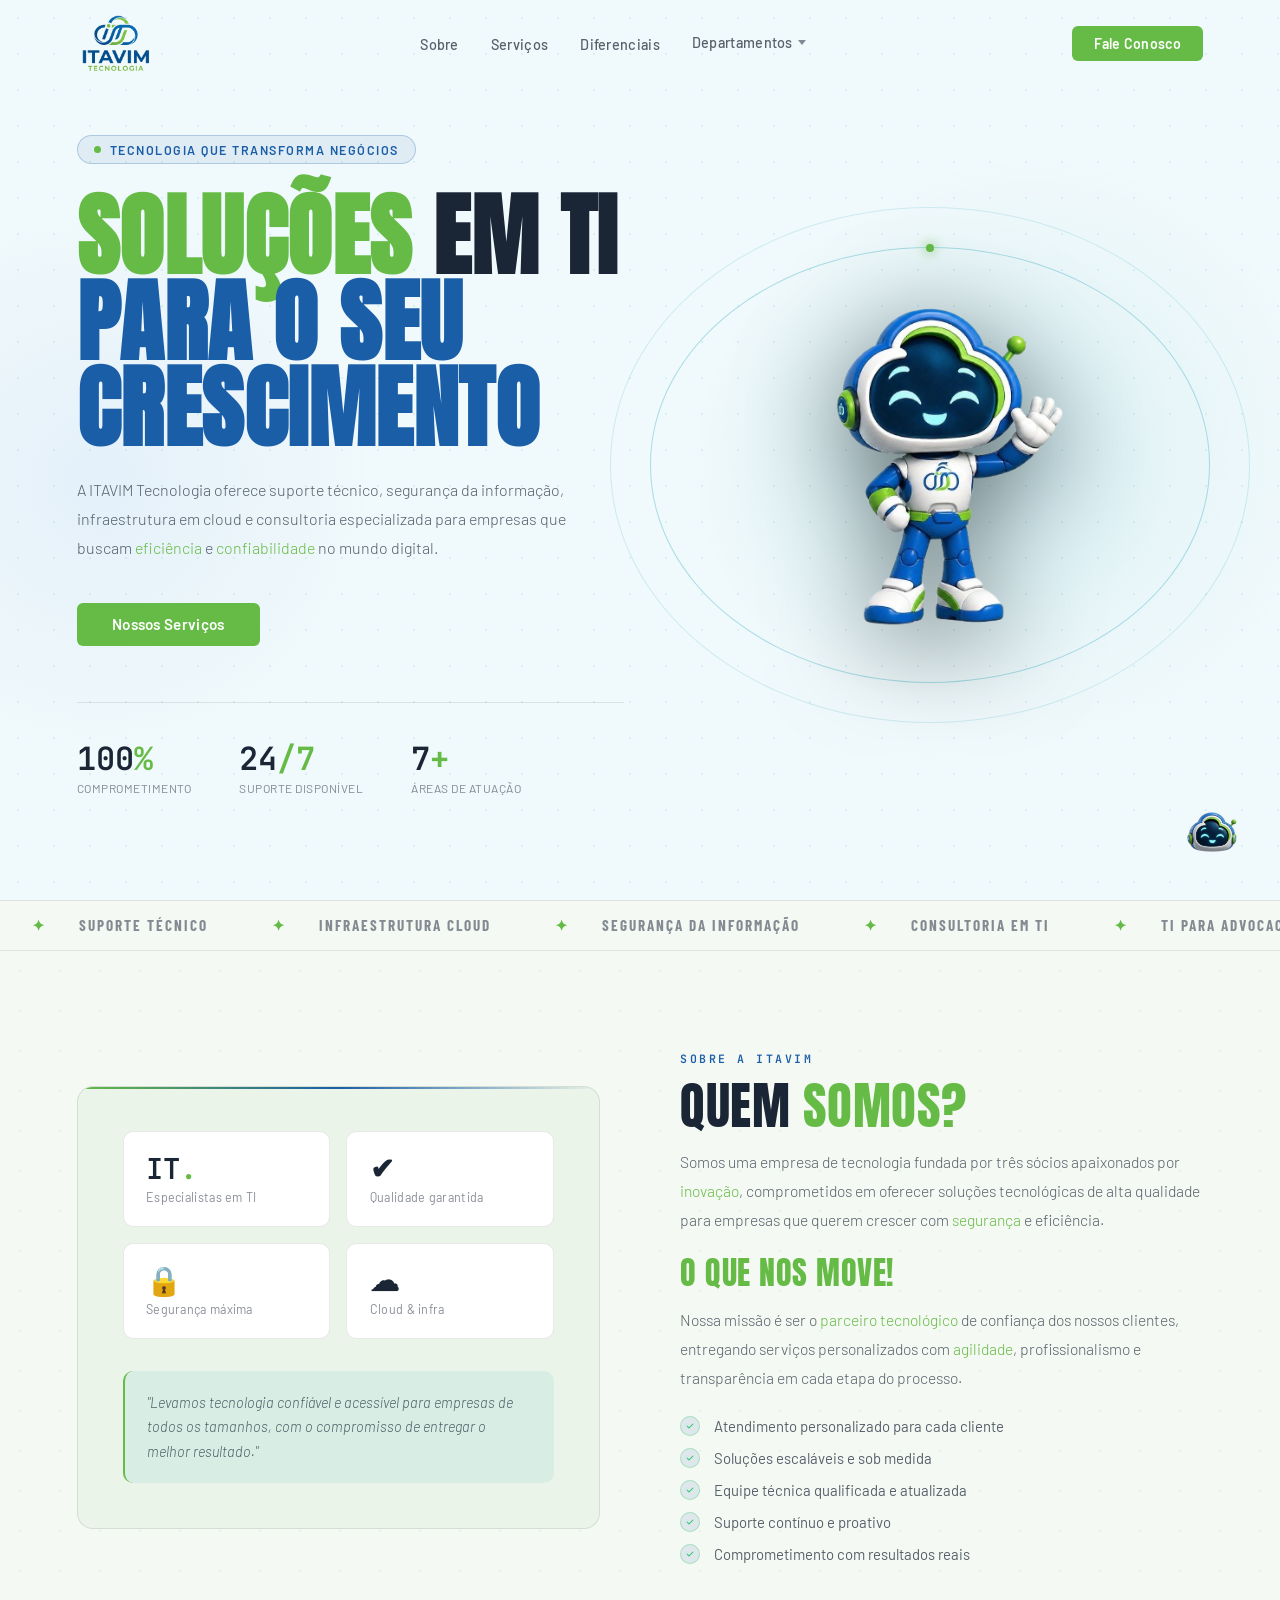
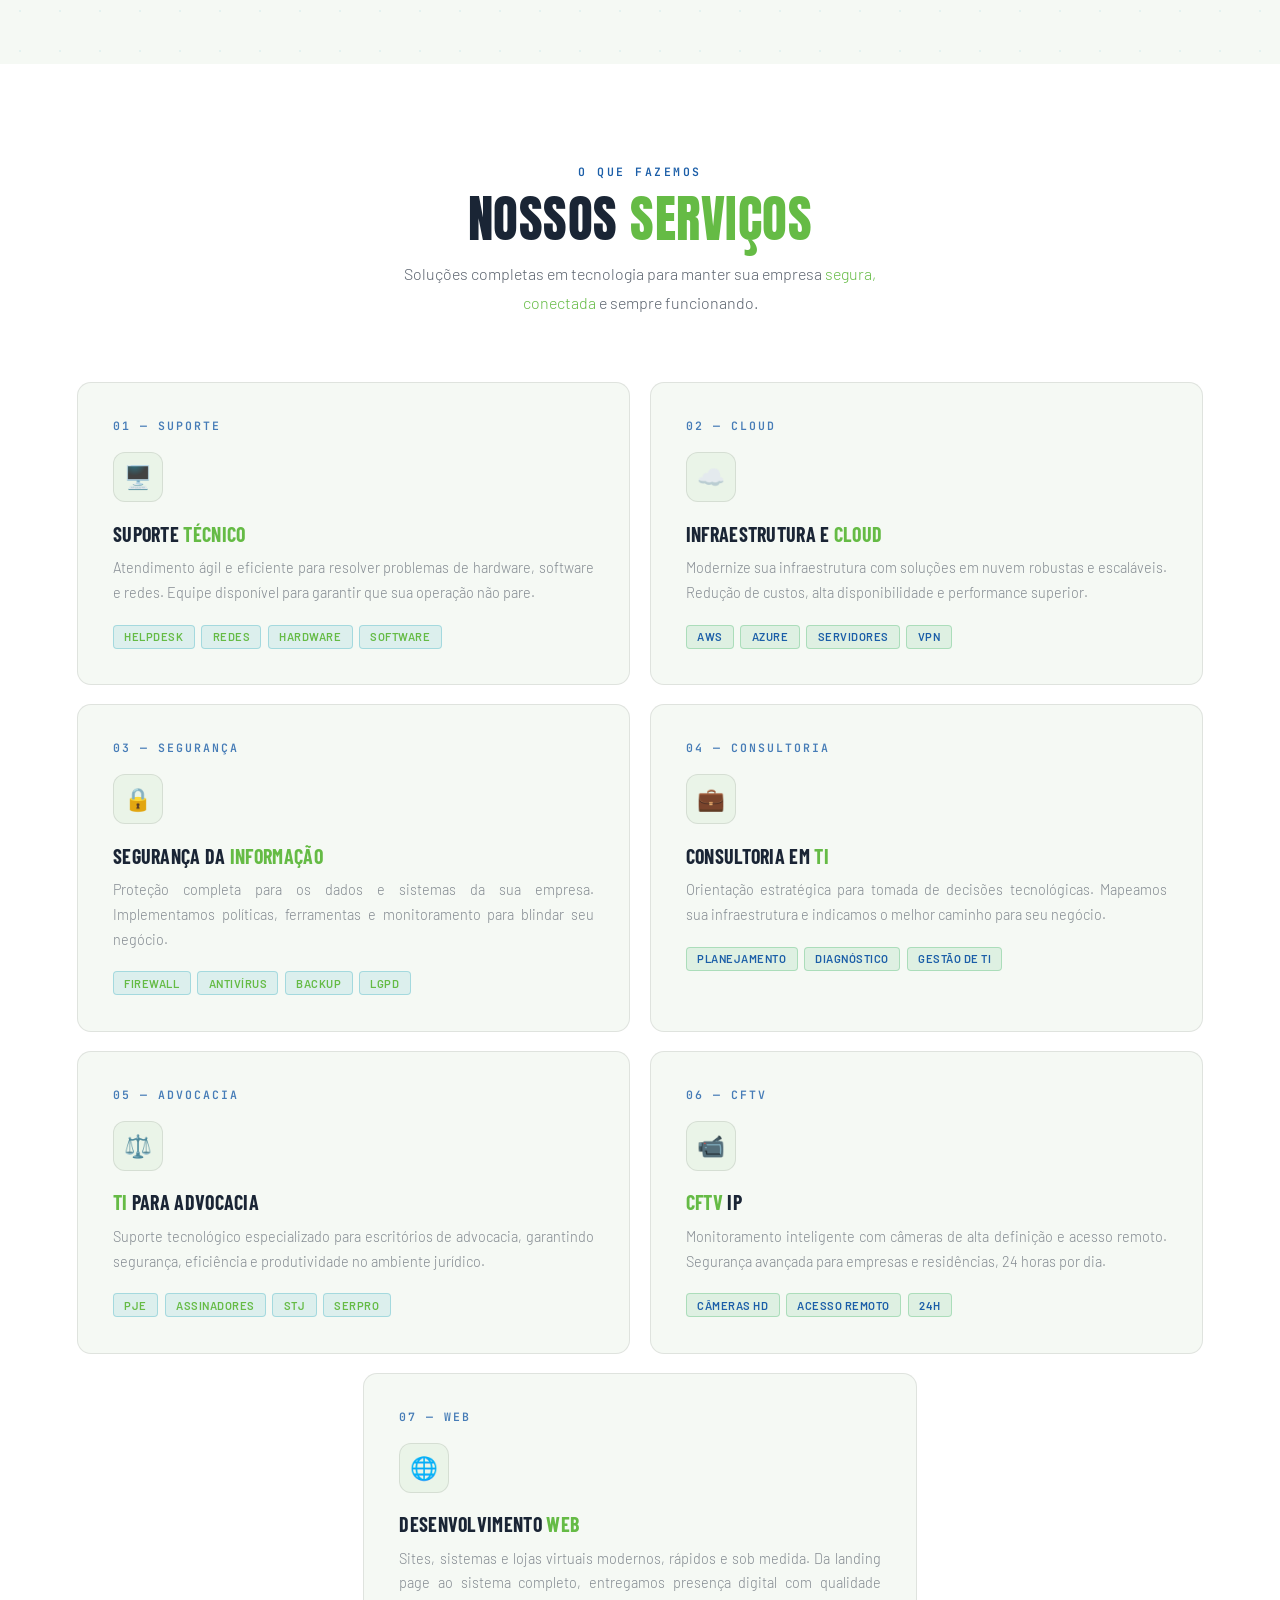
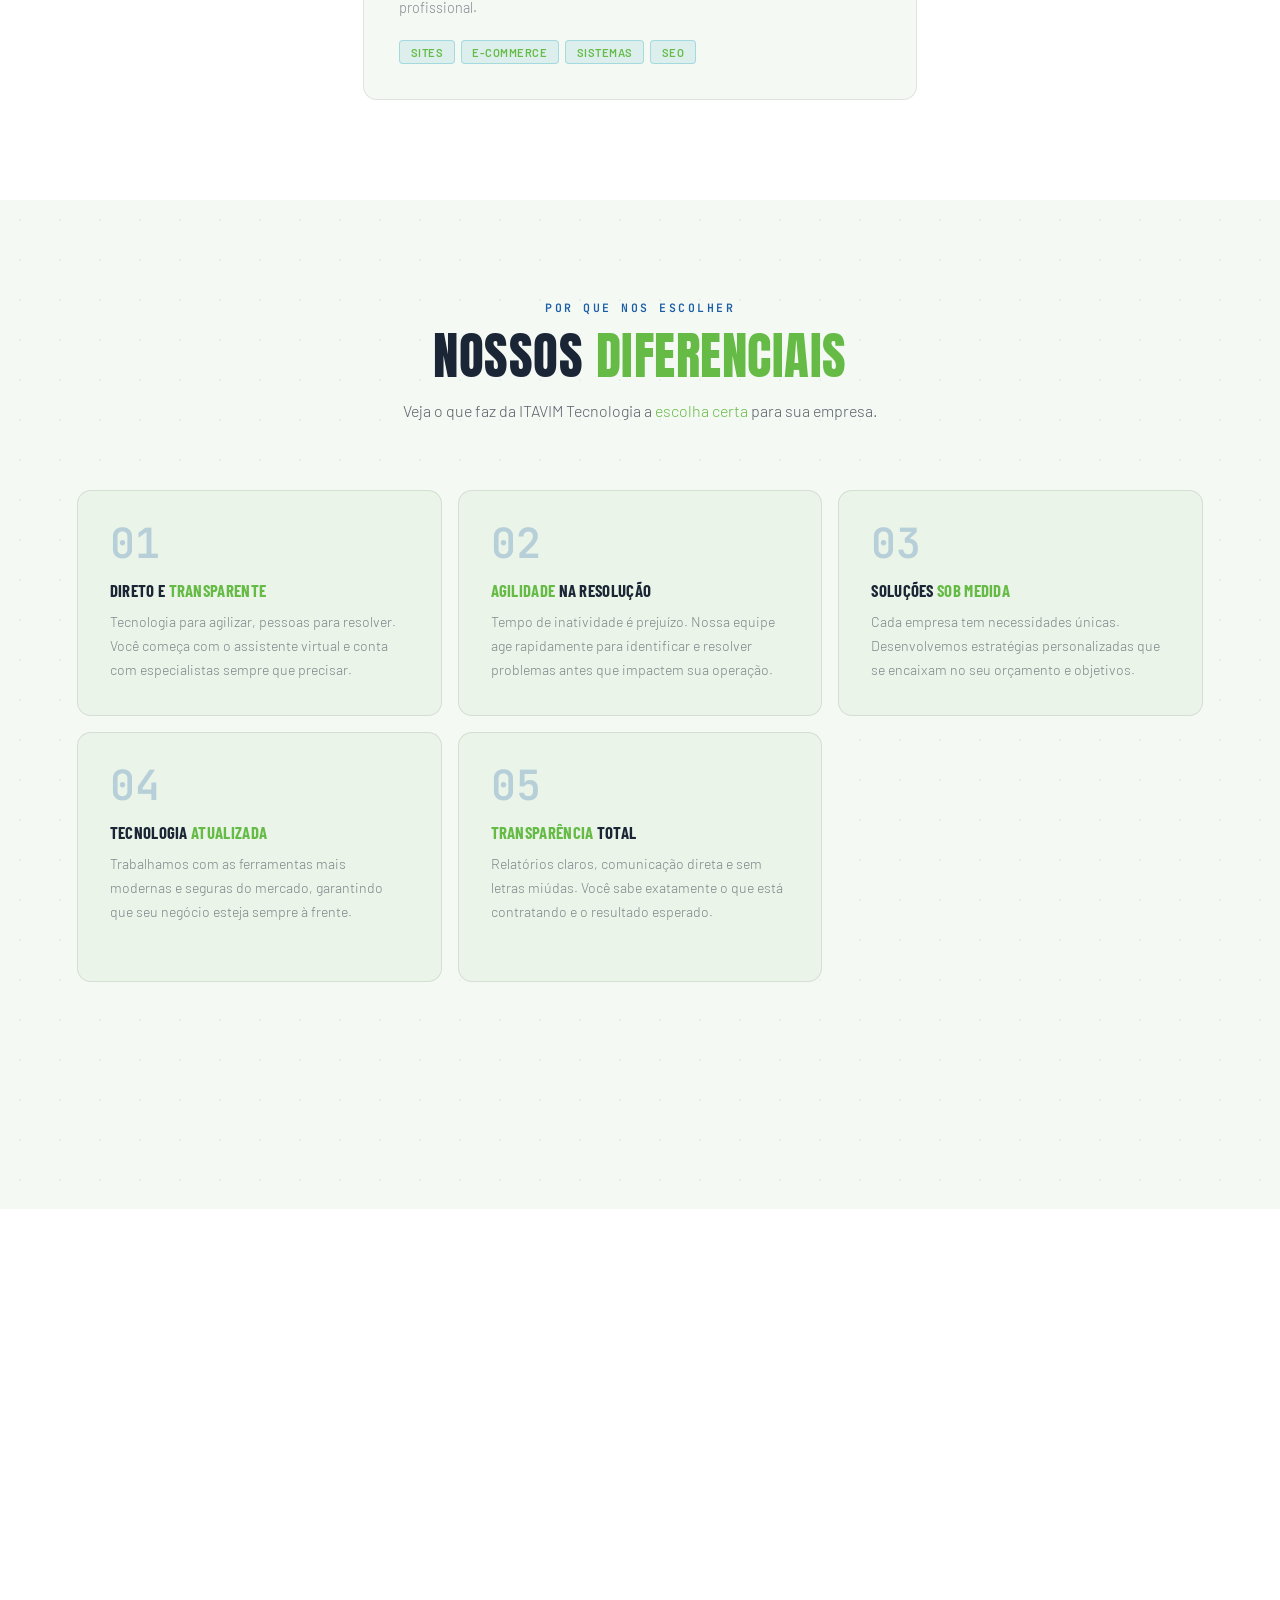
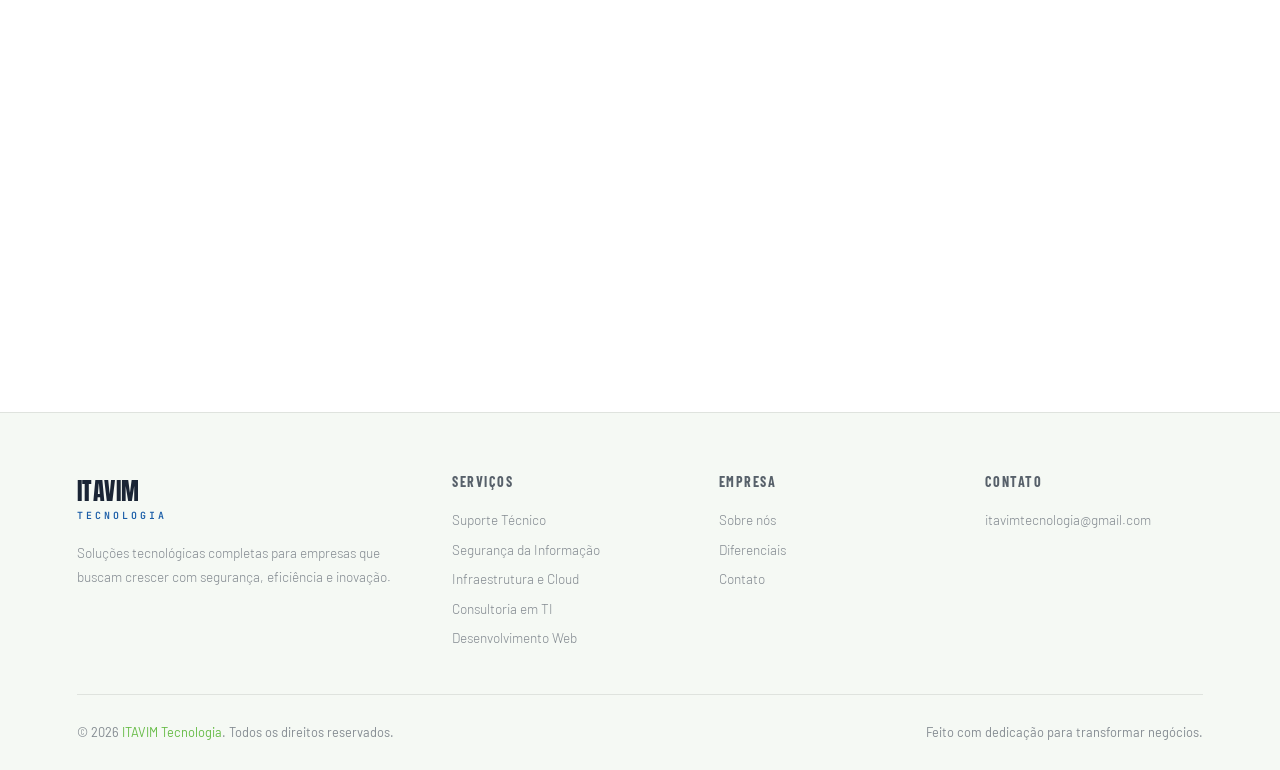
<file: index.html>
<!DOCTYPE html>
<html lang="pt-BR">
<head>
<meta charset="UTF-8"/>
<meta name="viewport" content="width=device-width, initial-scale=1.0"/>
<link rel="icon" href="imagens/nuvem.png" type="image/png"/>
<meta name="referrer" content="strict-origin-when-cross-origin"/>
<meta name="robots" content="index, follow"/>
<title>ITAVIM Tecnologia</title>
<link href="https://fonts.googleapis.com/css2?family=Anton&family=Barlow:ital,wght@0,300;0,400;0,500;0,600;1,300&family=Barlow+Condensed:wght@600;700;800&family=JetBrains+Mono:wght@400;600&display=swap" rel="stylesheet"/>
<style>
*{margin:0;padding:0;box-sizing:border-box;}
:root{
  --bg:#ffffff;
  --bg2:#f5f9f4;
  --bg3:#eaf4e8;
  --border:rgba(0,0,0,0.09);
  --border-h:rgba(101,187,69,0.35);
  --cyan:#65BB45;
  --cyan-dim:rgba(101,187,69,0.1);
  --cyan-glow:rgba(101,187,69,0.22);
  --green:#1B5EA8;
  --green-dim:rgba(27,94,168,0.1);
  --blue:#1B5EA8;
  --text:#1a2535;
  --muted:rgba(26,37,53,0.52);
  --dim:rgba(26,37,53,0.72);
}
html{scroll-behavior:smooth;}
body{font-family:'Barlow',sans-serif;color:var(--text);background:var(--bg);overflow-x:hidden;}

/* ─── FADE-UP ─── */
.fade-up{opacity:0;transform:translateY(28px);transition:opacity .65s ease,transform .65s ease;}
.fade-up.visible{opacity:1;transform:none;}

/* ─── SCROLLBAR ─── */
::-webkit-scrollbar{width:6px;}
::-webkit-scrollbar-track{background:var(--bg);}
::-webkit-scrollbar-thumb{background:var(--cyan-glow);border-radius:3px;}

/* ─── NAV ─── */
#nav{
  position:fixed;top:0;left:0;right:0;z-index:200;
  display:flex;align-items:center;justify-content:space-between;
  padding:0 6%;height:88px;
  background:transparent;
  transition:background .35s,border-color .35s;
  border-bottom:1px solid transparent;
}
#nav.scrolled{
  background:rgba(255,255,255,0.96);
  border-bottom-color:var(--border);
  backdrop-filter:blur(16px);
  box-shadow:0 1px 24px rgba(0,0,0,0.08);
}
.nav-logo{display:flex;align-items:center;text-decoration:none;}
.nav-logo img{height:78px;width:auto;}
.nav-links{display:flex;gap:2rem;list-style:none;}
.nav-links a{
  text-decoration:none;color:var(--dim);font-size:.9rem;font-weight:500;
  letter-spacing:.3px;transition:color .2s;position:relative;
}
.nav-links a::after{
  content:'';position:absolute;bottom:-4px;left:0;right:0;height:1px;
  background:var(--cyan);transform:scaleX(0);transition:transform .2s;
}
.nav-links a:hover{color:var(--text);}
.nav-links a:hover::after{transform:scaleX(1);}

/* DROPDOWN */
.nav-dropdown{position:relative;}
.nav-dropdown>a{display:flex;align-items:center;gap:.35rem;}
.nav-dropdown>a::after{display:none;}
.dd-arrow{
  display:inline-block;width:0;height:0;
  border-left:4px solid transparent;border-right:4px solid transparent;
  border-top:5px solid var(--muted);transition:transform .2s;
}
.nav-dropdown:hover>a .dd-arrow{transform:rotate(180deg);}
.nav-dropdown:hover>a{color:var(--text);}
.dropdown-menu{
  position:absolute;top:100%;left:50%;
  background:var(--bg2);border:1px solid var(--border);
  border-radius:10px;box-shadow:0 16px 48px rgba(0,0,0,.6);
  min-width:180px;padding:10px 0 8px;
  opacity:0;pointer-events:none;
  transform:translateX(-50%) translateY(-6px);
  transition:opacity .2s,transform .2s;z-index:300;
}
.nav-dropdown:hover .dropdown-menu{opacity:1;pointer-events:all;transform:translateX(-50%) translateY(0);}
.dropdown-menu a{
  display:flex;align-items:center;gap:.6rem;
  padding:.6rem 1.2rem;font-size:.85rem;font-weight:500;
  color:var(--dim);text-decoration:none;
  transition:color .15s,background .15s;white-space:nowrap;
}
.dropdown-menu a:hover{background:var(--cyan-dim);color:var(--cyan);}
.dd-dot{display:inline-block;width:6px;height:6px;border-radius:50%;flex-shrink:0;}

.nav-cta{
  background:var(--cyan);color:#fff;
  padding:.55rem 1.4rem;border-radius:6px;
  font-family:'Barlow',sans-serif;font-weight:600;font-size:.88rem;
  letter-spacing:.3px;cursor:pointer;transition:box-shadow .25s,transform .2s;
  text-decoration:none;
}
.nav-cta:hover{box-shadow:0 0 22px var(--cyan-glow);transform:translateY(-1px);}

/* ─── HERO ─── */
.hero{
  min-height:100vh;
  background:var(--bg);
  display:grid;grid-template-columns:1fr 1fr;align-items:center;
  position:relative;overflow:hidden;
  padding:110px 6% 80px;gap:2rem;
}
.hero-bg-grid{position:absolute;inset:0;pointer-events:none;background:rgba(0,153,179,.06);}
.hero-dots{
  position:absolute;inset:0;pointer-events:none;
  background-image:radial-gradient(rgba(0,153,179,.1) 1px,transparent 1px);
  background-size:36px 36px;
}
.hero-glow-l{
  position:absolute;left:-200px;top:20%;
  width:600px;height:600px;border-radius:50%;
  background:radial-gradient(circle,rgba(37,99,235,.06) 0%,transparent 65%);
  pointer-events:none;
}
.hero-glow-r{
  position:absolute;right:-100px;top:50%;transform:translateY(-50%);
  width:700px;height:700px;border-radius:50%;
  background:radial-gradient(circle,rgba(0,153,179,.07) 0%,transparent 60%);
  pointer-events:none;
}
.hero-content{position:relative;z-index:2;}
.hero-badge{
  display:inline-flex;align-items:center;gap:.55rem;
  background:rgba(27,94,168,.08);border:1px solid rgba(27,94,168,.25);
  color:var(--blue);font-size:.78rem;font-weight:600;letter-spacing:1.5px;
  text-transform:uppercase;padding:.4rem 1rem;border-radius:30px;
  margin-bottom:1.8rem;
}
.badge-dot{
  width:7px;height:7px;border-radius:50%;background:var(--cyan);
  animation:pulse 2s infinite;
}
@keyframes pulse{0%,100%{opacity:1;box-shadow:0 0 0 0 var(--cyan-glow);}50%{opacity:.5;box-shadow:0 0 0 6px transparent;}}

.hero h1{
  font-family:'Anton',sans-serif;
  font-size:clamp(3.4rem,7vw,5.8rem);
  line-height:.96;letter-spacing:.5px;
  color:var(--text);margin-bottom:1.6rem;
  text-transform:uppercase;
}
.hero h1 .line2{
  color:var(--blue);
}
.hero-desc{
  color:var(--dim);font-size:1rem;line-height:1.8;
  margin-bottom:2.5rem;max-width:490px;font-weight:300;
}
.hero-actions{display:flex;gap:.9rem;flex-wrap:wrap;}
.btn-primary{
  background:var(--cyan);color:#fff;
  padding:.8rem 2.2rem;border:none;border-radius:6px;
  font-family:'Barlow',sans-serif;font-weight:600;font-size:.95rem;
  cursor:pointer;text-decoration:none;display:inline-block;letter-spacing:.3px;
  transition:box-shadow .25s,transform .2s;
}
.btn-primary:hover{box-shadow:0 0 30px var(--cyan-glow);transform:translateY(-2px);}
.btn-outline{
  background:transparent;color:var(--text);
  padding:.8rem 2rem;border:1px solid var(--border);border-radius:6px;
  font-family:'Barlow',sans-serif;font-weight:500;font-size:.95rem;
  cursor:pointer;text-decoration:none;display:inline-block;
  transition:border-color .2s,background .2s;
}
.btn-outline:hover{border-color:var(--cyan);background:var(--cyan-dim);}

.hero-stats{
  display:flex;gap:3rem;margin-top:3.5rem;
  padding-top:2.5rem;border-top:1px solid var(--border);
}
.stat-num{
  font-family:'JetBrains Mono',monospace;font-weight:600;font-size:2rem;
  color:var(--text);line-height:1;
}
.stat-num .accent{color:var(--cyan);}
.stat-lbl{color:var(--muted);font-size:.75rem;margin-top:.35rem;letter-spacing:.5px;text-transform:uppercase;}

/* Mascote */
.hero-visual{
  position:relative;z-index:2;
  display:flex;align-items:center;justify-content:center;
}
.mascote-wrap{
  position:relative;display:inline-flex;align-items:center;justify-content:center;
}
.mascote-ring{
  position:absolute;inset:-30px;border-radius:50%;
  border:1px solid rgba(0,153,179,.3);
  animation:spin 18s linear infinite;
}
.mascote-ring::before{
  content:'';position:absolute;top:-4px;left:50%;transform:translateX(-50%);
  width:8px;height:8px;border-radius:50%;background:var(--cyan);
  box-shadow:0 0 12px var(--cyan);
}
@keyframes spin{from{transform:rotate(0deg);}to{transform:rotate(360deg);}}
.mascote-ring2{
  position:absolute;inset:-70px;border-radius:50%;
  border:1px solid rgba(0,153,179,.15);
  animation:spin 32s linear infinite reverse;
}
.mascote-glow{
  position:absolute;inset:-40px;border-radius:50%;
  background:radial-gradient(circle,rgba(0,153,179,.1) 0%,transparent 65%);
}
.mascote-img{
  width:100%;max-width:500px;position:relative;z-index:1;
  filter:drop-shadow(0 20px 50px rgba(0,0,0,.5));
  animation:float 5s ease-in-out infinite;
}
@keyframes float{0%,100%{transform:translateY(0);}50%{transform:translateY(-16px);}}

/* ─── TICKER ─── */
.ticker{
  background:var(--bg2);border-top:1px solid var(--border);border-bottom:1px solid var(--border);
  padding:.9rem 0;overflow:hidden;white-space:nowrap;
}
.ticker-inner{
  display:inline-flex;gap:0;
  animation:ticker 22s linear infinite;
}
@keyframes ticker{from{transform:translateX(0);}to{transform:translateX(-50%);}}
.ticker-item{
  font-family:'Barlow Condensed',sans-serif;font-weight:700;font-size:.95rem;
  letter-spacing:2px;text-transform:uppercase;color:var(--muted);
  padding:0 2rem;
}
.ticker-item span{color:var(--cyan);margin-right:2rem;}

/* ─── SECTIONS ─── */
section{padding:100px 6%;}
.sec-tag{
  font-family:'JetBrains Mono',monospace;font-size:.72rem;font-weight:600;
  color:var(--blue);letter-spacing:2.5px;text-transform:uppercase;
  margin-bottom:.9rem;display:block;
}
.sec-title{
  font-family:'Anton',sans-serif;font-weight:400;text-transform:uppercase;
  font-size:clamp(2.2rem,4vw,3.2rem);line-height:1;
  color:var(--text);letter-spacing:.5px;margin-bottom:1rem;
}
.sec-title .accent{color:var(--cyan);}
.accent{color:var(--cyan);}
.sec-sub{color:var(--dim);font-size:1rem;line-height:1.8;font-weight:300;max-width:520px;}
.sec-head{margin-bottom:4rem;}
.sec-head.center{text-align:center;}
.sec-head.center .sec-sub{margin:0 auto;}

/* ─── ABOUT ─── */
.about{background:var(--bg2);position:relative;overflow:hidden;}
.about::before{
  content:'';position:absolute;inset:0;pointer-events:none;
  background-image:radial-gradient(rgba(0,153,179,.07) 1px,transparent 1px);
  background-size:40px 40px;
}
.about-grid{display:grid;grid-template-columns:1fr 1fr;gap:5rem;align-items:center;position:relative;z-index:1;}
.about-card{
  background:var(--bg3);border:1px solid var(--border);
  border-radius:16px;padding:2.8rem;position:relative;overflow:hidden;
}
.about-card::after{
  content:'';position:absolute;top:0;left:0;right:0;height:2px;
  background:linear-gradient(90deg,var(--cyan),var(--blue),transparent);
}
.about-kpi-grid{display:grid;grid-template-columns:1fr 1fr;gap:1rem;margin-bottom:2rem;}
.kpi{
  background:var(--bg);border:1px solid var(--border);border-radius:10px;
  padding:1.4rem;transition:border-color .2s;
}
.kpi:hover{border-color:var(--border-h);}
.kpi-num{
  font-family:'JetBrains Mono',monospace;font-weight:600;font-size:1.8rem;
  color:var(--text);line-height:1;
}
.kpi-num .g{color:var(--cyan);}
.kpi-lbl{color:var(--muted);font-size:.78rem;margin-top:.4rem;font-weight:400;letter-spacing:.3px;}
.about-quote{
  background:rgba(0,153,179,.08);border-radius:10px;
  padding:1.2rem 1.4rem;border-left:2px solid var(--cyan);
}
.about-quote p{color:var(--dim);font-size:.9rem;line-height:1.7;font-style:italic;font-weight:300;}
.about-text .sec-title{margin-bottom:1rem;}
.about-text p{color:var(--dim);font-size:.98rem;line-height:1.85;margin-bottom:1.4rem;font-weight:300;}
.about-list{list-style:none;display:flex;flex-direction:column;gap:.75rem;margin-top:1.5rem;}
.about-list li{
  display:flex;align-items:center;gap:.85rem;
  color:var(--dim);font-size:.93rem;
}
.about-list li::before{
  content:'';width:18px;height:18px;border-radius:50%;flex-shrink:0;
  background:var(--green-dim);border:1px solid rgba(34,197,94,.3);
  background-image:url("data:image/svg+xml,%3Csvg xmlns='http://www.w3.org/2000/svg' viewBox='0 0 20 20' fill='%2322c55e'%3E%3Cpath fill-rule='evenodd' d='M16.707 5.293a1 1 0 010 1.414l-8 8a1 1 0 01-1.414 0l-4-4a1 1 0 011.414-1.414L8 12.586l7.293-7.293a1 1 0 011.414 0z' clip-rule='evenodd'/%3E%3C/svg%3E");
  background-size:10px;background-repeat:no-repeat;background-position:center;
}

/* ─── SERVICES ─── */
.services{background:var(--bg);}
.services-grid{display:grid;grid-template-columns:repeat(2,1fr);gap:1.2rem;}
.services-grid .service-card:last-child:nth-child(odd){grid-column:1/-1;max-width:calc(50% - 0.6rem);margin:0 auto;}
.service-card{
  background:var(--bg2);border:1px solid var(--border);
  border-radius:14px;padding:2.2rem;
  transition:border-color .25s,box-shadow .25s,transform .25s;
  position:relative;overflow:hidden;
  text-decoration:none;color:inherit;display:block;
}
.service-card::before{
  content:'';position:absolute;top:0;left:0;right:0;height:2px;
  background:linear-gradient(90deg,var(--cyan),var(--blue));
  transform:scaleX(0);transition:transform .35s;transform-origin:left;
}
.service-card:hover{
  border-color:var(--border-h);
  box-shadow:0 8px 40px rgba(0,0,0,.08);
  transform:translateY(-4px);
}
.service-card:hover::before{transform:scaleX(1);}
.service-num{
  font-family:'JetBrains Mono',monospace;font-size:.72rem;font-weight:600;
  color:var(--blue);letter-spacing:2px;margin-bottom:1.2rem;display:block;opacity:.8;
}
.service-icon{
  width:50px;height:50px;border-radius:12px;
  display:flex;align-items:center;justify-content:center;
  margin-bottom:1.2rem;font-size:1.4rem;
  background:var(--bg3);border:1px solid var(--border);
}
.service-card h3{
  font-family:'Barlow Condensed',sans-serif;font-weight:700;font-size:1.25rem;
  letter-spacing:.3px;color:var(--text);margin-bottom:.65rem;text-transform:uppercase;
}
.service-card p{color:var(--muted);font-size:.9rem;line-height:1.72;font-weight:300;text-align:justify;}
.service-tags{display:flex;flex-wrap:wrap;gap:.4rem;margin-top:1.2rem;}
.tag{
  font-size:.7rem;font-weight:600;padding:.28rem .65rem;border-radius:4px;
  letter-spacing:.5px;text-transform:uppercase;
}
.tag-c{background:rgba(0,153,179,.1);color:var(--cyan);border:1px solid rgba(0,153,179,.25);}
.tag-g{background:rgba(22,163,74,.1);color:var(--green);border:1px solid rgba(22,163,74,.25);}

/* ─── WHY ─── */
.why{background:var(--bg2);position:relative;overflow:hidden;}
.why::before{
  content:'';position:absolute;inset:0;pointer-events:none;
  background-image:radial-gradient(rgba(0,153,179,.07) 1px,transparent 1px);
  background-size:40px 40px;
}
.why-inner{position:relative;z-index:1;}
.why-grid{display:grid;grid-template-columns:repeat(3,1fr);gap:1rem;margin-top:3.5rem;}
.why-card{
  background:var(--bg3);border:1px solid var(--border);
  border-radius:14px;padding:2rem;
  transition:border-color .25s,transform .25s;
}
.why-card:hover{border-color:var(--border-h);transform:translateY(-3px);}
.why-num{
  font-family:'JetBrains Mono',monospace;font-weight:600;font-size:2.6rem;
  color:rgba(27,94,168,.25);line-height:1;margin-bottom:1rem;
}
.why-card h4{
  font-family:'Barlow Condensed',sans-serif;font-weight:700;font-size:1.05rem;
  letter-spacing:.3px;color:var(--text);margin-bottom:.6rem;text-transform:uppercase;
}
.why-card p{color:var(--muted);font-size:.88rem;line-height:1.72;font-weight:300;}
.why-strip{
  display:flex;align-items:center;gap:1.2rem;
  background:rgba(34,197,94,.07);border:1px solid rgba(34,197,94,.18);
  border-radius:12px;padding:1.4rem 2rem;margin-top:2rem;
}
.why-strip-icon{font-size:1.6rem;flex-shrink:0;}
.why-strip p{color:var(--dim);font-size:.93rem;line-height:1.65;font-weight:300;}
.why-strip strong{color:var(--cyan);font-weight:600;}

/* ─── CONTACT ─── */
.contact{background:var(--bg);}
.contact-grid{display:grid;grid-template-columns:1fr 1.3fr;gap:5rem;align-items:start;}
.contact-info .sec-title{margin-bottom:1rem;}
.contact-info>p{color:var(--dim);font-size:.98rem;line-height:1.85;font-weight:300;margin-bottom:2rem;}
.contact-items{display:flex;flex-direction:column;gap:1rem;}
.contact-item{
  display:flex;align-items:center;gap:1rem;
  padding:1rem 1.2rem;background:var(--bg2);border-radius:10px;
  border:1px solid var(--border);transition:border-color .2s;
}
.contact-item:hover{border-color:var(--border-h);}
.contact-item-icon{
  width:38px;height:38px;border-radius:9px;
  display:flex;align-items:center;justify-content:center;font-size:1rem;
  flex-shrink:0;background:var(--bg3);border:1px solid var(--border);
}
.contact-item-text strong{font-size:.78rem;font-weight:700;color:var(--dim);display:block;margin-bottom:.1rem;letter-spacing:.3px;text-transform:uppercase;}
.contact-item-text span{font-size:.9rem;color:var(--muted);font-weight:300;}
.contact-form{
  background:var(--bg2);border-radius:16px;
  padding:2.5rem;border:1px solid var(--border);
}
.form-row{display:grid;grid-template-columns:1fr 1fr;gap:1rem;margin-bottom:1rem;}
.form-group{display:flex;flex-direction:column;gap:.4rem;margin-bottom:1rem;}
.form-group label{font-size:.78rem;font-weight:600;color:var(--dim);letter-spacing:.5px;text-transform:uppercase;}
.form-group input,.form-group select,.form-group textarea{
  padding:.7rem 1rem;border:1px solid var(--border);border-radius:7px;
  font-family:'Barlow',sans-serif;font-size:.92rem;color:var(--text);
  background:var(--bg3);transition:border-color .2s,box-shadow .2s;outline:none;
}
.form-group select option{background:var(--bg3);color:var(--text);}
.form-group input:focus,.form-group select:focus,.form-group textarea:focus{
  border-color:var(--cyan);box-shadow:0 0 0 3px rgba(0,210,230,.08);
}
.form-group textarea{resize:vertical;min-height:120px;}
.btn-submit{
  width:100%;background:var(--cyan);color:#fff;
  border:none;padding:.85rem;border-radius:7px;
  font-family:'Barlow',sans-serif;font-weight:700;font-size:.95rem;letter-spacing:.5px;
  cursor:pointer;transition:box-shadow .25s,transform .15s;margin-top:.5rem;
  text-transform:uppercase;
}
.btn-submit:hover{box-shadow:0 0 28px var(--cyan-glow);transform:translateY(-1px);}
.required-mark{color:#f87171;font-weight:700;margin-left:2px;}
.required-note{font-size:.76rem;color:var(--muted);margin-top:-.25rem;margin-bottom:.5rem;}
.form-group input:invalid.touched,
.form-group select:invalid.touched,
.form-group textarea:invalid.touched{border-color:#f87171;box-shadow:0 0 0 2px rgba(248,113,113,.1);}

/* ─── FLOAT WIDGET ─── */
#float-widget{
  position:fixed;bottom:28px;right:28px;left:auto;z-index:7999;
  width:fit-content;display:flex;flex-direction:column;align-items:flex-end;gap:.85rem;
  transition:opacity .2s,visibility .2s;
}
#float-widget.hidden{opacity:0;visibility:hidden;pointer-events:none;}
#float-menu{
  display:flex;flex-direction:column;align-items:flex-end;gap:.7rem;
  opacity:0;pointer-events:none;transform:translateY(10px);
  transition:opacity .25s,transform .25s;
}
#float-menu.open{opacity:1;pointer-events:all;transform:translateY(0);}
.float-item{display:flex;align-items:center;gap:.75rem;}
.float-label{
  background:rgba(255,255,255,.92);color:var(--text);
  font-size:.78rem;padding:.32rem .85rem;border-radius:20px;
  white-space:nowrap;font-family:'Barlow',sans-serif;
  border:1px solid var(--border);backdrop-filter:blur(8px);
  box-shadow:0 2px 10px rgba(0,0,0,.1);
}
.float-btn{
  display:flex;align-items:center;gap:.5rem;
  padding:.58rem 1.15rem;border-radius:30px;
  font-family:'Barlow',sans-serif;font-weight:600;font-size:.88rem;
  text-decoration:none;white-space:nowrap;
  box-shadow:0 4px 14px rgba(0,0,0,.35);
  transition:transform .15s,box-shadow .15s;
}
.float-btn:hover{transform:translateY(-2px);box-shadow:0 6px 20px rgba(0,0,0,.4);}
.float-btn svg{flex-shrink:0;}
.float-whatsapp{background:#25d366;color:#fff;}
.float-instagram{
  background:linear-gradient(45deg,#FFDC80,#FCB045,#FD1D1D,#833AB4,#5851DB);
  color:#fff;
}
#widget-toggle-btn{
  width:80px;height:80px;border-radius:50%;
  background:transparent;color:var(--cyan);border:none;
  display:flex;align-items:center;justify-content:center;
  cursor:pointer;box-shadow:none;
  transition:filter .2s,transform .2s;
}
#widget-toggle-btn:hover{filter:brightness(1.1);transform:scale(1.08);}
#widget-icon-open{display:flex;}
#widget-icon-close{display:none;}
#widget-toggle-btn.active #widget-icon-open{display:none;}
#widget-toggle-btn.active #widget-icon-close{display:flex;}
#widget-icon-open{position:relative;display:flex;align-items:center;justify-content:center;}
.vim-img{position:absolute;transition:opacity .4s ease-in-out;top:50%;left:50%;transform:translate(-50%,-50%);mix-blend-mode:normal;}
.vim-1{opacity:1;z-index:2;}
.vim-2{opacity:0;z-index:1;}
#widget-toggle-btn:hover .vim-1{opacity:0;}
#widget-toggle-btn:hover .vim-2{opacity:1;}

/* ─── FOOTER ─── */
footer{background:var(--bg2);border-top:1px solid var(--border);padding:60px 6% 30px;}
.footer-top{
  display:grid;grid-template-columns:1.5fr 1fr 1fr 1fr;
  gap:3rem;padding-bottom:3rem;border-bottom:1px solid var(--border);
}
.footer-brand .logo-text{
  font-family:'Anton',sans-serif;font-size:1.5rem;letter-spacing:.5px;
  color:var(--text);text-transform:uppercase;
}
.footer-brand .logo-sub{
  font-family:'JetBrains Mono',monospace;font-size:.62rem;color:var(--blue);
  font-weight:600;letter-spacing:3px;text-transform:uppercase;display:block;margin-bottom:1.2rem;
}
.footer-brand p{color:var(--muted);font-size:.85rem;line-height:1.75;font-weight:300;}
.footer-col h4{
  font-family:'Barlow Condensed',sans-serif;font-weight:700;font-size:.88rem;
  letter-spacing:1.5px;text-transform:uppercase;color:var(--dim);margin-bottom:1.2rem;
}
.footer-col ul{list-style:none;display:flex;flex-direction:column;gap:.65rem;}
.footer-col ul a{color:var(--muted);font-size:.85rem;text-decoration:none;transition:color .2s;font-weight:300;}
.footer-col ul a:hover{color:var(--cyan);}
.footer-bottom{
  display:flex;justify-content:space-between;align-items:center;
  padding-top:1.8rem;
}
.footer-bottom p{color:var(--muted);font-size:.8rem;}
.footer-bottom .hl{color:var(--cyan);}

/* ─── HAMBURGER + DRAWER ─── */
.hamburger{display:none;flex-direction:column;gap:6px;cursor:pointer;border:none;background:none;padding:6px;}
.hamburger span{display:block;width:25px;height:2px;background:var(--cyan);border-radius:2px;transition:.3s;}
.hamburger.active span:nth-child(1){transform:translateY(8px) rotate(45deg);}
.hamburger.active span:nth-child(2){opacity:0;}
.hamburger.active span:nth-child(3){transform:translateY(-8px) rotate(-45deg);}

#drawer-backdrop{
  position:fixed;inset:0;background:rgba(0,0,0,0.65);
  z-index:8000;opacity:0;pointer-events:none;transition:opacity .3s;
}
#drawer-backdrop.open{opacity:1;pointer-events:all;}
#drawer{
  position:fixed;top:0;right:0;width:75%;max-width:280px;
  height:100vh;height:100dvh;
  background:var(--bg2);z-index:8001;
  display:flex;flex-direction:column;
  transform:translateX(100%);transition:transform .3s ease;
  box-shadow:-8px 0 40px rgba(0,0,0,.5);border-left:1px solid var(--border);overflow:hidden;
}
#drawer.open{transform:translateX(0);}
.drawer-head{
  display:flex;align-items:center;justify-content:space-between;
  padding:1.2rem 1.2rem;
}
.drawer-head span{font-family:'Anton',sans-serif;font-size:1.1rem;color:var(--cyan);text-transform:uppercase;letter-spacing:1px;}
.drawer-head button{
  width:34px;height:34px;border-radius:50%;border:1px solid var(--border);
  background:var(--bg3);font-size:1rem;cursor:pointer;color:var(--dim);
  transition:background .15s;
}
.drawer-head button:hover{background:var(--bg);}
#drawer nav{display:flex;flex-direction:column;overflow-y:auto;flex:1;min-height:0;}
#drawer nav a{
  padding:1rem 1.4rem;font-family:'Barlow Condensed',sans-serif;
  font-size:1rem;font-weight:700;letter-spacing:.5px;text-transform:uppercase;
  color:var(--dim);text-decoration:none;border-bottom:1px solid var(--border);
  transition:background .15s,color .15s;text-align:center;
}
#drawer nav a:hover{background:var(--cyan-dim);color:var(--cyan);}
.drawer-foot{
  flex-shrink:0;padding:1rem 1.2rem;
  padding-bottom:max(1rem, env(safe-area-inset-bottom));
  border-top:1px solid var(--border);
}
.drawer-foot a{
  display:block;text-align:center;background:var(--cyan);color:#06090f;
  padding:.75rem;border-radius:7px;font-family:'Barlow Condensed',sans-serif;
  font-weight:700;font-size:.95rem;text-decoration:none;letter-spacing:.5px;text-transform:uppercase;
}

/* ─── RESPONSIVE ─── */
@media(max-width:800px){
  .hamburger{display:flex;}
  .nav-links,.nav-cta{display:none !important;}
  #nav{height:72px;padding:0 5%;}
  #float-widget{right:auto;left:20px;align-items:flex-start;}
  #float-menu{align-items:flex-start;}
  .float-item{flex-direction:row-reverse;}
}
@media(min-width:801px){
  #drawer,#drawer-backdrop,.hamburger{display:none !important;}
}
@media(max-width:900px){
  section{padding:70px 5%;}
  .hero{grid-template-columns:1fr;padding:100px 5% 60px;text-align:center;}
  .hero-actions{justify-content:center;}
  .hero-stats{justify-content:center;gap:1.5rem;}
  .hero-visual{justify-content:center;}
  .mascote-img{max-width:300px;}
  .about-grid,.contact-grid{grid-template-columns:1fr;gap:2.5rem;}
  .services-grid,.why-grid{grid-template-columns:1fr;}
  .services-grid .service-card:last-child:nth-child(odd){max-width:100%;grid-column:auto;}
  .footer-top{grid-template-columns:1fr 1fr;}
  .form-row{grid-template-columns:1fr;}
}
@media(max-width:580px){
  section{padding:55px 5%;}
  .hero{padding:80px 5% 40px;}
  .hero-stats{flex-wrap:wrap;gap:1.2rem;}
  .about-card{padding:1.8rem;}
  .contact-form{padding:1.5rem;}
  .footer-top{grid-template-columns:1fr;gap:2rem;}
  .footer-bottom{flex-direction:column;gap:.6rem;text-align:center;}
  .why-strip{flex-direction:column;text-align:center;}
}
</style>
</head>
<body>

<!-- DRAWER BACKDROP -->
<div id="drawer-backdrop" onclick="closeDrawer()"></div>

<!-- DRAWER -->
<div id="drawer">
  <div class="drawer-head">
    <img src="imagens/nuvem.png" alt="ITAVIM" style="height:36px;width:auto;">
    <button onclick="closeDrawer()">✕</button>
  </div>
  <nav>
    <a href="#sobre" onclick="closeDrawer()">Sobre</a>
    <a href="#servicos" onclick="closeDrawer()">Serviços</a>
    <a href="#diferenciais" onclick="closeDrawer()">Diferenciais</a>
    <a href="#" onclick="toggleDrawerDept(event)" id="drawerDeptToggle" style="display:flex;align-items:center;justify-content:center;gap:.4rem;">Departamentos <span id="deptArrow" style="display:inline-block;border-left:4px solid transparent;border-right:4px solid transparent;border-top:5px solid rgba(221,238,255,0.4);transition:transform .2s;"></span></a>
    <div id="drawerDeptMenu" style="display:none;flex-direction:column;">
      <a href="suporte-tecnico.html" target="_blank" rel="noopener noreferrer" onclick="closeDrawer()" style="background:rgba(0,210,230,.04);font-size:.85rem;padding:.75rem 1.4rem;display:flex;align-items:center;"><span style="display:inline-block;width:10px;height:2px;background:var(--cyan);margin-right:8px;border-radius:1px;flex-shrink:0;"></span>Suporte Técnico</a>
      <a href="infraestrutura-cloud.html" target="_blank" rel="noopener noreferrer" onclick="closeDrawer()" style="background:rgba(0,210,230,.04);font-size:.85rem;padding:.75rem 1.4rem;display:flex;align-items:center;"><span style="display:inline-block;width:10px;height:2px;background:#22c55e;margin-right:8px;border-radius:1px;flex-shrink:0;"></span>Infraestrutura e Cloud</a>
      <a href="seguranca-informacao.html" target="_blank" rel="noopener noreferrer" onclick="closeDrawer()" style="background:rgba(0,210,230,.04);font-size:.85rem;padding:.75rem 1.4rem;display:flex;align-items:center;"><span style="display:inline-block;width:10px;height:2px;background:var(--cyan);margin-right:8px;border-radius:1px;flex-shrink:0;"></span>Segurança da Informação</a>
      <a href="consultoria-ti.html" target="_blank" rel="noopener noreferrer" onclick="closeDrawer()" style="background:rgba(0,210,230,.04);font-size:.85rem;padding:.75rem 1.4rem;display:flex;align-items:center;"><span style="display:inline-block;width:10px;height:2px;background:#22c55e;margin-right:8px;border-radius:1px;flex-shrink:0;"></span>Consultoria em TI</a>
      <a href="ti-advocacia.html" target="_blank" rel="noopener noreferrer" onclick="closeDrawer()" style="background:rgba(0,210,230,.04);font-size:.85rem;padding:.75rem 1.4rem;display:flex;align-items:center;"><span style="display:inline-block;width:10px;height:2px;background:var(--cyan);margin-right:8px;border-radius:1px;flex-shrink:0;"></span>TI para Advocacia</a>
      <a href="cftv-ip.html" target="_blank" rel="noopener noreferrer" onclick="closeDrawer()" style="background:rgba(0,210,230,.04);font-size:.85rem;padding:.75rem 1.4rem;display:flex;align-items:center;"><span style="display:inline-block;width:10px;height:2px;background:#22c55e;margin-right:8px;border-radius:1px;flex-shrink:0;"></span>CFTV IP</a>
      <a href="desenvolvimento-web.html" target="_blank" rel="noopener noreferrer" onclick="closeDrawer()" style="background:rgba(0,210,230,.04);font-size:.85rem;padding:.75rem 1.4rem;display:flex;align-items:center;"><span style="display:inline-block;width:10px;height:2px;background:var(--cyan);margin-right:8px;border-radius:1px;flex-shrink:0;"></span>Desenvolvimento Web</a>
    </div>
  </nav>
  <div class="drawer-foot">
    <a href="#contato" onclick="closeDrawer()">Fale Conosco</a>
  </div>
</div>

<!-- NAV -->
<nav id="nav">
  <a href="#" class="nav-logo">
    <img src="imagens/logo.png" alt="ITAVIM" style="height:78px;width:auto;">
  </a>
  <button class="hamburger" id="hamburger" aria-label="Menu">
    <span></span><span></span><span></span>
  </button>
  <ul class="nav-links" id="navLinks">
    <li><a href="#sobre">Sobre</a></li>
    <li><a href="#servicos">Serviços</a></li>
    <li><a href="#diferenciais">Diferenciais</a></li>
    <li class="nav-dropdown">
      <a href="#">Departamentos <span class="dd-arrow"></span></a>
      <div class="dropdown-menu">
        <a href="suporte-tecnico.html" target="_blank" rel="noopener noreferrer"><span class="dd-dot" style="background:#00d2e6;"></span>Suporte Técnico</a>
        <a href="infraestrutura-cloud.html" target="_blank" rel="noopener noreferrer"><span class="dd-dot" style="background:#22c55e;"></span>Infraestrutura e Cloud</a>
        <a href="seguranca-informacao.html" target="_blank" rel="noopener noreferrer"><span class="dd-dot" style="background:#00d2e6;"></span>Segurança da Informação</a>
        <a href="consultoria-ti.html" target="_blank" rel="noopener noreferrer"><span class="dd-dot" style="background:#22c55e;"></span>Consultoria em TI</a>
        <a href="ti-advocacia.html" target="_blank" rel="noopener noreferrer"><span class="dd-dot" style="background:#00d2e6;"></span>TI para Advocacia</a>
        <a href="cftv-ip.html" target="_blank" rel="noopener noreferrer"><span class="dd-dot" style="background:#22c55e;"></span>CFTV IP</a>
        <a href="desenvolvimento-web.html" target="_blank" rel="noopener noreferrer"><span class="dd-dot" style="background:#00d2e6;"></span>Desenvolvimento Web</a>
      </div>
    </li>
  </ul>
  <a href="#contato" class="nav-cta">Fale Conosco</a>
</nav>

<!-- HERO -->
<section class="hero" id="inicio">
  <div class="hero-bg-grid"></div>
  <div class="hero-dots"></div>
  <div class="hero-glow-l"></div>
  <div class="hero-glow-r"></div>
  <div class="hero-content fade-up visible">
    <div class="hero-badge">
      <span class="badge-dot"></span>
      Tecnologia que transforma negócios
    </div>
    <h1>
      <span class="accent">Soluções</span> em TI<br>
      <span class="line2">Para o seu<br>Crescimento</span>
    </h1>
    <p class="hero-desc">
      A ITAVIM Tecnologia oferece suporte técnico, segurança da informação,
      infraestrutura em cloud e consultoria especializada para empresas que
      buscam <span class="accent">eficiência</span> e <span class="accent">confiabilidade</span> no mundo digital.
    </p>
    <div class="hero-actions">
      <a href="#servicos" class="btn-primary">Nossos Serviços</a>
    </div>
    <div class="hero-stats">
      <div>
        <div class="stat-num">100<span class="accent">%</span></div>
        <div class="stat-lbl">Comprometimento</div>
      </div>
      <div>
        <div class="stat-num">24<span class="accent">/7</span></div>
        <div class="stat-lbl">Suporte disponível</div>
      </div>
      <div>
        <div class="stat-num">7<span class="accent">+</span></div>
        <div class="stat-lbl">Áreas de atuação</div>
      </div>
    </div>
  </div>
  <div class="hero-visual">
    <div class="mascote-wrap">
      <div class="mascote-ring2"></div>
      <div class="mascote-ring"></div>
      <div class="mascote-glow"></div>
      <img src="imagens/mascote-removebg-preview.png" alt="Mascote ITAVIM" class="mascote-img"/>
    </div>
  </div>
</section>

<!-- TICKER -->
<div class="ticker">
  <div class="ticker-inner">
    <span class="ticker-item"><span>✦</span>Suporte Técnico</span>
    <span class="ticker-item"><span>✦</span>Infraestrutura Cloud</span>
    <span class="ticker-item"><span>✦</span>Segurança da Informação</span>
    <span class="ticker-item"><span>✦</span>Consultoria em TI</span>
    <span class="ticker-item"><span>✦</span>TI para Advocacia</span>
    <span class="ticker-item"><span>✦</span>CFTV IP</span>
    <span class="ticker-item"><span>✦</span>Desenvolvimento Web</span>
    <span class="ticker-item"><span>✦</span>Suporte Técnico</span>
    <span class="ticker-item"><span>✦</span>Infraestrutura Cloud</span>
    <span class="ticker-item"><span>✦</span>Segurança da Informação</span>
    <span class="ticker-item"><span>✦</span>Consultoria em TI</span>
    <span class="ticker-item"><span>✦</span>TI para Advocacia</span>
    <span class="ticker-item"><span>✦</span>CFTV IP</span>
    <span class="ticker-item"><span>✦</span>Desenvolvimento Web</span>
  </div>
</div>

<!-- ABOUT -->
<section class="about" id="sobre">
  <div class="about-grid">
    <div class="about-card fade-up">
      <div class="about-kpi-grid">
        <div class="kpi">
          <div class="kpi-num">IT<span class="g">.</span></div>
          <div class="kpi-lbl">Especialistas em TI</div>
        </div>
        <div class="kpi">
          <div class="kpi-num">&#x2714;<span class="g"></span></div>
          <div class="kpi-lbl">Qualidade garantida</div>
        </div>
        <div class="kpi">
          <div class="kpi-num">&#x1F512;<span class="g"></span></div>
          <div class="kpi-lbl">Segurança máxima</div>
        </div>
        <div class="kpi">
          <div class="kpi-num">&#x2601;<span class="g"></span></div>
          <div class="kpi-lbl">Cloud & infra</div>
        </div>
      </div>
      <div class="about-quote">
        <p>"Levamos tecnologia confiável e acessível para empresas de todos os tamanhos, com o compromisso de entregar o melhor resultado."</p>
      </div>
    </div>
    <div class="about-text fade-up">
      <span class="sec-tag">Sobre a ITAVIM</span>
      <h2 class="sec-title">Quem <span class="accent">somos?</span></h2>
      <p>
        Somos uma empresa de tecnologia fundada por três sócios apaixonados por <span class="accent">inovação</span>,
        comprometidos em oferecer soluções tecnológicas de alta qualidade para empresas
        que querem crescer com <span class="accent">segurança</span> e eficiência.
      </p>
      <h3 class="sec-title" style="font-size:clamp(1.5rem,2.5vw,2rem);margin-top:1rem;"><span class="accent">O que nos move!</span></h3>
      <p>
        Nossa missão é ser o <span class="accent">parceiro tecnológico</span> de confiança dos nossos clientes,
        entregando serviços personalizados com <span class="accent">agilidade</span>, profissionalismo e
        transparência em cada etapa do processo.
      </p>
      <ul class="about-list">
        <li>Atendimento personalizado para cada cliente</li>
        <li>Soluções escaláveis e sob medida</li>
        <li>Equipe técnica qualificada e atualizada</li>
        <li>Suporte contínuo e proativo</li>
        <li>Comprometimento com resultados reais</li>
      </ul>
    </div>
  </div>
</section>

<!-- SERVICES -->
<section class="services" id="servicos">
  <div class="sec-head center fade-up">
    <span class="sec-tag">O que fazemos</span>
    <h2 class="sec-title">Nossos <span class="accent">Serviços</span></h2>
    <p class="sec-sub">Soluções completas em tecnologia para manter sua empresa <span class="accent">segura, conectada</span> e sempre funcionando.</p>
  </div>
  <div class="services-grid">
    <a href="suporte-tecnico.html" class="service-card fade-up">
      <span class="service-num">01 — SUPORTE</span>
      <div class="service-icon">🖥️</div>
      <h3>Suporte <span class="accent">Técnico</span></h3>
      <p>Atendimento ágil e eficiente para resolver problemas de hardware, software e redes. Equipe disponível para garantir que sua operação não pare.</p>
      <div class="service-tags">
        <span class="tag tag-c">Helpdesk</span>
        <span class="tag tag-c">Redes</span>
        <span class="tag tag-c">Hardware</span>
        <span class="tag tag-c">Software</span>
      </div>
    </a>
    <a href="infraestrutura-cloud.html" class="service-card fade-up">
      <span class="service-num">02 — CLOUD</span>
      <div class="service-icon">☁️</div>
      <h3>Infraestrutura e <span class="accent">Cloud</span></h3>
      <p>Modernize sua infraestrutura com soluções em nuvem robustas e escaláveis. Redução de custos, alta disponibilidade e performance superior.</p>
      <div class="service-tags">
        <span class="tag tag-g">AWS</span>
        <span class="tag tag-g">Azure</span>
        <span class="tag tag-g">Servidores</span>
        <span class="tag tag-g">VPN</span>
      </div>
    </a>
    <a href="seguranca-informacao.html" class="service-card fade-up">
      <span class="service-num">03 — SEGURANÇA</span>
      <div class="service-icon">🔒</div>
      <h3>Segurança da <span class="accent">Informação</span></h3>
      <p>Proteção completa para os dados e sistemas da sua empresa. Implementamos políticas, ferramentas e monitoramento para blindar seu negócio.</p>
      <div class="service-tags">
        <span class="tag tag-c">Firewall</span>
        <span class="tag tag-c">Antivírus</span>
        <span class="tag tag-c">Backup</span>
        <span class="tag tag-c">LGPD</span>
      </div>
    </a>
    <a href="consultoria-ti.html" class="service-card fade-up">
      <span class="service-num">04 — CONSULTORIA</span>
      <div class="service-icon">💼</div>
      <h3>Consultoria em <span class="accent">TI</span></h3>
      <p>Orientação estratégica para tomada de decisões tecnológicas. Mapeamos sua infraestrutura e indicamos o melhor caminho para seu negócio.</p>
      <div class="service-tags">
        <span class="tag tag-g">Planejamento</span>
        <span class="tag tag-g">Diagnóstico</span>
        <span class="tag tag-g">Gestão de TI</span>
      </div>
    </a>
    <a href="ti-advocacia.html" class="service-card fade-up">
      <span class="service-num">05 — ADVOCACIA</span>
      <div class="service-icon">⚖️</div>
      <h3><span class="accent">TI</span> para Advocacia</h3>
      <p>Suporte tecnológico especializado para escritórios de advocacia, garantindo segurança, eficiência e produtividade no ambiente jurídico.</p>
      <div class="service-tags">
        <span class="tag tag-c">PJE</span>
        <span class="tag tag-c">Assinadores</span>
        <span class="tag tag-c">STJ</span>
        <span class="tag tag-c">SERPRO</span>
      </div>
    </a>
    <a href="cftv-ip.html" class="service-card fade-up">
      <span class="service-num">06 — CFTV</span>
      <div class="service-icon">📹</div>
      <h3><span class="accent">CFTV</span> IP</h3>
      <p>Monitoramento inteligente com câmeras de alta definição e acesso remoto. Segurança avançada para empresas e residências, 24 horas por dia.</p>
      <div class="service-tags">
        <span class="tag tag-g">Câmeras HD</span>
        <span class="tag tag-g">Acesso Remoto</span>
        <span class="tag tag-g">24h</span>
      </div>
    </a>
    <a href="desenvolvimento-web.html" class="service-card fade-up">
      <span class="service-num">07 — WEB</span>
      <div class="service-icon">🌐</div>
      <h3>Desenvolvimento <span class="accent">Web</span></h3>
      <p>Sites, sistemas e lojas virtuais modernos, rápidos e sob medida. Da landing page ao sistema completo, entregamos presença digital com qualidade profissional.</p>
      <div class="service-tags">
        <span class="tag tag-c">Sites</span>
        <span class="tag tag-c">E-commerce</span>
        <span class="tag tag-c">Sistemas</span>
        <span class="tag tag-c">SEO</span>
      </div>
    </a>
  </div>
</section>

<!-- WHY -->
<section class="why" id="diferenciais">
  <div class="why-inner">
    <div class="sec-head center fade-up">
      <span class="sec-tag">Por que nos escolher</span>
      <h2 class="sec-title">Nossos <span class="accent">Diferenciais</span></h2>
      <p class="sec-sub">Veja o que faz da ITAVIM Tecnologia a <span class="accent">escolha certa</span> para sua empresa.</p>
    </div>
    <div class="why-grid">
      <div class="why-card fade-up">
        <div class="why-num">01</div>
        <h4>Direto e <span class="accent">Transparente</span></h4>
        <p>Tecnologia para agilizar, pessoas para resolver. Você começa com o assistente virtual e conta com especialistas sempre que precisar.</p>
      </div>
      <div class="why-card fade-up">
        <div class="why-num">02</div>
        <h4><span class="accent">Agilidade</span> na Resolução</h4>
        <p>Tempo de inatividade é prejuízo. Nossa equipe age rapidamente para identificar e resolver problemas antes que impactem sua operação.</p>
      </div>
      <div class="why-card fade-up">
        <div class="why-num">03</div>
        <h4>Soluções <span class="accent">Sob Medida</span></h4>
        <p>Cada empresa tem necessidades únicas. Desenvolvemos estratégias personalizadas que se encaixam no seu orçamento e objetivos.</p>
      </div>
      <div class="why-card fade-up">
        <div class="why-num">04</div>
        <h4>Tecnologia <span class="accent">Atualizada</span></h4>
        <p>Trabalhamos com as ferramentas mais modernas e seguras do mercado, garantindo que seu negócio esteja sempre à frente.</p>
      </div>
      <div class="why-card fade-up">
        <div class="why-num">05</div>
        <h4><span class="accent">Transparência</span> Total</h4>
        <p>Relatórios claros, comunicação direta e sem letras miúdas. Você sabe exatamente o que está contratando e o resultado esperado.</p>
      </div>
      <div class="why-card fade-up">
        <div class="why-num">06</div>
        <h4>Parceria de <span class="accent">Longo Prazo</span></h4>
        <p>Não somos apenas prestadores — somos parceiros no crescimento do seu negócio, comprometidos com seus resultados no longo prazo.</p>
      </div>
    </div>
    <div class="why-strip fade-up">
      <div class="why-strip-icon">🛡️</div>
      <p><strong>Segurança e confiabilidade em primeiro lugar.</strong> Todos os nossos serviços seguem as melhores práticas do mercado e as normas da LGPD, garantindo proteção completa dos dados da sua empresa.</p>
    </div>
  </div>
</section>

<!-- CONTACT -->
<section class="contact" id="contato">
  <div class="contact-grid">
    <div class="contact-info fade-up">
      <span class="sec-tag">Fale Conosco</span>
      <h2 class="sec-title">Vamos conversar sobre o seu <span class="accent">projeto?</span></h2>
      <p>
        Estamos prontos para entender as necessidades da sua empresa e apresentar
        a <span class="accent">solução ideal</span> em tecnologia. Entre em contato e um de nossos especialistas
        retornará em breve.
      </p>
      <div class="contact-items">
        <div class="contact-item">
          <div class="contact-item-icon">📧</div>
          <div class="contact-item-text">
            <strong>E-mail</strong>
            <span>itavimtecnologia@gmail.com</span>
          </div>
        </div>
        <div class="contact-item">
          <div class="contact-item-icon">📱</div>
          <div class="contact-item-text">
            <strong>WhatsApp</strong>
            <span>(21) 97449-0036</span>
          </div>
        </div>
        <div class="contact-item">
          <div class="contact-item-icon">📍</div>
          <div class="contact-item-text">
            <strong>Localização</strong>
            <span>Nova Iguaçu - RJ</span>
          </div>
        </div>
        <div class="contact-item">
          <div class="contact-item-icon">⏰</div>
          <div class="contact-item-text">
            <strong>Horário de atendimento</strong>
            <span>Seg–Sex: 08h às 18h</span>
          </div>
        </div>
      </div>
    </div>
    <div class="contact-form fade-up">
      <form id="contactForm" novalidate>
        <div class="form-row">
          <div class="form-group">
            <label for="nome">Nome completo <span class="required-mark">*</span></label>
            <input id="nome" name="nome" type="text" placeholder="Seu nome" autocomplete="name" required/>
          </div>
          <div class="form-group">
            <label for="empresa">Empresa</label>
            <input id="empresa" name="empresa" type="text" placeholder="Nome da empresa" autocomplete="organization"/>
          </div>
        </div>
        <div class="form-row">
          <div class="form-group">
            <label for="email">E-mail <span class="required-mark">*</span></label>
            <input id="email" name="email" type="email" placeholder="seu@email.com" autocomplete="email" required/>
          </div>
          <div class="form-group">
            <label for="telefone">Telefone <span class="required-mark">*</span></label>
            <input id="telefone" name="telefone" type="tel" placeholder="(XX) XXXXX-XXXX" autocomplete="tel" required/>
          </div>
        </div>
        <div class="form-group">
          <label for="servico">Serviço de interesse <span class="required-mark">*</span></label>
          <select id="servico" name="servico" required>
            <option value="">Selecione um serviço</option>
            <option value="suporte">Suporte Técnico</option>
            <option value="seguranca">Segurança da Informação</option>
            <option value="infraestrutura">Infraestrutura e Cloud</option>
            <option value="consultoria">Consultoria em TI</option>
            <option value="cftv">CFTV IP</option>
            <option value="advocacia">TI para Advocacia</option>
            <option value="outros">Outros</option>
          </select>
        </div>
        <div class="form-group">
          <label for="mensagem">Mensagem <span class="required-mark">*</span></label>
          <textarea id="mensagem" name="mensagem" placeholder="Descreva brevemente sua necessidade ou projeto..." required></textarea>
        </div>
        <p class="required-note"><span class="required-mark">*</span> Campos obrigatórios</p>
        <button type="submit" class="btn-submit">Enviar Mensagem</button>
      </form>
    </div>
  </div>
</section>

<!-- FLOAT WIDGET -->
<div id="float-widget">
  <div id="float-menu">
    <div class="float-item">
      <span class="float-label">Para maiores informações</span>
      <a href="https://wa.me/5521974490036" target="_blank" rel="noopener" class="float-btn float-whatsapp">
        <svg width="18" height="18" viewBox="0 0 24 24" fill="currentColor"><path d="M17.472 14.382c-.297-.149-1.758-.867-2.03-.967-.273-.099-.471-.148-.67.15-.197.297-.767.966-.94 1.164-.173.199-.347.223-.644.075-.297-.15-1.255-.463-2.39-1.475-.883-.788-1.48-1.761-1.653-2.059-.173-.297-.018-.458.13-.606.134-.133.298-.347.446-.52.149-.174.198-.298.298-.497.099-.198.05-.371-.025-.52-.075-.149-.669-1.612-.916-2.207-.242-.579-.487-.5-.669-.51-.173-.008-.371-.01-.57-.01-.198 0-.52.074-.792.372-.272.297-1.04 1.016-1.04 2.479 0 1.462 1.065 2.875 1.213 3.074.149.198 2.096 3.2 5.077 4.487.709.306 1.262.489 1.694.625.712.227 1.36.195 1.871.118.571-.085 1.758-.719 2.006-1.413.248-.694.248-1.289.173-1.413-.074-.124-.272-.198-.57-.347m-5.421 7.403h-.004a9.87 9.87 0 01-5.031-1.378l-.361-.214-3.741.982.998-3.648-.235-.374a9.86 9.86 0 01-1.51-5.26c.001-5.45 4.436-9.884 9.888-9.884 2.64 0 5.122 1.03 6.988 2.898a9.825 9.825 0 012.893 6.994c-.003 5.45-4.437 9.884-9.885 9.884m8.413-18.297A11.815 11.815 0 0012.05 0C5.495 0 .16 5.335.157 11.892c0 2.096.547 4.142 1.588 5.945L.057 24l6.305-1.654a11.882 11.882 0 005.683 1.448h.005c6.554 0 11.89-5.335 11.893-11.893a11.821 11.821 0 00-3.48-8.413z"/></svg>
        WhatsApp
      </a>
    </div>
    <div class="float-item">
      <span class="float-label">Nos siga lá</span>
      <a href="https://www.instagram.com/itavimtec_br?igsh=NTd2aHNpanpneTA=" target="_blank" rel="noopener" class="float-btn float-instagram">
        <svg width="18" height="18" viewBox="0 0 24 24" fill="currentColor"><path d="M12 2.163c3.204 0 3.584.012 4.85.07 3.252.148 4.771 1.691 4.919 4.919.058 1.265.069 1.645.069 4.849 0 3.205-.012 3.584-.069 4.849-.149 3.225-1.664 4.771-4.919 4.919-1.266.058-1.644.07-4.85.07-3.204 0-3.584-.012-4.849-.07-3.26-.149-4.771-1.699-4.919-4.92-.058-1.265-.07-1.644-.07-4.849 0-3.204.013-3.583.07-4.849.149-3.227 1.664-4.771 4.919-4.919 1.266-.057 1.645-.069 4.849-.069zM12 0C8.741 0 8.333.014 7.053.072 2.695.272.273 2.69.073 7.052.014 8.333 0 8.741 0 12c0 3.259.014 3.668.072 4.948.2 4.358 2.618 6.78 6.98 6.98C8.333 23.986 8.741 24 12 24c3.259 0 3.668-.014 4.948-.072 4.354-.2 6.782-2.618 6.979-6.98.059-1.28.073-1.689.073-4.948 0-3.259-.014-3.667-.072-4.947-.196-4.354-2.617-6.78-6.979-6.98C15.668.014 15.259 0 12 0zm0 5.838a6.162 6.162 0 100 12.324 6.162 6.162 0 000-12.324zM12 16a4 4 0 110-8 4 4 0 010 8zm6.406-11.845a1.44 1.44 0 100 2.881 1.44 1.44 0 000-2.881z"/></svg>
        Nosso Instagram
      </a>
    </div>
  </div>
  <button id="widget-toggle-btn" data-element="button_fale-conosco" aria-label="Abrir menu de contato">
    <span id="widget-icon-open">
      <img src="imagens/vim.png" alt="Contato" class="vim-img vim-1" style="width:50px;height:50px;object-fit:contain;">
      <img src="imagens/vim-2.png" alt="Contato" class="vim-img vim-2" style="width:80px;height:80px;object-fit:contain;">
    </span>
    <span id="widget-icon-close">
      <svg width="20" height="20" viewBox="0 0 24 24" fill="none" stroke="currentColor" stroke-width="2.5" stroke-linecap="round"><line x1="18" y1="6" x2="6" y2="18"/><line x1="6" y1="6" x2="18" y2="18"/></svg>
    </span>
  </button>
</div>

<!-- FOOTER -->
<footer>
  <div class="footer-top">
    <div class="footer-brand">
      <div class="logo-text">ITAVIM</div>
      <span class="logo-sub">Tecnologia</span>
      <p>Soluções tecnológicas completas para empresas que buscam crescer com segurança, eficiência e inovação.</p>
    </div>
    <div class="footer-col">
      <h4>Serviços</h4>
      <ul>
        <li><a href="#servicos">Suporte Técnico</a></li>
        <li><a href="#servicos">Segurança da Informação</a></li>
        <li><a href="#servicos">Infraestrutura e Cloud</a></li>
        <li><a href="#servicos">Consultoria em TI</a></li>
        <li><a href="desenvolvimento-web.html">Desenvolvimento Web</a></li>
      </ul>
    </div>
    <div class="footer-col">
      <h4>Empresa</h4>
      <ul>
        <li><a href="#sobre">Sobre nós</a></li>
        <li><a href="#diferenciais">Diferenciais</a></li>
        <li><a href="#contato">Contato</a></li>
      </ul>
    </div>
    <div class="footer-col">
      <h4>Contato</h4>
      <ul>
        <li><a href="#">itavimtecnologia@gmail.com</a></li>
      </ul>
    </div>
  </div>
  <div class="footer-bottom">
    <p>© <span id="year"></span> <span class="hl">ITAVIM Tecnologia</span>. Todos os direitos reservados.</p>
    <p>Feito com dedicação para transformar negócios.</p>
  </div>
</footer>

<script>
document.getElementById('year').textContent = new Date().getFullYear();

const nav = document.getElementById('nav');
window.addEventListener('scroll', () => {
  nav.classList.toggle('scrolled', window.scrollY > 40);
});

const observer = new IntersectionObserver((entries) => {
  entries.forEach((e, i) => {
    if (e.isIntersecting) {
      setTimeout(() => e.target.classList.add('visible'), i * 90);
    }
  });
}, {threshold: 0.12});
document.querySelectorAll('.fade-up').forEach(el => {
  if (!el.classList.contains('visible')) observer.observe(el);
});

const hamburger = document.getElementById('hamburger');
const drawer = document.getElementById('drawer');
const drawerBackdrop = document.getElementById('drawer-backdrop');
const floatWidget = document.getElementById('float-widget');

function closeDrawer() {
  drawer.classList.remove('open');
  drawerBackdrop.classList.remove('open');
  hamburger.classList.remove('active');
  document.body.style.overflow = '';
  floatWidget.classList.remove('hidden');
}

hamburger.addEventListener('click', () => {
  const opening = !drawer.classList.contains('open');
  drawer.classList.toggle('open', opening);
  drawerBackdrop.classList.toggle('open', opening);
  hamburger.classList.toggle('active', opening);
  document.body.style.overflow = opening ? 'hidden' : '';
  floatWidget.classList.toggle('hidden', opening);
});

function toggleDrawerDept(e) {
  e.preventDefault();
  const menu = document.getElementById('drawerDeptMenu');
  const arrow = document.getElementById('deptArrow');
  const open = menu.style.display === 'flex';
  menu.style.display = open ? 'none' : 'flex';
  arrow.style.transform = open ? '' : 'rotate(180deg)';
}

const widgetToggle = document.getElementById('widget-toggle-btn');
const floatMenu = document.getElementById('float-menu');
widgetToggle.addEventListener('click', () => {
  const opening = !floatMenu.classList.contains('open');
  floatMenu.classList.toggle('open', opening);
  widgetToggle.classList.toggle('active', opening);
});

const WEB3FORMS_KEY = '2b5415f5-2655-4d59-88e6-15ff1c33816b';

const contactForm = document.getElementById('contactForm');
if (contactForm) {
  contactForm.querySelectorAll('input, select, textarea').forEach(field => {
    field.addEventListener('blur', () => field.classList.add('touched'));
  });

  contactForm.addEventListener('submit', async (e) => {
    e.preventDefault();
    contactForm.querySelectorAll('input, select, textarea').forEach(field => field.classList.add('touched'));
    if (!contactForm.checkValidity()) return;

    const btn = contactForm.querySelector('.btn-submit');
    btn.textContent = 'Enviando…';
    btn.disabled = true;

    const selectEl = document.getElementById('servico');
    const payload = {
      access_key: WEB3FORMS_KEY,
      subject:    'Novo contato pelo site ITAVIM',
      from_name:  'Site ITAVIM',
      nome:       document.getElementById('nome').value.trim(),
      empresa:    document.getElementById('empresa').value.trim() || '—',
      email:      document.getElementById('email').value.trim(),
      telefone:   document.getElementById('telefone').value.trim(),
      servico:    selectEl.options[selectEl.selectedIndex].text,
      mensagem:   document.getElementById('mensagem').value.trim(),
    };

    try {
      const res  = await fetch('https://api.web3forms.com/submit', {
        method:  'POST',
        headers: { 'Content-Type': 'application/json', Accept: 'application/json' },
        body:    JSON.stringify(payload),
      });
      const data = await res.json();
      if (!data.success) throw new Error(data.message);
      btn.textContent = '✓ Mensagem enviada com sucesso!';
      btn.style.background = '#22c55e';
      btn.style.color = '#fff';
      contactForm.reset();
      contactForm.querySelectorAll('input, select, textarea').forEach(f => f.classList.remove('touched'));
      setTimeout(() => {
        btn.textContent = 'Enviar Mensagem';
        btn.style.background = '';
        btn.style.color = '';
        btn.disabled = false;
      }, 4000);
    } catch {
      btn.textContent = 'Erro ao enviar. Tente novamente.';
      btn.style.background = '#ef4444';
      btn.style.color = '#fff';
      setTimeout(() => {
        btn.textContent = 'Enviar Mensagem';
        btn.style.background = '';
        btn.style.color = '';
        btn.disabled = false;
      }, 3500);
    }
  });
}
</script>
</body>
</html>
</file>
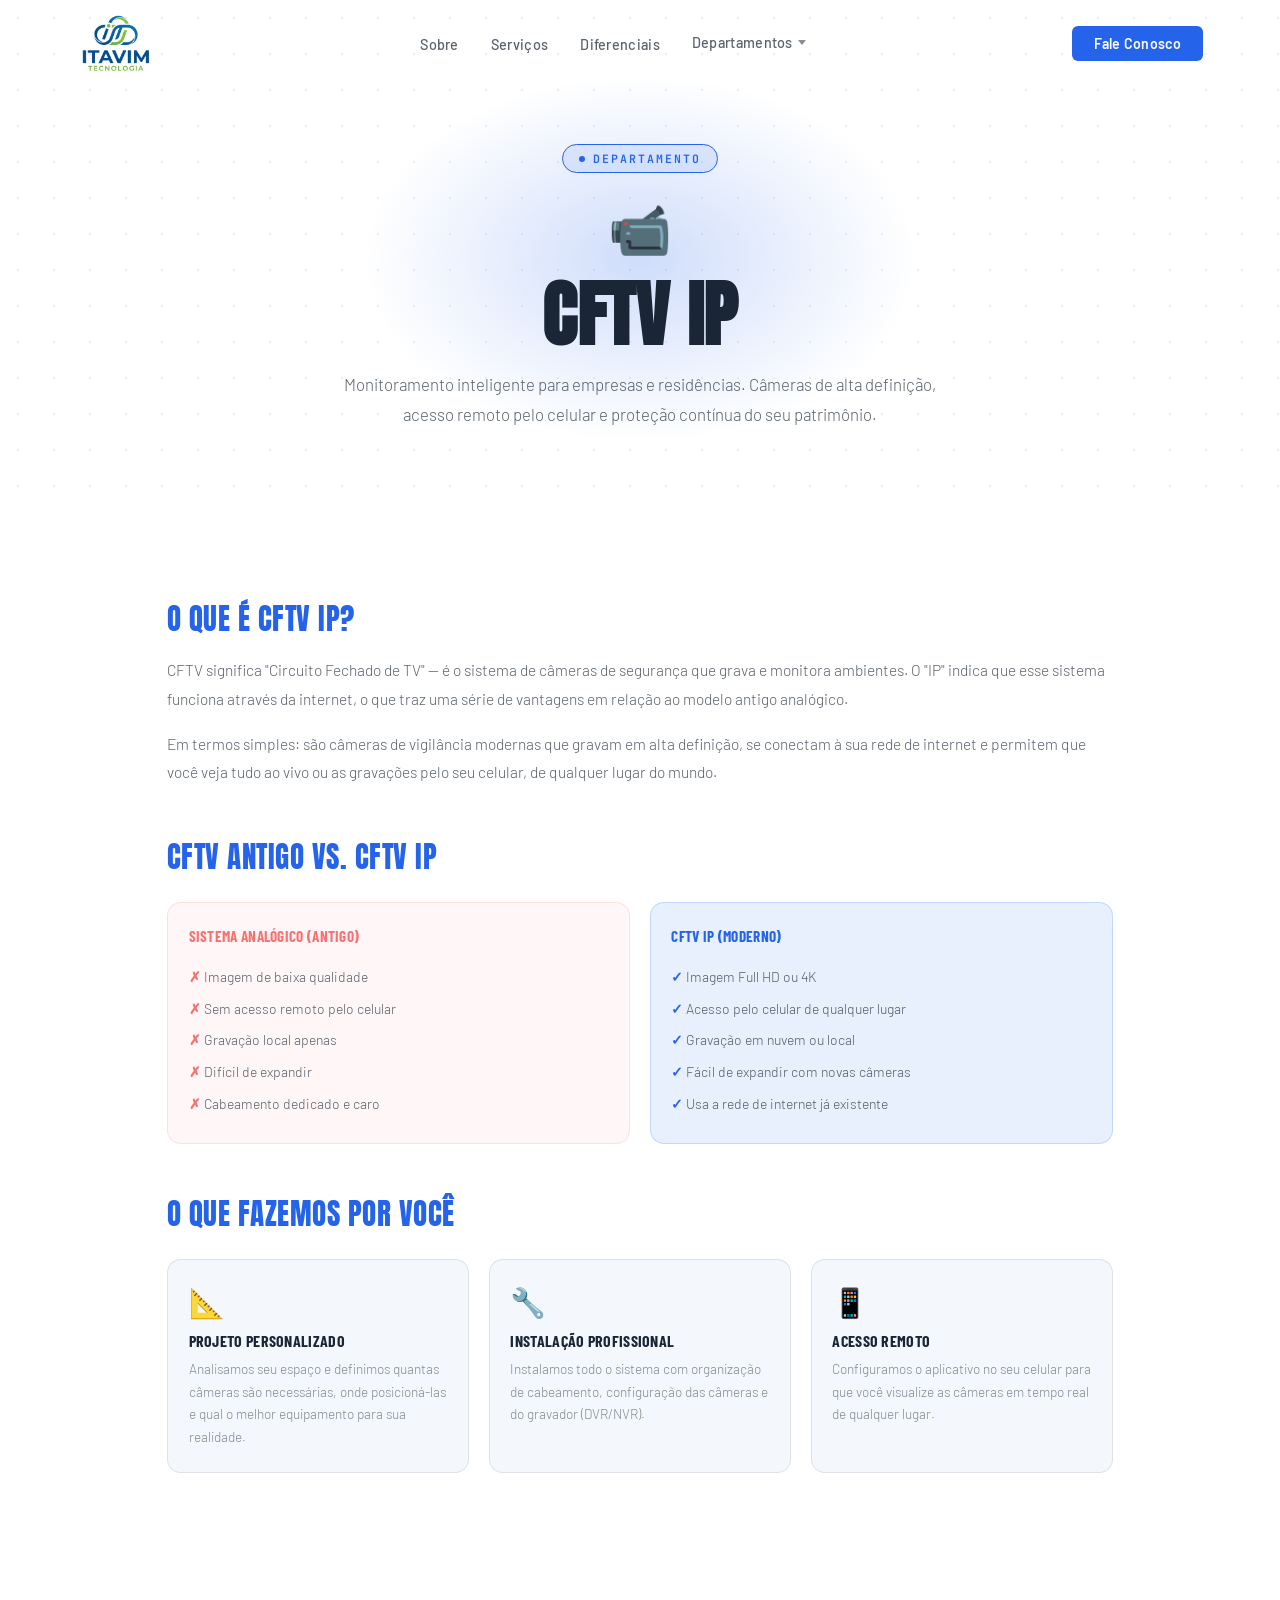
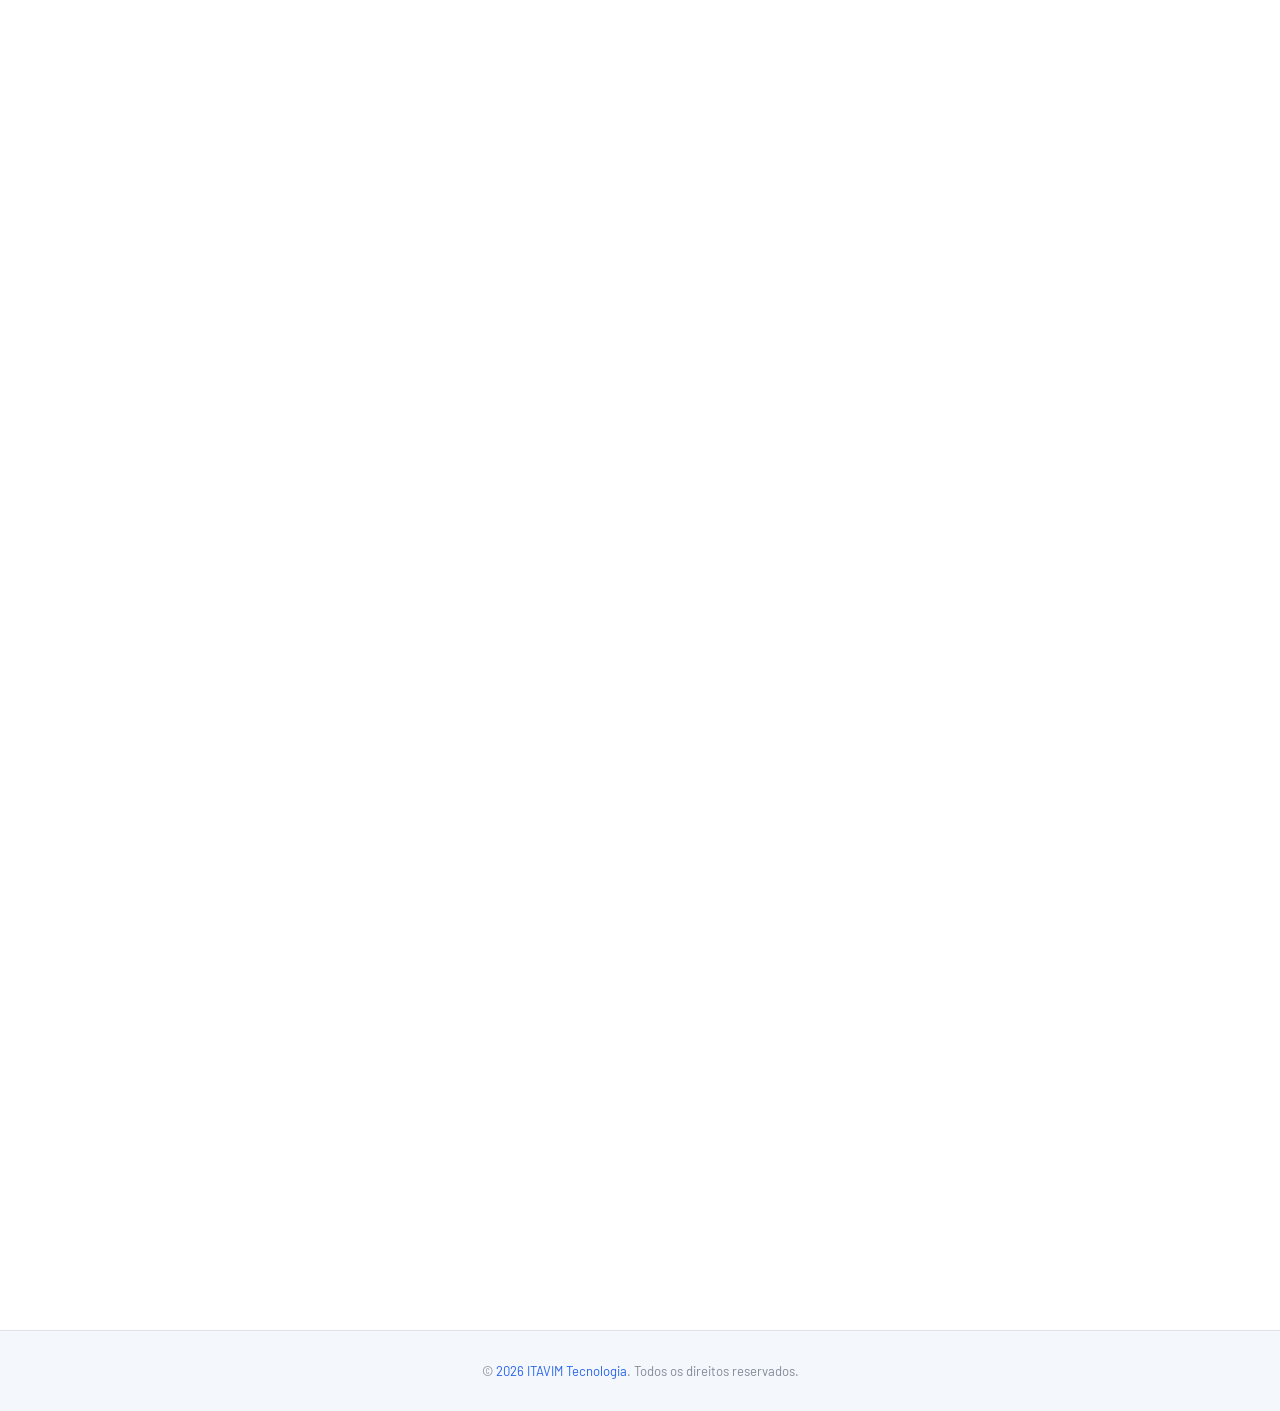
<file: cftv-ip.html>
<!DOCTYPE html>
<html lang="pt-BR">
<head>
<meta charset="UTF-8"/>
<meta name="viewport" content="width=device-width, initial-scale=1.0"/>
<link rel="icon" href="imagens/nuvem.png" type="image/png"/>
<title>CFTV IP — ITAVIM Tecnologia</title>
<link href="https://fonts.googleapis.com/css2?family=Anton&family=Barlow:wght@300;400;500;600&family=Barlow+Condensed:wght@600;700;800&family=JetBrains+Mono:wght@400;600&display=swap" rel="stylesheet"/>
<style>
*{margin:0;padding:0;box-sizing:border-box;}
html{scroll-behavior:smooth;}
body{font-family:'Barlow',sans-serif;color:#1a2535;background:#ffffff;}
a{text-decoration:none;color:inherit;}
:root{--accent:#2563eb;--accent-dim:rgba(37,99,235,.1);--accent-glow:rgba(37,99,235,.22);--bg:#ffffff;--bg2:#f4f8fd;--bg3:#e8f0fb;--border:rgba(0,0,0,.09);--text:#1a2535;--muted:rgba(26,37,53,.52);--dim:rgba(26,37,53,.72);}
::-webkit-scrollbar{width:6px;}::-webkit-scrollbar-track{background:var(--bg);}::-webkit-scrollbar-thumb{background:var(--accent-dim);border-radius:3px;}
.fade-up{opacity:0;transform:translateY(24px);transition:opacity .6s ease,transform .6s ease;}.fade-up.visible{opacity:1;transform:none;}
#nav{position:fixed;top:0;left:0;right:0;z-index:200;display:flex;align-items:center;justify-content:space-between;padding:0 6%;height:88px;background:transparent;transition:background .35s,border-color .35s;border-bottom:1px solid transparent;}
#nav.scrolled{background:rgba(255,255,255,.96);border-bottom-color:var(--border);backdrop-filter:blur(16px);box-shadow:0 1px 24px rgba(0,0,0,.08);}
.nav-logo{display:flex;align-items:center;text-decoration:none;}
.nav-links{display:flex;gap:2rem;list-style:none;}
.nav-links a{text-decoration:none;color:var(--dim);font-size:.9rem;font-weight:500;letter-spacing:.3px;transition:color .2s;position:relative;}
.nav-links a::after{content:'';position:absolute;bottom:-4px;left:0;right:0;height:1px;background:var(--accent);transform:scaleX(0);transition:transform .2s;}
.nav-links a:hover{color:var(--text);}.nav-links a:hover::after{transform:scaleX(1);}
.nav-dropdown{position:relative;}.nav-dropdown>a{display:flex;align-items:center;gap:.35rem;}.nav-dropdown>a::after{display:none;}
.dd-arrow{display:inline-block;width:0;height:0;border-left:4px solid transparent;border-right:4px solid transparent;border-top:5px solid var(--muted);transition:transform .2s;}
.nav-dropdown:hover>a .dd-arrow{transform:rotate(180deg);}.nav-dropdown:hover>a{color:var(--text);}
.dropdown-menu{position:absolute;top:100%;left:50%;background:var(--bg2);border:1px solid var(--border);border-radius:10px;box-shadow:0 16px 48px rgba(0,0,0,.6);min-width:190px;padding:10px 0 8px;opacity:0;pointer-events:none;transform:translateX(-50%) translateY(-6px);transition:opacity .2s,transform .2s;z-index:300;}
.nav-dropdown:hover .dropdown-menu{opacity:1;pointer-events:all;transform:translateX(-50%) translateY(0);}
.dropdown-menu a{display:flex;align-items:center;gap:.6rem;padding:.6rem 1.2rem;font-size:.85rem;font-weight:500;color:var(--dim);transition:color .15s,background .15s;white-space:nowrap;}
.dropdown-menu a:hover{background:var(--accent-dim);color:var(--accent);}
.dd-dot{display:inline-block;width:6px;height:6px;border-radius:50%;flex-shrink:0;}
.nav-cta{background:var(--accent);color:#fff;padding:.55rem 1.4rem;border-radius:6px;font-family:'Barlow',sans-serif;font-weight:600;font-size:.88rem;letter-spacing:.3px;cursor:pointer;transition:box-shadow .25s,transform .2s;}
.nav-cta:hover{box-shadow:0 0 22px var(--accent-glow);transform:translateY(-1px);}
.hamburger{display:none;flex-direction:column;gap:6px;cursor:pointer;border:none;background:none;padding:6px;}
.hamburger span{display:block;width:25px;height:2px;background:var(--accent);border-radius:2px;transition:.3s;}
.hamburger.active span:nth-child(1){transform:translateY(8px) rotate(45deg);}
.hamburger.active span:nth-child(2){opacity:0;}
.hamburger.active span:nth-child(3){transform:translateY(-8px) rotate(-45deg);}
#drawer-backdrop{position:fixed;inset:0;background:rgba(0,0,0,.65);z-index:8000;opacity:0;pointer-events:none;transition:opacity .3s;}
#drawer-backdrop.open{opacity:1;pointer-events:all;}
#drawer{position:fixed;top:0;right:0;width:75%;max-width:280px;height:100vh;height:100dvh;background:var(--bg2);z-index:8001;display:flex;flex-direction:column;transform:translateX(100%);transition:transform .3s ease;box-shadow:-8px 0 40px rgba(0,0,0,.5);border-left:1px solid var(--border);overflow:hidden;}
#drawer.open{transform:translateX(0);}
.drawer-head{display:flex;align-items:center;justify-content:space-between;padding:1.2rem;}
.drawer-head button{width:34px;height:34px;border-radius:50%;border:1px solid var(--border);background:var(--bg3);font-size:1rem;cursor:pointer;color:var(--dim);}
#drawer nav{display:flex;flex-direction:column;overflow-y:auto;flex:1;min-height:0;}
#drawer nav a{padding:1rem 1.4rem;font-family:'Barlow Condensed',sans-serif;font-size:1rem;font-weight:700;letter-spacing:.5px;text-transform:uppercase;color:var(--dim);border-bottom:1px solid var(--border);transition:background .15s,color .15s;text-align:center;}
#drawer nav a:hover{background:var(--accent-dim);color:var(--accent);}
.drawer-foot{flex-shrink:0;padding:1rem 1.2rem;padding-bottom:max(1rem,env(safe-area-inset-bottom));border-top:1px solid var(--border);}
.drawer-foot a{display:block;text-align:center;background:var(--accent);color:#fff;padding:.75rem;border-radius:7px;font-family:'Barlow Condensed',sans-serif;font-weight:700;font-size:.95rem;letter-spacing:.5px;text-transform:uppercase;}
.hero{padding:9rem 6% 5.5rem;color:var(--text);display:flex;flex-direction:column;align-items:center;text-align:center;position:relative;overflow:hidden;background:var(--bg);}
.hero::before{content:'';position:absolute;inset:0;background-image:radial-gradient(var(--accent-dim) 1px,transparent 1px);background-size:36px 36px;pointer-events:none;}
.hero-glow{position:absolute;top:50%;left:50%;transform:translate(-50%,-50%);width:600px;height:400px;border-radius:50%;background:radial-gradient(ellipse,var(--accent-glow) 0%,transparent 65%);pointer-events:none;}
.hero-tag{display:inline-flex;align-items:center;gap:.5rem;background:var(--accent-dim);border:1px solid var(--accent);color:var(--accent);border-radius:30px;padding:.38rem 1rem;font-family:'JetBrains Mono',monospace;font-size:.72rem;font-weight:600;letter-spacing:2px;text-transform:uppercase;margin-bottom:1.5rem;position:relative;z-index:1;}
.hero-tag-dot{width:6px;height:6px;border-radius:50%;background:var(--accent);animation:pulse 2s infinite;}
@keyframes pulse{0%,100%{opacity:1;}50%{opacity:.4;}}
.hero-icon{font-size:3.2rem;margin-bottom:1.2rem;position:relative;z-index:1;}
.hero h1{font-family:'Anton',sans-serif;font-size:clamp(2.8rem,6vw,4.5rem);line-height:.96;letter-spacing:.5px;text-transform:uppercase;color:var(--text);margin-bottom:1.2rem;position:relative;z-index:1;}
.hero p{font-size:1.05rem;font-weight:300;max-width:600px;color:var(--dim);line-height:1.8;position:relative;z-index:1;}
.content{max-width:1100px;margin:0 auto;padding:5rem 6%;}
.section-title{font-family:'Anton',sans-serif;font-weight:400;text-transform:uppercase;font-size:clamp(1.4rem,2.5vw,1.8rem);letter-spacing:.5px;color:var(--accent);margin-bottom:1rem;margin-top:3rem;}
.section-title:first-of-type{margin-top:0;}
p.body-text{color:var(--dim);font-size:.97rem;line-height:1.85;margin-bottom:1rem;font-weight:300;}
p.body-text strong{color:var(--text);font-weight:600;}
.cards{display:grid;grid-template-columns:repeat(auto-fit,minmax(230px,1fr));gap:1.2rem;margin:1.5rem 0;}
.card{background:var(--bg2);border:1px solid var(--border);border-radius:14px;padding:1.5rem 1.3rem;transition:border-color .2s,transform .2s;position:relative;overflow:hidden;}
.card::after{content:'';position:absolute;bottom:0;left:0;right:0;height:2px;background:linear-gradient(90deg,var(--accent),transparent);opacity:0;transition:opacity .2s;}
.card:hover{border-color:var(--accent-glow);transform:translateY(-3px);}
.card:hover::after{opacity:1;}
.card-icon{font-size:1.8rem;margin-bottom:.7rem;}
.card h3{font-family:'Barlow Condensed',sans-serif;font-weight:700;font-size:1rem;letter-spacing:.3px;text-transform:uppercase;color:var(--text);margin-bottom:.5rem;}
.card p{font-size:.85rem;color:var(--muted);line-height:1.65;font-weight:300;}
.comparison{display:grid;grid-template-columns:1fr 1fr;gap:1.2rem;margin:1.5rem 0;}
.comp-col{border-radius:14px;padding:1.5rem 1.3rem;}
.comp-col.old{background:rgba(248,113,113,.06);border:1px solid rgba(248,113,113,.18);}
.comp-col.new{background:var(--accent-dim);border:1px solid rgba(96,165,250,.3);}
.comp-col h3{font-family:'Barlow Condensed',sans-serif;font-weight:700;font-size:.95rem;letter-spacing:.3px;text-transform:uppercase;margin-bottom:1rem;}
.comp-col.old h3{color:#f87171;}
.comp-col.new h3{color:var(--accent);}
.comp-col ul{list-style:none;padding:0;}
.comp-col ul li{font-size:.87rem;line-height:1.7;padding:.25rem 0;font-weight:300;color:var(--dim);}
.comp-col.old ul li::before{content:"✗  ";color:#f87171;font-weight:700;}
.comp-col.new ul li::before{content:"✓  ";color:var(--accent);font-weight:700;}
.faq-item{border-bottom:1px solid var(--border);padding:1.2rem 0;}
.faq-item:last-child{border-bottom:none;}
.faq-q{font-family:'Barlow Condensed',sans-serif;font-weight:700;font-size:1rem;letter-spacing:.3px;text-transform:uppercase;color:var(--text);margin-bottom:.5rem;}
.faq-a{font-size:.9rem;color:var(--muted);line-height:1.72;font-weight:300;}
.cta-box{background:var(--bg2);border:1px solid var(--border);border-radius:16px;padding:2.8rem;text-align:center;margin-top:3.5rem;position:relative;overflow:hidden;}
.cta-box::before{content:'';position:absolute;top:0;left:0;right:0;height:2px;background:linear-gradient(90deg,var(--accent),transparent);}
.cta-box::after{content:'';position:absolute;inset:0;background:radial-gradient(ellipse at 50% 0%,var(--accent-glow) 0%,transparent 65%);pointer-events:none;}
.cta-box h2{font-family:'Anton',sans-serif;font-weight:400;font-size:clamp(1.5rem,3vw,2rem);letter-spacing:.5px;text-transform:uppercase;color:var(--text);margin-bottom:.8rem;position:relative;z-index:1;}
.cta-box p{font-size:.93rem;color:var(--dim);margin-bottom:1.8rem;font-weight:300;position:relative;z-index:1;}
.cta-btn{display:inline-block;background:var(--accent);color:#fff;font-family:'Barlow Condensed',sans-serif;font-weight:700;font-size:.95rem;letter-spacing:.5px;text-transform:uppercase;padding:.8rem 2.2rem;border-radius:8px;transition:box-shadow .25s,transform .2s;position:relative;z-index:1;}
.cta-btn:hover{box-shadow:0 0 28px var(--accent-glow);transform:translateY(-1px);}
footer{text-align:center;padding:2rem 6%;background:var(--bg2);border-top:1px solid var(--border);color:var(--muted);font-size:.82rem;}
footer span{color:var(--accent);}
@media(max-width:800px){.hamburger{display:flex;}.nav-links,.nav-cta{display:none !important;}#nav{height:72px;padding:0 5%;}}
@media(min-width:801px){#drawer,#drawer-backdrop,.hamburger{display:none !important;}}
@media(max-width:600px){.hero{padding:7rem 5% 4rem;}.content{padding:3.5rem 5%;}.comparison{grid-template-columns:1fr;}}
</style>
</head>
<body>
<div id="drawer-backdrop" onclick="closeDrawer()"></div>
<div id="drawer">
  <div class="drawer-head">
    <img src="imagens/nuvem.png" alt="ITAVIM" style="height:36px;width:auto;">
    <button onclick="closeDrawer()">✕</button>
  </div>
  <nav>
    <a href="index.html#sobre" onclick="closeDrawer()">Sobre</a>
    <a href="index.html#servicos" onclick="closeDrawer()">Serviços</a>
    <a href="index.html#diferenciais" onclick="closeDrawer()">Diferenciais</a>
    <a href="#" onclick="toggleDrawerDept(event)" id="drawerDeptToggle" style="display:flex;align-items:center;justify-content:center;gap:.4rem;">Departamentos <span id="deptArrow" style="display:inline-block;border-left:4px solid transparent;border-right:4px solid transparent;border-top:5px solid rgba(221,238,255,.4);transition:transform .2s;"></span></a>
    <div id="drawerDeptMenu" style="display:none;flex-direction:column;">
      <a href="suporte-tecnico.html" onclick="closeDrawer()" style="background:rgba(96,165,250,.04);font-size:.85rem;padding:.75rem 1.4rem;display:flex;align-items:center;"><span style="display:inline-block;width:10px;height:2px;background:#00d2e6;margin-right:8px;border-radius:1px;flex-shrink:0;"></span>Suporte Técnico</a>
      <a href="infraestrutura-cloud.html" onclick="closeDrawer()" style="background:rgba(96,165,250,.04);font-size:.85rem;padding:.75rem 1.4rem;display:flex;align-items:center;"><span style="display:inline-block;width:10px;height:2px;background:#22c55e;margin-right:8px;border-radius:1px;flex-shrink:0;"></span>Infraestrutura e Cloud</a>
      <a href="seguranca-informacao.html" onclick="closeDrawer()" style="background:rgba(96,165,250,.04);font-size:.85rem;padding:.75rem 1.4rem;display:flex;align-items:center;"><span style="display:inline-block;width:10px;height:2px;background:#f87171;margin-right:8px;border-radius:1px;flex-shrink:0;"></span>Segurança da Informação</a>
      <a href="consultoria-ti.html" onclick="closeDrawer()" style="background:rgba(96,165,250,.04);font-size:.85rem;padding:.75rem 1.4rem;display:flex;align-items:center;"><span style="display:inline-block;width:10px;height:2px;background:#a78bfa;margin-right:8px;border-radius:1px;flex-shrink:0;"></span>Consultoria em TI</a>
      <a href="ti-advocacia.html" onclick="closeDrawer()" style="background:rgba(96,165,250,.04);font-size:.85rem;padding:.75rem 1.4rem;display:flex;align-items:center;"><span style="display:inline-block;width:10px;height:2px;background:#fbbf24;margin-right:8px;border-radius:1px;flex-shrink:0;"></span>TI para Advocacia</a>
      <a href="cftv-ip.html" onclick="closeDrawer()" style="background:rgba(96,165,250,.04);font-size:.85rem;padding:.75rem 1.4rem;display:flex;align-items:center;"><span style="display:inline-block;width:10px;height:2px;background:#60a5fa;margin-right:8px;border-radius:1px;flex-shrink:0;"></span>CFTV IP</a>
      <a href="desenvolvimento-web.html" onclick="closeDrawer()" style="background:rgba(96,165,250,.04);font-size:.85rem;padding:.75rem 1.4rem;display:flex;align-items:center;"><span style="display:inline-block;width:10px;height:2px;background:#f97316;margin-right:8px;border-radius:1px;flex-shrink:0;"></span>Desenvolvimento Web</a>
    </div>
  </nav>
  <div class="drawer-foot"><a href="index.html#contato" onclick="closeDrawer()">Fale Conosco</a></div>
</div>
<nav id="nav">
  <a href="index.html" class="nav-logo"><img src="imagens/logo.png" alt="ITAVIM" style="height:78px;width:auto;"></a>
  <button class="hamburger" id="hamburger" aria-label="Menu"><span></span><span></span><span></span></button>
  <ul class="nav-links" id="navLinks">
    <li><a href="index.html#sobre">Sobre</a></li>
    <li><a href="index.html#servicos">Serviços</a></li>
    <li><a href="index.html#diferenciais">Diferenciais</a></li>
    <li class="nav-dropdown">
      <a href="#">Departamentos <span class="dd-arrow"></span></a>
      <div class="dropdown-menu">
        <a href="suporte-tecnico.html"><span class="dd-dot" style="background:#00d2e6;"></span>Suporte Técnico</a>
        <a href="infraestrutura-cloud.html"><span class="dd-dot" style="background:#22c55e;"></span>Infraestrutura e Cloud</a>
        <a href="seguranca-informacao.html"><span class="dd-dot" style="background:#f87171;"></span>Segurança da Informação</a>
        <a href="consultoria-ti.html"><span class="dd-dot" style="background:#a78bfa;"></span>Consultoria em TI</a>
        <a href="ti-advocacia.html"><span class="dd-dot" style="background:#fbbf24;"></span>TI para Advocacia</a>
        <a href="cftv-ip.html"><span class="dd-dot" style="background:#60a5fa;"></span>CFTV IP</a>
        <a href="desenvolvimento-web.html"><span class="dd-dot" style="background:#f97316;"></span>Desenvolvimento Web</a>
      </div>
    </li>
  </ul>
  <a href="index.html#contato" class="nav-cta">Fale Conosco</a>
</nav>

<section class="hero">
  <div class="hero-glow"></div>
  <div class="hero-tag"><span class="hero-tag-dot"></span>Departamento</div>
  <div class="hero-icon">📹</div>
  <h1>CFTV IP</h1>
  <p>Monitoramento inteligente para empresas e residências. Câmeras de alta definição, acesso remoto pelo celular e proteção contínua do seu patrimônio.</p>
</section>

<div class="content">

  <h2 class="section-title fade-up">O que é CFTV IP?</h2>
  <p class="body-text fade-up">CFTV significa "Circuito Fechado de TV" — é o sistema de câmeras de segurança que grava e monitora ambientes. O "IP" indica que esse sistema funciona através da internet, o que traz uma série de vantagens em relação ao modelo antigo analógico.</p>
  <p class="body-text fade-up">Em termos simples: são câmeras de vigilância modernas que gravam em alta definição, se conectam à sua rede de internet e permitem que você veja tudo ao vivo ou as gravações pelo seu celular, de qualquer lugar do mundo.</p>

  <h2 class="section-title fade-up">CFTV Antigo vs. CFTV IP</h2>
  <div class="comparison">
    <div class="comp-col old fade-up">
      <h3>Sistema Analógico (antigo)</h3>
      <ul>
        <li>Imagem de baixa qualidade</li>
        <li>Sem acesso remoto pelo celular</li>
        <li>Gravação local apenas</li>
        <li>Difícil de expandir</li>
        <li>Cabeamento dedicado e caro</li>
      </ul>
    </div>
    <div class="comp-col new fade-up">
      <h3>CFTV IP (moderno)</h3>
      <ul>
        <li>Imagem Full HD ou 4K</li>
        <li>Acesso pelo celular de qualquer lugar</li>
        <li>Gravação em nuvem ou local</li>
        <li>Fácil de expandir com novas câmeras</li>
        <li>Usa a rede de internet já existente</li>
      </ul>
    </div>
  </div>

  <h2 class="section-title fade-up">O que fazemos por você</h2>
  <div class="cards">
    <div class="card fade-up"><div class="card-icon">📐</div><h3>Projeto Personalizado</h3><p>Analisamos seu espaço e definimos quantas câmeras são necessárias, onde posicioná-las e qual o melhor equipamento para sua realidade.</p></div>
    <div class="card fade-up"><div class="card-icon">🔧</div><h3>Instalação Profissional</h3><p>Instalamos todo o sistema com organização de cabeamento, configuração das câmeras e do gravador (DVR/NVR).</p></div>
    <div class="card fade-up"><div class="card-icon">📱</div><h3>Acesso Remoto</h3><p>Configuramos o aplicativo no seu celular para que você visualize as câmeras em tempo real de qualquer lugar.</p></div>
    <div class="card fade-up"><div class="card-icon">☁️</div><h3>Gravação em Nuvem</h3><p>Opção de armazenar gravações na nuvem, garantindo que as imagens não sejam perdidas mesmo se o equipamento for danificado.</p></div>
    <div class="card fade-up"><div class="card-icon">🌙</div><h3>Visão Noturna</h3><p>Câmeras com infravermelho que enxergam no escuro, garantindo monitoramento 24 horas, mesmo sem iluminação.</p></div>
    <div class="card fade-up"><div class="card-icon">🔔</div><h3>Alertas Inteligentes</h3><p>Câmeras com detecção de movimento que enviam notificação no seu celular quando identificam atividade suspeita.</p></div>
  </div>

  <h2 class="section-title fade-up">Quem pode se beneficiar?</h2>
  <p class="body-text fade-up"><strong>Empresas:</strong> monitoramento do estacionamento, entrada, depósito, recepção, áreas internas. Proteção contra furtos, vandalismos e para gestão de equipes.</p>
  <p class="body-text fade-up"><strong>Comércios:</strong> lojas, restaurantes, farmácias e mercados que precisam de segurança no ponto de venda e no estoque.</p>
  <p class="body-text fade-up"><strong>Residências:</strong> casas e apartamentos que querem monitorar portão, garagem, jardim e acessos com tranquilidade de qualquer lugar.</p>
  <p class="body-text fade-up"><strong>Condomínios:</strong> portarias, corredores, garagens e áreas comuns para garantir a segurança de todos os moradores.</p>

  <h2 class="section-title fade-up">Dúvidas frequentes</h2>
  <div class="faq-item fade-up"><div class="faq-q">Quantas câmeras eu preciso?</div><div class="faq-a">Depende do tamanho e do layout do local. Fazemos uma visita técnica gratuita para avaliar e indicar o número ideal de câmeras e posicionamento correto para não deixar pontos cegos.</div></div>
  <div class="faq-item fade-up"><div class="faq-q">As imagens ficam salvas por quanto tempo?</div><div class="faq-a">Depende da capacidade do HD instalado no gravador. Em geral, configuramos para manter entre 7 e 30 dias de gravação. Pode ser ampliado com HDs maiores ou armazenamento em nuvem.</div></div>
  <div class="faq-item fade-up"><div class="faq-q">Funciona sem internet?</div><div class="faq-a">As câmeras continuam gravando localmente mesmo sem internet. O acesso remoto pelo celular, no entanto, requer conexão ativa.</div></div>
  <div class="faq-item fade-up"><div class="faq-q">É possível expandir o sistema depois?</div><div class="faq-a">Sim. Uma das grandes vantagens do CFTV IP é a facilidade de expansão — basta adicionar novas câmeras ao sistema existente, sem necessidade de reformular tudo.</div></div>

  <div class="cta-box fade-up">
    <h2>Proteja o que é seu.</h2>
    <p>Solicite uma visita técnica gratuita e receba um projeto personalizado para o seu espaço.</p>
    <a href="index.html#contato" class="cta-btn">Solicitar visita técnica</a>
  </div>
</div>

<footer>© <span id="year"></span> <span>ITAVIM Tecnologia</span>. Todos os direitos reservados.</footer>
<script>
document.getElementById('year').textContent=new Date().getFullYear();
const nav=document.getElementById('nav');
window.addEventListener('scroll',()=>{nav.classList.toggle('scrolled',window.scrollY>40);});
const observer=new IntersectionObserver((entries)=>{entries.forEach((e,i)=>{if(e.isIntersecting)setTimeout(()=>e.target.classList.add('visible'),i*80);});},{threshold:.12});
document.querySelectorAll('.fade-up').forEach(el=>observer.observe(el));
const hamburger=document.getElementById('hamburger');
const drawer=document.getElementById('drawer');
const drawerBackdrop=document.getElementById('drawer-backdrop');
function closeDrawer(){drawer.classList.remove('open');drawerBackdrop.classList.remove('open');hamburger.classList.remove('active');document.body.style.overflow='';}
hamburger.addEventListener('click',()=>{const o=!drawer.classList.contains('open');drawer.classList.toggle('open',o);drawerBackdrop.classList.toggle('open',o);hamburger.classList.toggle('active',o);document.body.style.overflow=o?'hidden':'';});
function toggleDrawerDept(e){e.preventDefault();const m=document.getElementById('drawerDeptMenu');const a=document.getElementById('deptArrow');const o=m.style.display==='flex';m.style.display=o?'none':'flex';a.style.transform=o?'':'rotate(180deg)';}
</script>
</body>
</html>
</file>
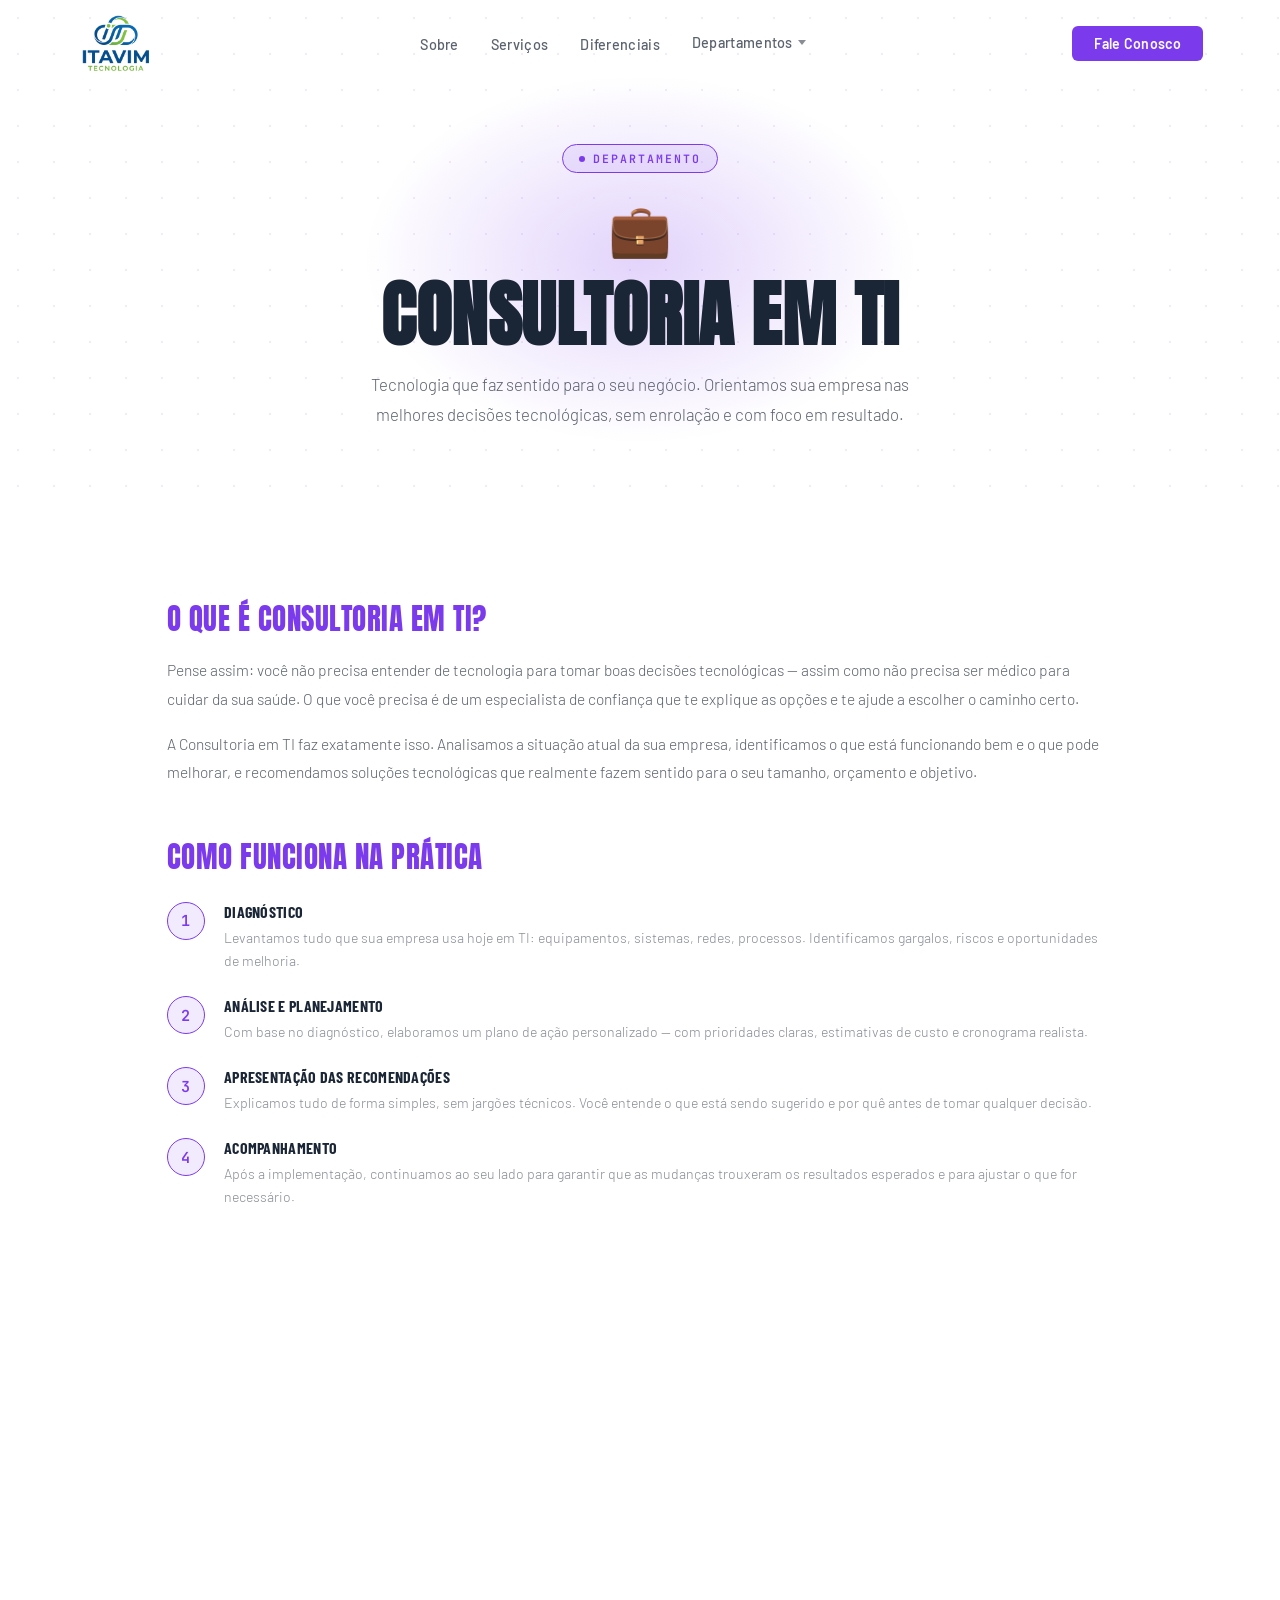
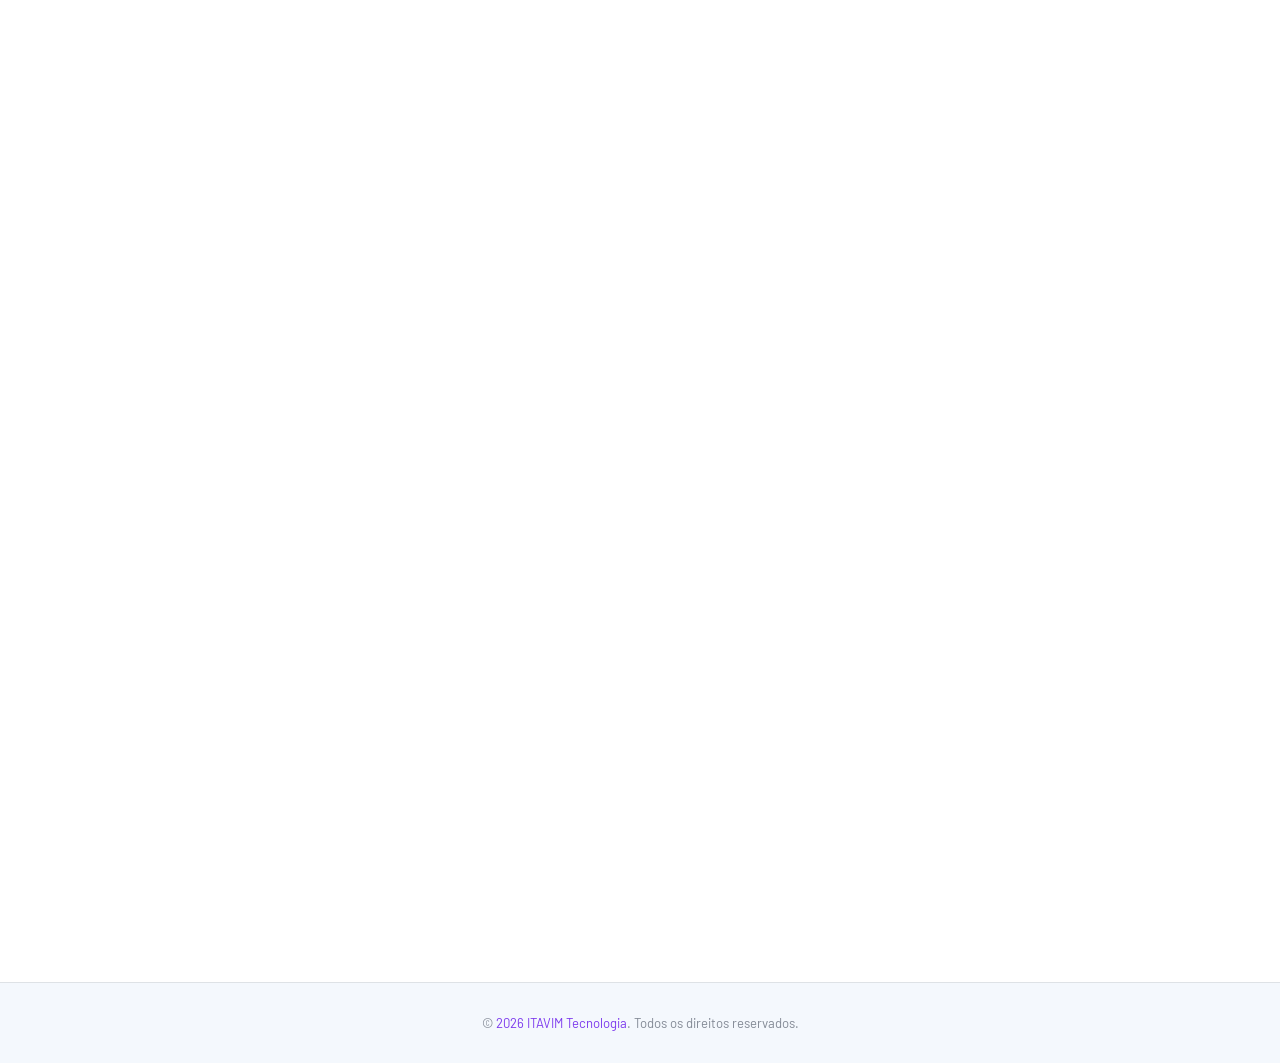
<file: consultoria-ti.html>
<!DOCTYPE html>
<html lang="pt-BR">
<head>
<meta charset="UTF-8"/>
<meta name="viewport" content="width=device-width, initial-scale=1.0"/>
<link rel="icon" href="imagens/nuvem.png" type="image/png"/>
<title>Consultoria em TI — ITAVIM Tecnologia</title>
<link href="https://fonts.googleapis.com/css2?family=Anton&family=Barlow:wght@300;400;500;600&family=Barlow+Condensed:wght@600;700;800&family=JetBrains+Mono:wght@400;600&display=swap" rel="stylesheet"/>
<style>
*{margin:0;padding:0;box-sizing:border-box;}
html{scroll-behavior:smooth;}
body{font-family:'Barlow',sans-serif;color:#1a2535;background:#ffffff;}
a{text-decoration:none;color:inherit;}
:root{--accent:#7c3aed;--accent-dim:rgba(124,58,237,.1);--accent-glow:rgba(124,58,237,.22);--bg:#ffffff;--bg2:#f4f8fd;--bg3:#e8f0fb;--border:rgba(0,0,0,.09);--text:#1a2535;--muted:rgba(26,37,53,.52);--dim:rgba(26,37,53,.72);}
::-webkit-scrollbar{width:6px;}::-webkit-scrollbar-track{background:var(--bg);}::-webkit-scrollbar-thumb{background:var(--accent-dim);border-radius:3px;}
.fade-up{opacity:0;transform:translateY(24px);transition:opacity .6s ease,transform .6s ease;}.fade-up.visible{opacity:1;transform:none;}
#nav{position:fixed;top:0;left:0;right:0;z-index:200;display:flex;align-items:center;justify-content:space-between;padding:0 6%;height:88px;background:transparent;transition:background .35s,border-color .35s;border-bottom:1px solid transparent;}
#nav.scrolled{background:rgba(255,255,255,.96);border-bottom-color:var(--border);backdrop-filter:blur(16px);box-shadow:0 1px 24px rgba(0,0,0,.08);}
.nav-logo{display:flex;align-items:center;text-decoration:none;}
.nav-links{display:flex;gap:2rem;list-style:none;}
.nav-links a{text-decoration:none;color:var(--dim);font-size:.9rem;font-weight:500;letter-spacing:.3px;transition:color .2s;position:relative;}
.nav-links a::after{content:'';position:absolute;bottom:-4px;left:0;right:0;height:1px;background:var(--accent);transform:scaleX(0);transition:transform .2s;}
.nav-links a:hover{color:var(--text);}.nav-links a:hover::after{transform:scaleX(1);}
.nav-dropdown{position:relative;}.nav-dropdown>a{display:flex;align-items:center;gap:.35rem;}.nav-dropdown>a::after{display:none;}
.dd-arrow{display:inline-block;width:0;height:0;border-left:4px solid transparent;border-right:4px solid transparent;border-top:5px solid var(--muted);transition:transform .2s;}
.nav-dropdown:hover>a .dd-arrow{transform:rotate(180deg);}.nav-dropdown:hover>a{color:var(--text);}
.dropdown-menu{position:absolute;top:100%;left:50%;background:var(--bg2);border:1px solid var(--border);border-radius:10px;box-shadow:0 16px 48px rgba(0,0,0,.6);min-width:190px;padding:10px 0 8px;opacity:0;pointer-events:none;transform:translateX(-50%) translateY(-6px);transition:opacity .2s,transform .2s;z-index:300;}
.nav-dropdown:hover .dropdown-menu{opacity:1;pointer-events:all;transform:translateX(-50%) translateY(0);}
.dropdown-menu a{display:flex;align-items:center;gap:.6rem;padding:.6rem 1.2rem;font-size:.85rem;font-weight:500;color:var(--dim);transition:color .15s,background .15s;white-space:nowrap;}
.dropdown-menu a:hover{background:var(--accent-dim);color:var(--accent);}
.dd-dot{display:inline-block;width:6px;height:6px;border-radius:50%;flex-shrink:0;}
.nav-cta{background:var(--accent);color:#fff;padding:.55rem 1.4rem;border-radius:6px;font-family:'Barlow',sans-serif;font-weight:600;font-size:.88rem;letter-spacing:.3px;cursor:pointer;transition:box-shadow .25s,transform .2s;}
.nav-cta:hover{box-shadow:0 0 22px var(--accent-glow);transform:translateY(-1px);}
.hamburger{display:none;flex-direction:column;gap:6px;cursor:pointer;border:none;background:none;padding:6px;}
.hamburger span{display:block;width:25px;height:2px;background:var(--accent);border-radius:2px;transition:.3s;}
.hamburger.active span:nth-child(1){transform:translateY(8px) rotate(45deg);}
.hamburger.active span:nth-child(2){opacity:0;}
.hamburger.active span:nth-child(3){transform:translateY(-8px) rotate(-45deg);}
#drawer-backdrop{position:fixed;inset:0;background:rgba(0,0,0,.65);z-index:8000;opacity:0;pointer-events:none;transition:opacity .3s;}
#drawer-backdrop.open{opacity:1;pointer-events:all;}
#drawer{position:fixed;top:0;right:0;width:75%;max-width:280px;height:100vh;height:100dvh;background:var(--bg2);z-index:8001;display:flex;flex-direction:column;transform:translateX(100%);transition:transform .3s ease;box-shadow:-8px 0 40px rgba(0,0,0,.5);border-left:1px solid var(--border);overflow:hidden;}
#drawer.open{transform:translateX(0);}
.drawer-head{display:flex;align-items:center;justify-content:space-between;padding:1.2rem;}
.drawer-head button{width:34px;height:34px;border-radius:50%;border:1px solid var(--border);background:var(--bg3);font-size:1rem;cursor:pointer;color:var(--dim);}
#drawer nav{display:flex;flex-direction:column;overflow-y:auto;flex:1;min-height:0;}
#drawer nav a{padding:1rem 1.4rem;font-family:'Barlow Condensed',sans-serif;font-size:1rem;font-weight:700;letter-spacing:.5px;text-transform:uppercase;color:var(--dim);border-bottom:1px solid var(--border);transition:background .15s,color .15s;text-align:center;}
#drawer nav a:hover{background:var(--accent-dim);color:var(--accent);}
.drawer-foot{flex-shrink:0;padding:1rem 1.2rem;padding-bottom:max(1rem,env(safe-area-inset-bottom));border-top:1px solid var(--border);}
.drawer-foot a{display:block;text-align:center;background:var(--accent);color:#fff;padding:.75rem;border-radius:7px;font-family:'Barlow Condensed',sans-serif;font-weight:700;font-size:.95rem;letter-spacing:.5px;text-transform:uppercase;}
.hero{padding:9rem 6% 5.5rem;color:var(--text);display:flex;flex-direction:column;align-items:center;text-align:center;position:relative;overflow:hidden;background:var(--bg);}
.hero::before{content:'';position:absolute;inset:0;background-image:radial-gradient(var(--accent-dim) 1px,transparent 1px);background-size:36px 36px;pointer-events:none;}
.hero-glow{position:absolute;top:50%;left:50%;transform:translate(-50%,-50%);width:600px;height:400px;border-radius:50%;background:radial-gradient(ellipse,var(--accent-glow) 0%,transparent 65%);pointer-events:none;}
.hero-tag{display:inline-flex;align-items:center;gap:.5rem;background:var(--accent-dim);border:1px solid var(--accent);color:var(--accent);border-radius:30px;padding:.38rem 1rem;font-family:'JetBrains Mono',monospace;font-size:.72rem;font-weight:600;letter-spacing:2px;text-transform:uppercase;margin-bottom:1.5rem;position:relative;z-index:1;}
.hero-tag-dot{width:6px;height:6px;border-radius:50%;background:var(--accent);animation:pulse 2s infinite;}
@keyframes pulse{0%,100%{opacity:1;}50%{opacity:.4;}}
.hero-icon{font-size:3.2rem;margin-bottom:1.2rem;position:relative;z-index:1;}
.hero h1{font-family:'Anton',sans-serif;font-size:clamp(2.8rem,6vw,4.5rem);line-height:.96;letter-spacing:.5px;text-transform:uppercase;color:var(--text);margin-bottom:1.2rem;position:relative;z-index:1;}
.hero p{font-size:1.05rem;font-weight:300;max-width:600px;color:var(--dim);line-height:1.8;position:relative;z-index:1;}
.content{max-width:1100px;margin:0 auto;padding:5rem 6%;}
.section-title{font-family:'Anton',sans-serif;font-weight:400;text-transform:uppercase;font-size:clamp(1.4rem,2.5vw,1.8rem);letter-spacing:.5px;color:var(--accent);margin-bottom:1rem;margin-top:3rem;}
.section-title:first-of-type{margin-top:0;}
p.body-text{color:var(--dim);font-size:.97rem;line-height:1.85;margin-bottom:1rem;font-weight:300;}
p.body-text strong{color:var(--text);font-weight:600;}
.steps{margin:1.5rem 0;}
.step{display:flex;gap:1.2rem;margin-bottom:1.5rem;align-items:flex-start;}
.step-num{flex-shrink:0;width:38px;height:38px;border-radius:50%;background:var(--accent-dim);border:1px solid var(--accent);color:var(--accent);font-family:'JetBrains Mono',monospace;font-weight:600;font-size:.95rem;display:flex;align-items:center;justify-content:center;}
.step-body h3{font-family:'Barlow Condensed',sans-serif;font-weight:700;font-size:1rem;letter-spacing:.3px;text-transform:uppercase;color:var(--text);margin-bottom:.3rem;}
.step-body p{font-size:.88rem;color:var(--muted);line-height:1.65;font-weight:300;}
.cards{display:grid;grid-template-columns:repeat(auto-fit,minmax(230px,1fr));gap:1.2rem;margin:1.5rem 0;}
.card{background:var(--bg2);border:1px solid var(--border);border-radius:14px;padding:1.5rem 1.3rem;transition:border-color .2s,transform .2s;position:relative;overflow:hidden;}
.card::after{content:'';position:absolute;bottom:0;left:0;right:0;height:2px;background:linear-gradient(90deg,var(--accent),transparent);opacity:0;transition:opacity .2s;}
.card:hover{border-color:var(--accent-glow);transform:translateY(-3px);}.card:hover::after{opacity:1;}
.card-icon{font-size:1.8rem;margin-bottom:.7rem;}
.card h3{font-family:'Barlow Condensed',sans-serif;font-weight:700;font-size:1rem;letter-spacing:.3px;text-transform:uppercase;color:var(--text);margin-bottom:.5rem;}
.card p{font-size:.85rem;color:var(--muted);line-height:1.65;font-weight:300;}
.faq-item{border-bottom:1px solid var(--border);padding:1.2rem 0;}
.faq-item:last-child{border-bottom:none;}
.faq-q{font-family:'Barlow Condensed',sans-serif;font-weight:700;font-size:1rem;letter-spacing:.3px;text-transform:uppercase;color:var(--text);margin-bottom:.5rem;}
.faq-a{font-size:.9rem;color:var(--muted);line-height:1.72;font-weight:300;}
.cta-box{background:var(--bg2);border:1px solid var(--border);border-radius:16px;padding:2.8rem;text-align:center;margin-top:3.5rem;position:relative;overflow:hidden;}
.cta-box::before{content:'';position:absolute;top:0;left:0;right:0;height:2px;background:linear-gradient(90deg,var(--accent),transparent);}
.cta-box::after{content:'';position:absolute;inset:0;background:radial-gradient(ellipse at 50% 0%,var(--accent-glow) 0%,transparent 65%);pointer-events:none;}
.cta-box h2{font-family:'Anton',sans-serif;font-weight:400;font-size:clamp(1.5rem,3vw,2rem);letter-spacing:.5px;text-transform:uppercase;color:var(--text);margin-bottom:.8rem;position:relative;z-index:1;}
.cta-box p{font-size:.93rem;color:var(--dim);margin-bottom:1.8rem;font-weight:300;position:relative;z-index:1;}
.cta-btn{display:inline-block;background:var(--accent);color:#fff;font-family:'Barlow Condensed',sans-serif;font-weight:700;font-size:.95rem;letter-spacing:.5px;text-transform:uppercase;padding:.8rem 2.2rem;border-radius:8px;transition:box-shadow .25s,transform .2s;position:relative;z-index:1;}
.cta-btn:hover{box-shadow:0 0 28px var(--accent-glow);transform:translateY(-1px);}
footer{text-align:center;padding:2rem 6%;background:var(--bg2);border-top:1px solid var(--border);color:var(--muted);font-size:.82rem;}
footer span{color:var(--accent);}
@media(max-width:800px){.hamburger{display:flex;}.nav-links,.nav-cta{display:none !important;}#nav{height:72px;padding:0 5%;}}
@media(min-width:801px){#drawer,#drawer-backdrop,.hamburger{display:none !important;}}
@media(max-width:600px){.hero{padding:7rem 5% 4rem;}.content{padding:3.5rem 5%;}}
</style>
</head>
<body>
<div id="drawer-backdrop" onclick="closeDrawer()"></div>
<div id="drawer">
  <div class="drawer-head">
    <img src="imagens/nuvem.png" alt="ITAVIM" style="height:36px;width:auto;">
    <button onclick="closeDrawer()">✕</button>
  </div>
  <nav>
    <a href="index.html#sobre" onclick="closeDrawer()">Sobre</a>
    <a href="index.html#servicos" onclick="closeDrawer()">Serviços</a>
    <a href="index.html#diferenciais" onclick="closeDrawer()">Diferenciais</a>
    <a href="#" onclick="toggleDrawerDept(event)" id="drawerDeptToggle" style="display:flex;align-items:center;justify-content:center;gap:.4rem;">Departamentos <span id="deptArrow" style="display:inline-block;border-left:4px solid transparent;border-right:4px solid transparent;border-top:5px solid rgba(221,238,255,.4);transition:transform .2s;"></span></a>
    <div id="drawerDeptMenu" style="display:none;flex-direction:column;">
      <a href="suporte-tecnico.html" onclick="closeDrawer()" style="background:rgba(0,210,230,.04);font-size:.85rem;padding:.75rem 1.4rem;display:flex;align-items:center;"><span style="display:inline-block;width:10px;height:2px;background:#00d2e6;margin-right:8px;border-radius:1px;flex-shrink:0;"></span>Suporte Técnico</a>
      <a href="infraestrutura-cloud.html" onclick="closeDrawer()" style="background:rgba(0,210,230,.04);font-size:.85rem;padding:.75rem 1.4rem;display:flex;align-items:center;"><span style="display:inline-block;width:10px;height:2px;background:#22c55e;margin-right:8px;border-radius:1px;flex-shrink:0;"></span>Infraestrutura e Cloud</a>
      <a href="seguranca-informacao.html" onclick="closeDrawer()" style="background:rgba(0,210,230,.04);font-size:.85rem;padding:.75rem 1.4rem;display:flex;align-items:center;"><span style="display:inline-block;width:10px;height:2px;background:#f87171;margin-right:8px;border-radius:1px;flex-shrink:0;"></span>Segurança da Informação</a>
      <a href="consultoria-ti.html" onclick="closeDrawer()" style="background:rgba(0,210,230,.04);font-size:.85rem;padding:.75rem 1.4rem;display:flex;align-items:center;"><span style="display:inline-block;width:10px;height:2px;background:#a78bfa;margin-right:8px;border-radius:1px;flex-shrink:0;"></span>Consultoria em TI</a>
      <a href="ti-advocacia.html" onclick="closeDrawer()" style="background:rgba(0,210,230,.04);font-size:.85rem;padding:.75rem 1.4rem;display:flex;align-items:center;"><span style="display:inline-block;width:10px;height:2px;background:#fbbf24;margin-right:8px;border-radius:1px;flex-shrink:0;"></span>TI para Advocacia</a>
      <a href="cftv-ip.html" onclick="closeDrawer()" style="background:rgba(0,210,230,.04);font-size:.85rem;padding:.75rem 1.4rem;display:flex;align-items:center;"><span style="display:inline-block;width:10px;height:2px;background:#60a5fa;margin-right:8px;border-radius:1px;flex-shrink:0;"></span>CFTV IP</a>
      <a href="desenvolvimento-web.html" onclick="closeDrawer()" style="background:rgba(0,210,230,.04);font-size:.85rem;padding:.75rem 1.4rem;display:flex;align-items:center;"><span style="display:inline-block;width:10px;height:2px;background:#f97316;margin-right:8px;border-radius:1px;flex-shrink:0;"></span>Desenvolvimento Web</a>
    </div>
  </nav>
  <div class="drawer-foot"><a href="index.html#contato" onclick="closeDrawer()">Fale Conosco</a></div>
</div>
<nav id="nav">
  <a href="index.html" class="nav-logo"><img src="imagens/logo.png" alt="ITAVIM" style="height:78px;width:auto;"></a>
  <button class="hamburger" id="hamburger" aria-label="Menu"><span></span><span></span><span></span></button>
  <ul class="nav-links" id="navLinks">
    <li><a href="index.html#sobre">Sobre</a></li>
    <li><a href="index.html#servicos">Serviços</a></li>
    <li><a href="index.html#diferenciais">Diferenciais</a></li>
    <li class="nav-dropdown">
      <a href="#">Departamentos <span class="dd-arrow"></span></a>
      <div class="dropdown-menu">
        <a href="suporte-tecnico.html"><span class="dd-dot" style="background:#00d2e6;"></span>Suporte Técnico</a>
        <a href="infraestrutura-cloud.html"><span class="dd-dot" style="background:#22c55e;"></span>Infraestrutura e Cloud</a>
        <a href="seguranca-informacao.html"><span class="dd-dot" style="background:#f87171;"></span>Segurança da Informação</a>
        <a href="consultoria-ti.html"><span class="dd-dot" style="background:#a78bfa;"></span>Consultoria em TI</a>
        <a href="ti-advocacia.html"><span class="dd-dot" style="background:#fbbf24;"></span>TI para Advocacia</a>
        <a href="cftv-ip.html"><span class="dd-dot" style="background:#60a5fa;"></span>CFTV IP</a>
        <a href="desenvolvimento-web.html"><span class="dd-dot" style="background:#f97316;"></span>Desenvolvimento Web</a>
      </div>
    </li>
  </ul>
  <a href="index.html#contato" class="nav-cta">Fale Conosco</a>
</nav>

<section class="hero">
  <div class="hero-glow"></div>
  <div class="hero-tag"><span class="hero-tag-dot"></span>Departamento</div>
  <div class="hero-icon">💼</div>
  <h1>Consultoria em TI</h1>
  <p>Tecnologia que faz sentido para o seu negócio. Orientamos sua empresa nas melhores decisões tecnológicas, sem enrolação e com foco em resultado.</p>
</section>

<div class="content">
  <h2 class="section-title fade-up">O que é Consultoria em TI?</h2>
  <p class="body-text fade-up">Pense assim: você não precisa entender de tecnologia para tomar boas decisões tecnológicas — assim como não precisa ser médico para cuidar da sua saúde. O que você precisa é de um especialista de confiança que te explique as opções e te ajude a escolher o caminho certo.</p>
  <p class="body-text fade-up">A Consultoria em TI faz exatamente isso. Analisamos a situação atual da sua empresa, identificamos o que está funcionando bem e o que pode melhorar, e recomendamos soluções tecnológicas que realmente fazem sentido para o seu tamanho, orçamento e objetivo.</p>

  <h2 class="section-title fade-up">Como funciona na prática</h2>
  <div class="steps">
    <div class="step fade-up"><div class="step-num">1</div><div class="step-body"><h3>Diagnóstico</h3><p>Levantamos tudo que sua empresa usa hoje em TI: equipamentos, sistemas, redes, processos. Identificamos gargalos, riscos e oportunidades de melhoria.</p></div></div>
    <div class="step fade-up"><div class="step-num">2</div><div class="step-body"><h3>Análise e Planejamento</h3><p>Com base no diagnóstico, elaboramos um plano de ação personalizado — com prioridades claras, estimativas de custo e cronograma realista.</p></div></div>
    <div class="step fade-up"><div class="step-num">3</div><div class="step-body"><h3>Apresentação das Recomendações</h3><p>Explicamos tudo de forma simples, sem jargões técnicos. Você entende o que está sendo sugerido e por quê antes de tomar qualquer decisão.</p></div></div>
    <div class="step fade-up"><div class="step-num">4</div><div class="step-body"><h3>Acompanhamento</h3><p>Após a implementação, continuamos ao seu lado para garantir que as mudanças trouxeram os resultados esperados e para ajustar o que for necessário.</p></div></div>
  </div>

  <h2 class="section-title fade-up">O que avaliamos e melhoramos</h2>
  <div class="cards">
    <div class="card fade-up"><div class="card-icon">💡</div><h3>Eficiência Operacional</h3><p>Identificamos processos manuais e repetitivos que a tecnologia pode automatizar, economizando tempo e dinheiro.</p></div>
    <div class="card fade-up"><div class="card-icon">💰</div><h3>Redução de Custos</h3><p>Muitas empresas pagam por softwares e serviços que não usam. Mapeamos e eliminamos esses desperdícios.</p></div>
    <div class="card fade-up"><div class="card-icon">📊</div><h3>Escolha de Sistemas</h3><p>Orientamos na escolha do ERP, CRM ou qualquer outro sistema que melhor atenda às necessidades do seu negócio.</p></div>
    <div class="card fade-up"><div class="card-icon">🔮</div><h3>Planejamento Tecnológico</h3><p>Ajudamos a definir um roadmap de TI alinhado ao crescimento e aos objetivos estratégicos da sua empresa.</p></div>
  </div>

  <h2 class="section-title fade-up">Dúvidas frequentes</h2>
  <div class="faq-item fade-up"><div class="faq-q">A consultoria é só para grandes empresas?</div><div class="faq-a">Não. Pequenas e médias empresas muitas vezes têm mais a ganhar com consultoria, pois cada real investido precisa gerar retorno claro. Adaptamos nossas recomendações à realidade do seu negócio.</div></div>
  <div class="faq-item fade-up"><div class="faq-q">Preciso comprar algo após a consultoria?</div><div class="faq-a">Não necessariamente. A consultoria pode concluir que ajustes simples e gratuitos são suficientes. Nossas recomendações sempre levam em conta o seu orçamento.</div></div>
  <div class="faq-item fade-up"><div class="faq-q">Quanto tempo dura uma consultoria?</div><div class="faq-a">Depende do tamanho e da complexidade da empresa. Pode variar de uma análise pontual de alguns dias até um acompanhamento contínuo mensal. Definimos isso juntos desde o início.</div></div>

  <div class="cta-box fade-up">
    <h2>Tome decisões de TI com mais segurança.</h2>
    <p>Agende uma conversa com nossos consultores e descubra como a tecnologia pode impulsionar seu negócio.</p>
    <a href="index.html#contato" class="cta-btn">Agendar conversa</a>
  </div>
</div>

<footer>© <span id="year"></span> <span>ITAVIM Tecnologia</span>. Todos os direitos reservados.</footer>
<script>
document.getElementById('year').textContent=new Date().getFullYear();
const nav=document.getElementById('nav');
window.addEventListener('scroll',()=>{nav.classList.toggle('scrolled',window.scrollY>40);});
const observer=new IntersectionObserver((entries)=>{entries.forEach((e,i)=>{if(e.isIntersecting)setTimeout(()=>e.target.classList.add('visible'),i*80);});},{threshold:.12});
document.querySelectorAll('.fade-up').forEach(el=>observer.observe(el));
const hamburger=document.getElementById('hamburger');
const drawer=document.getElementById('drawer');
const drawerBackdrop=document.getElementById('drawer-backdrop');
function closeDrawer(){drawer.classList.remove('open');drawerBackdrop.classList.remove('open');hamburger.classList.remove('active');document.body.style.overflow='';}
hamburger.addEventListener('click',()=>{const o=!drawer.classList.contains('open');drawer.classList.toggle('open',o);drawerBackdrop.classList.toggle('open',o);hamburger.classList.toggle('active',o);document.body.style.overflow=o?'hidden':'';});
function toggleDrawerDept(e){e.preventDefault();const m=document.getElementById('drawerDeptMenu');const a=document.getElementById('deptArrow');const o=m.style.display==='flex';m.style.display=o?'none':'flex';a.style.transform=o?'':'rotate(180deg)';}
</script>
</body>
</html>
</file>
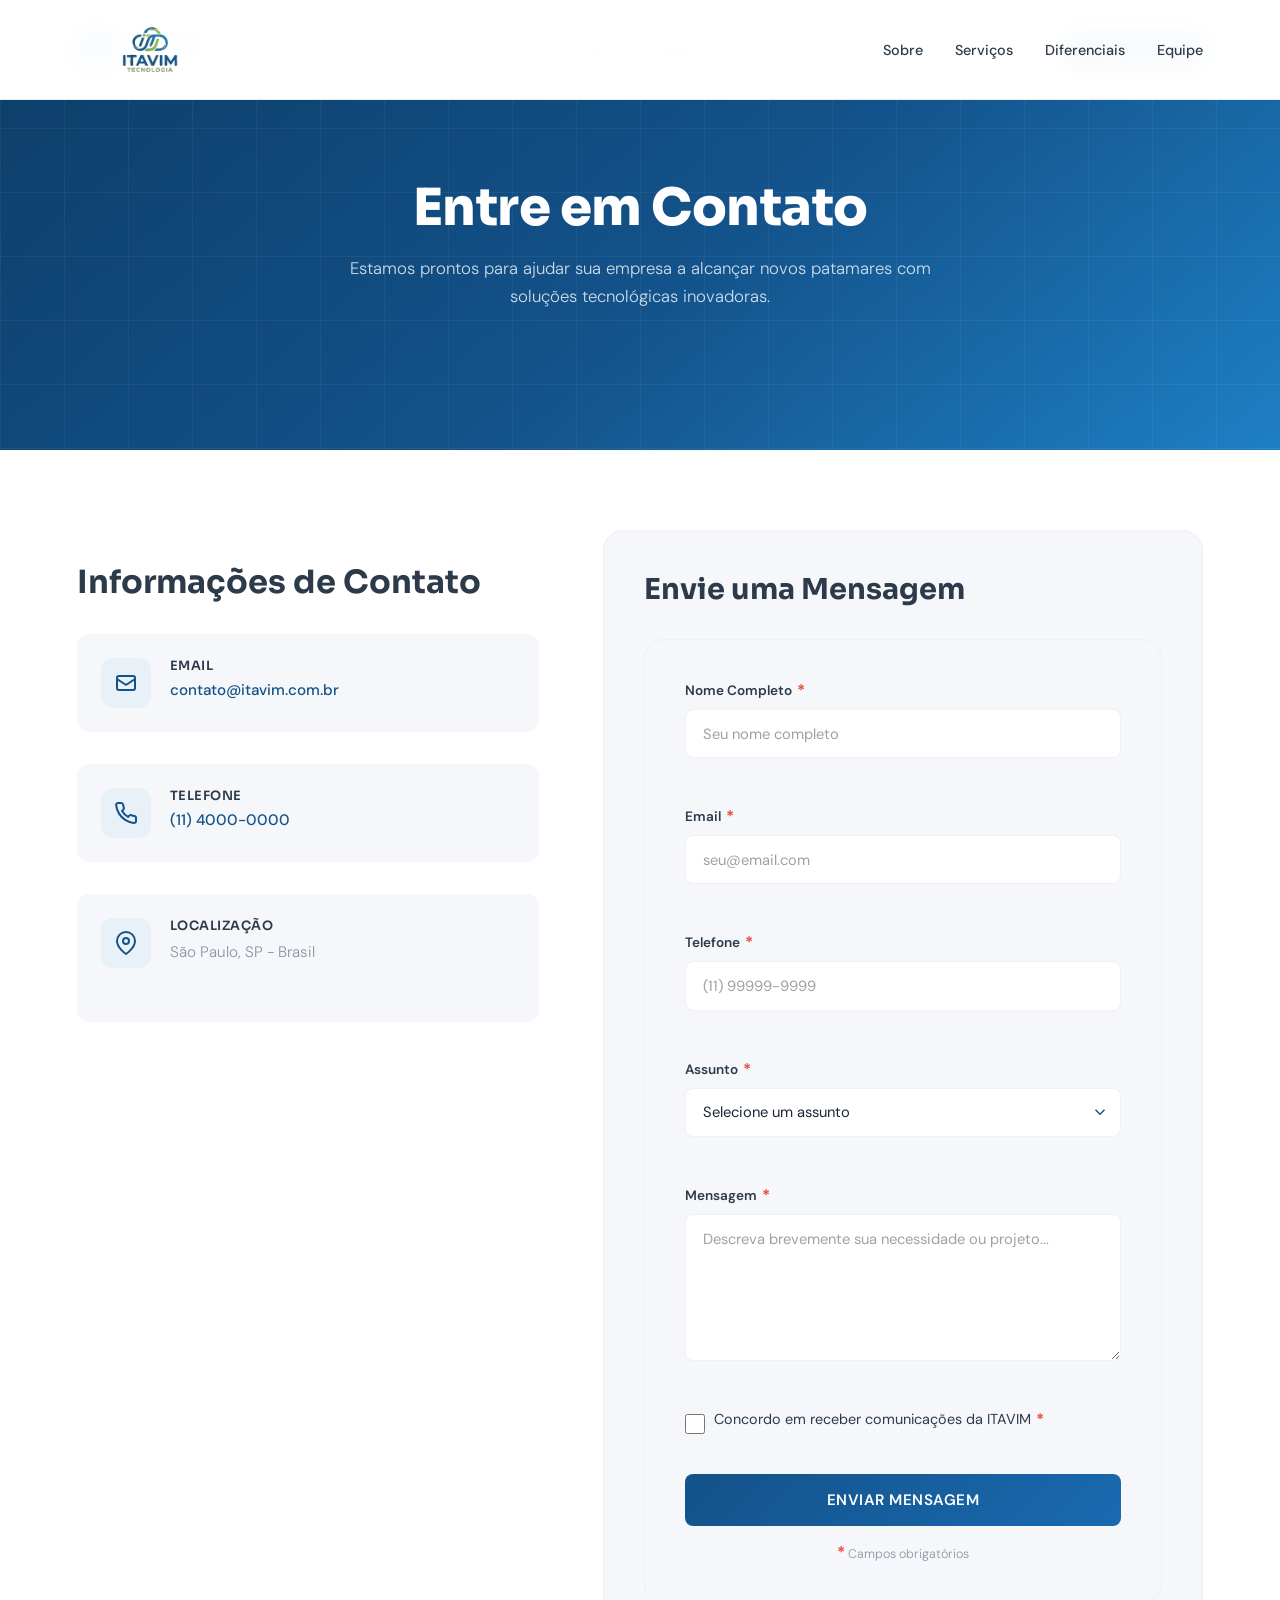
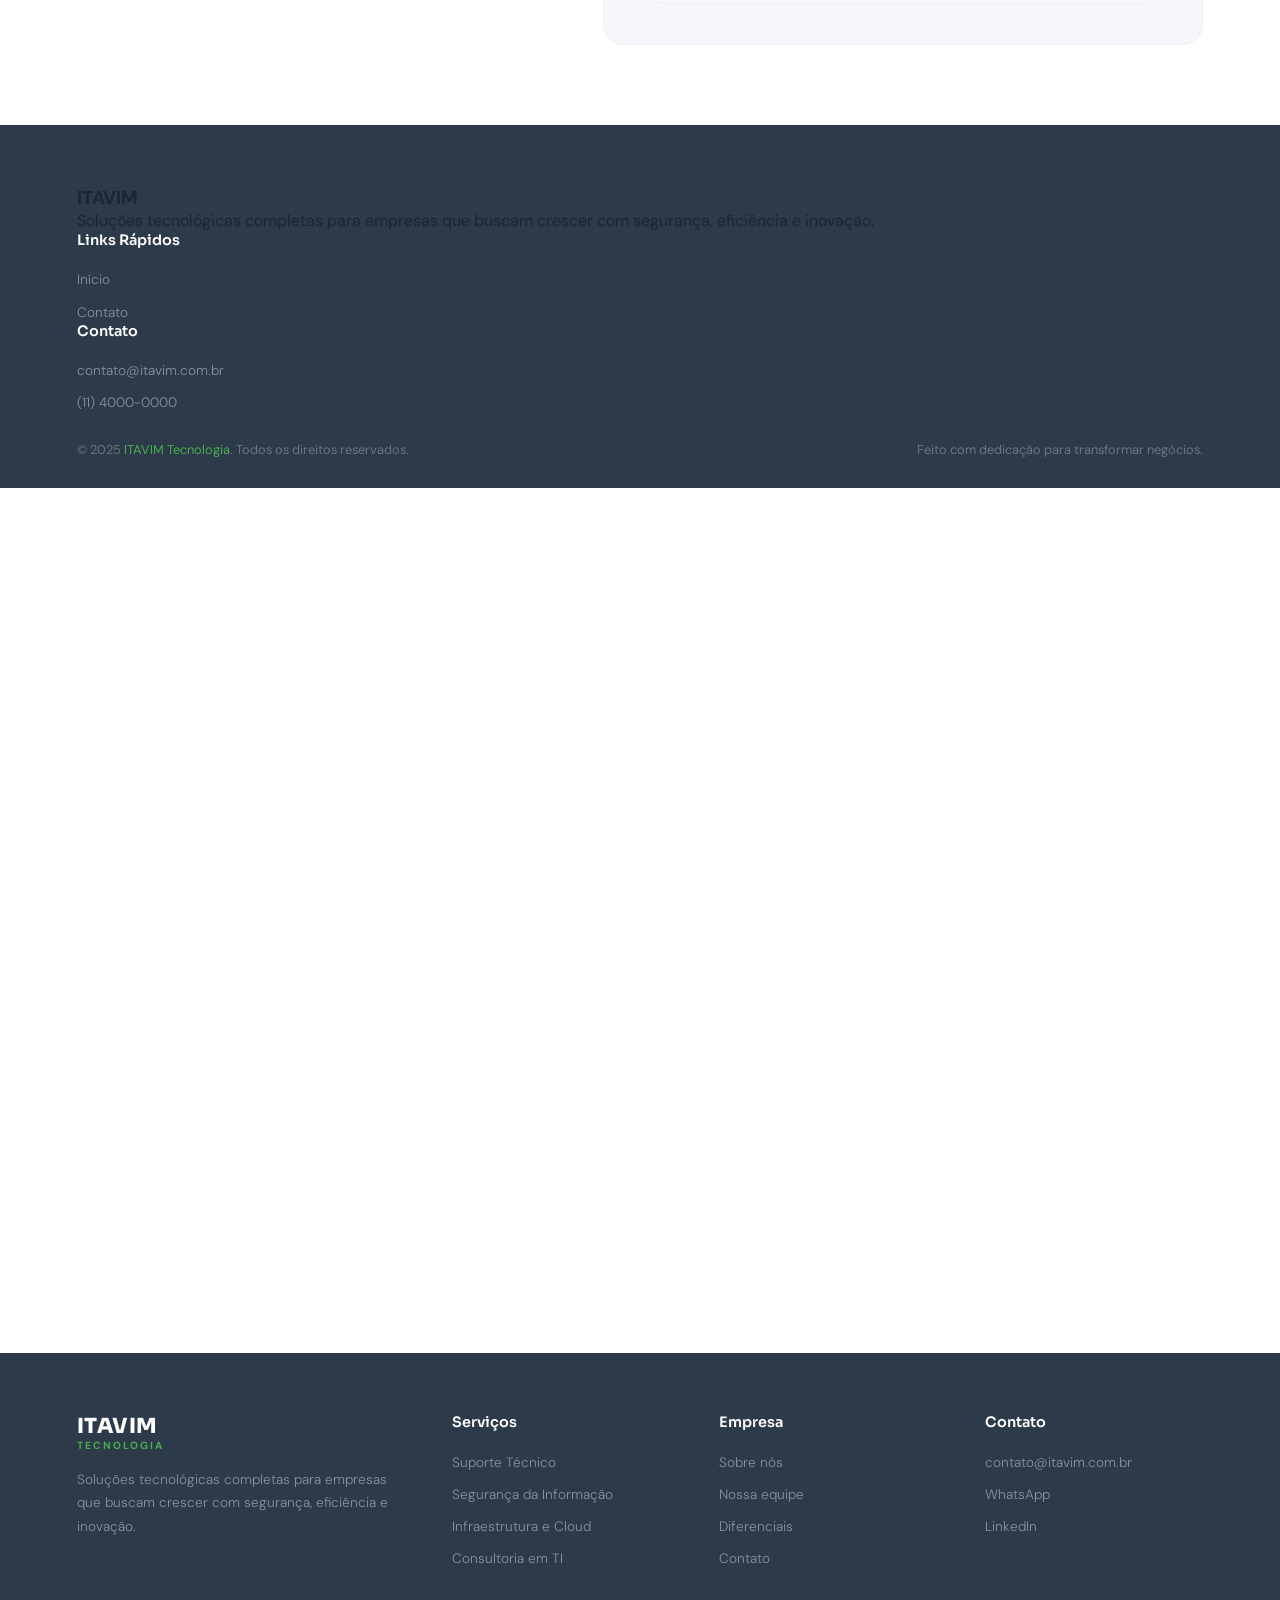
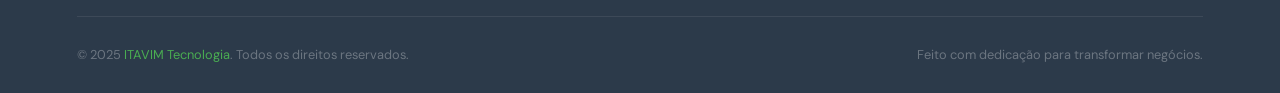
<file: contato.html>
<!DOCTYPE html>
<html lang="pt-BR">
<head>
    <meta charset="UTF-8">
    <meta name="viewport" content="width=device-width, initial-scale=1.0">
    <link rel="icon" href="imagens/nuvem.png" type="image/png"/>
    <title>Fale conosco - ITAVIM Tecnologia</title>
    <link rel="stylesheet" href="style.css">
    <link href="https://fonts.googleapis.com/css2?family=Sora:wght@300;400;600;700;800&family=DM+Sans:ital,wght@0,300;0,400;0,500;0,600;1,300&display=swap" rel="stylesheet"/>
</head>
<body>
    <!--NAVBAR-->
    <nav id="nav">
        <a href="index.html" class="nav-logo">
            <div class="nav-logo-icon">
                <svg viewBox="0 0 24 24" fill="currentColor">
                    <path d="M12 2L2 7v10c0 5.55 3.84 10.74 9 12 5.16-1.26 9-6.45 9-12V7l-10-5z"/>
                </svg>
            </div>
            <div class="nav-logo-text">
                <strong>ITAVIM</strong>
                <span>Tecnologia</span>
            </div>
        </a>
        <ul class="nav-links">
            <li><a href="index.html">Início</a></li>
            <li><a href="#contato">Contato</a></li>
        </ul>
        <a href="#contato" class="nav-cta">Fale conosco</a>
    </nav>

    <!-- HERO SECTION -->
    <section class="hero-contact">
        <div class="hero-contact-content">
            <h1>Entre em Contato</h1>
            <p>Estamos prontos para ajudar sua empresa a alcançar novos patamares com soluções tecnológicas inovadoras.</p>
        </div>
    </section>

    <!-- CONTACT FORM SECTION -->
    <section id="contato" class="contact-section">
        <div class="container">
            <div class="contact-wrapper">
                <!-- CONTACT INFO -->
                <div class="contact-info fade-up">
                    <h2>Informações de Contato</h2>
                    <div class="info-item">
                        <div class="info-icon">
                            <svg viewBox="0 0 24 24" fill="none" stroke="currentColor" stroke-width="2">
                                <path d="M3 8l7.89 5.26a2 2 0 002.22 0L21 8M5 19h14a2 2 0 002-2V7a2 2 0 00-2-2H5a2 2 0 00-2 2v10a2 2 0 002 2z"/>
                            </svg>
                        </div>
                        <div class="info-text">
                            <h3>Email</h3>
                            <a href="mailto:contato@itavim.com.br">contato@itavim.com.br</a>
                        </div>
                    </div>
                    <div class="info-item">
                        <div class="info-icon">
                            <svg viewBox="0 0 24 24" fill="none" stroke="currentColor" stroke-width="2">
                                <path d="M22 16.92v3a2 2 0 01-2.18 2 19.79 19.79 0 01-8.63-3.07 19.5 19.5 0 01-6-6 19.79 19.79 0 01-3.07-8.67A2 2 0 014.11 2h3a2 2 0 012 1.72 12.84 12.84 0 00.7 2.81 2 2 0 01-.45 2.11L8.09 9.91a16 16 0 006 6l1.27-1.27a2 2 0 012.11-.45 12.84 12.84 0 002.81.7A2 2 0 0122 16.92z"/>
                            </svg>
                        </div>
                        <div class="info-text">
                            <h3>Telefone</h3>
                            <a href="tel:+551140000000">(11) 4000-0000</a>
                        </div>
                    </div>
                    <div class="info-item">
                        <div class="info-icon">
                            <svg viewBox="0 0 24 24" fill="none" stroke="currentColor" stroke-width="2">
                                <path d="M21 10c0 7-9 13-9 13s-9-6-9-13a9 9 0 0118 0z"/>
                                <circle cx="12" cy="10" r="3"/>
                            </svg>
                        </div>
                        <div class="info-text">
                            <h3>Localização</h3>
                            <p>São Paulo, SP - Brasil</p>
                        </div>
                    </div>
                </div>

                <!-- CONTACT FORM -->
                <div class="contact-form-wrapper fade-up">
                    <h2>Envie uma Mensagem</h2>
                    <form id="contactForm" class="contact-form">
                        <!-- Nome -->
                        <div class="form-group">
                            <label for="nome">Nome Completo <span class="required">*</span></label>
                            <input type="text" id="nome" name="nome" placeholder="Seu nome completo" required>
                            <span class="error-message" id="erro-nome"></span>
                        </div>

                        <!-- Email -->
                        <div class="form-group">
                            <label for="email">Email <span class="required">*</span></label>
                            <input type="email" id="email" name="email" placeholder="seu@email.com" required>
                            <span class="error-message" id="erro-email"></span>
                        </div>

                        <!-- Telefone -->
                        <div class="form-group">
                            <label for="telefone">Telefone <span class="required">*</span></label>
                            <input type="tel" id="telefone" name="telefone" placeholder="(11) 99999-9999" required>
                            <span class="error-message" id="erro-telefone"></span>
                        </div>

                        <!-- Assunto -->
                        <div class="form-group">
                            <label for="assunto">Assunto <span class="required">*</span></label>
                            <select id="assunto" name="assunto" required>
                                <option value="">Selecione um assunto</option>
                                <option value="consultoria">Consultoria</option>
                                <option value="desenvolvimento">Desenvolvimento de Software</option>
                                <option value="infraestrutura">Infraestrutura e Cloud</option>
                                <option value="suporte">Suporte Técnico</option>
                                <option value="outro">Outro</option>
                            </select>
                            <span class="error-message" id="erro-assunto"></span>
                        </div>

                        <!-- Mensagem -->
                        <div class="form-group full-width">
                            <label for="mensagem">Mensagem <span class="required">*</span></label>
                            <textarea id="mensagem" name="mensagem" placeholder="Descreva brevemente sua necessidade ou projeto..." rows="5" required></textarea>
                            <span class="error-message" id="erro-mensagem"></span>
                        </div>

                        <!-- Checkbox de consentimento -->
                        <div class="form-group full-width checkbox">
                            <input type="checkbox" id="consentimento" name="consentimento" required>
                            <label for="consentimento">Concordo em receber comunicações da ITAVIM <span class="required">*</span></label>
                            <span class="error-message" id="erro-consentimento"></span>
                        </div>

                        <!-- Botão Submit -->
                        <button type="submit" class="btn-submit">Enviar Mensagem</button>
                        <p class="form-note"><span class="required">*</span> Campos obrigatórios</p>
                    </form>

                    <!-- Mensagem de sucesso -->
                    <div id="successMessage" class="success-message" style="display:none;">
                        <svg viewBox="0 0 24 24" fill="none" stroke="currentColor" stroke-width="2">
                            <polyline points="20 6 9 17 4 12"></polyline>
                        </svg>
                        <p>Mensagem enviada com sucesso! Entraremos em contato em breve.</p>
                    </div>
                </div>
            </div>
        </div>
    </section>

    <!-- FOOTER -->
    <footer id="footer">
        <div class="container">
            <div class="footer-content">
                <div class="footer-col">
                    <h3>ITAVIM</h3>
                    <p>Soluções tecnológicas completas para empresas que buscam crescer com segurança, eficiência e inovação.</p>
                </div>
                <div class="footer-col">
                    <h4>Links Rápidos</h4>
                    <ul>
                        <li><a href="index.html">Início</a></li>
                        <li><a href="#contato">Contato</a></li>
                    </ul>
                </div>
                <div class="footer-col">
                    <h4>Contato</h4>
                    <ul>
                        <li><a href="mailto:contato@itavim.com.br">contato@itavim.com.br</a></li>
                        <li><a href="tel:+551140000000">(11) 4000-0000</a></li>
                    </ul>
                </div>
            </div>
            <div class="footer-bottom">
                <p>© 2025 <span class="highlight">ITAVIM Tecnologia</span>. Todos os direitos reservados.</p>
                <p>Feito com dedicação para transformar negócios.</p>
            </div>
        </div>
    </footer>

    <script src="script.js"></script>
</body>
</html>
<body>
    <!--NAVBAR-->
    <nav id="nav">
  <a href="#" class="nav-logo">
    <img src="[data-uri]" alt="ITAVIM Tecnologia" style="height:80px;width:auto;object-fit:contain;"/>
  </a>
  <ul class="nav-links">
    <li><a href="#sobre">Sobre</a></li>
    <li><a href="#servicos">Serviços</a></li>
    <li><a href="#diferenciais">Diferenciais</a></li>
    <li><a href="#equipe">Equipe</a></li>
    
  </ul>
 
</nav>
    <section class="contact" id="contato">
  <div class="contact-grid">
    <div class="contact-info fade-up">
      <span class="sec-tag">Fale Conosco</span>
      <h2 class="sec-title">Vamos conversar sobre o seu projeto?</h2>
      <p>
        Estamos prontos para entender as necessidades da sua empresa e apresentar
        a solução ideal em tecnologia. Entre em contato e um de nossos especialistas
        retornará em breve.
      </p>
      <div class="contact-items">
        <div class="contact-item">
          <div class="contact-item-icon ci-blue">📧</div>
          <div class="contact-item-text">
            <strong>E-mail</strong>
            <span>contato@itavim.com.br</span>
          </div>
        </div>
        <div class="contact-item">
          <div class="contact-item-icon ci-green">📱</div>
          <div class="contact-item-text">
            <strong>WhatsApp</strong>
            <span>(XX) XXXXX-XXXX</span>
          </div>
        </div>
        <div class="contact-item">
          <div class="contact-item-icon ci-blue">📍</div>
          <div class="contact-item-text">
            <strong>Localização</strong>
            <span>Brasil</span>
          </div>
        </div>
        <div class="contact-item">
          <div class="contact-item-icon ci-green">⏰</div>
          <div class="contact-item-text">
            <strong>Horário de atendimento</strong>
            <span>Seg–Sex: 08h às 18h</span>
          </div>
        </div>
      </div>
    </div>
    <div class="contact-form fade-up">
      <div class="form-row">
        <div class="form-group">
          <label>Nome completo</label>
          <input type="text" placeholder="Seu nome"/>
        </div>
        <div class="form-group">
          <label>Empresa</label>
          <input type="text" placeholder="Nome da empresa"/>
        </div>
      </div>
      <div class="form-row">
        <div class="form-group">
          <label>E-mail</label>
          <input type="email" placeholder="seu@email.com"/>
        </div>
        <div class="form-group">
          <label>Telefone</label>
          <input type="tel" placeholder="(XX) XXXXX-XXXX"/>
        </div>
      </div>
      <div class="form-group">
        <label>Serviço de interesse</label>
        <select>
          <option value="">Selecione um serviço</option>
          <option>Suporte Técnico</option>
          <option>Segurança da Informação</option>
          <option>Infraestrutura e Cloud</option>
          <option>Consultoria em TI</option>
          <option>Outros</option>
        </select>
      </div>
      <div class="form-group">
        <label>Mensagem</label>
        <textarea placeholder="Descreva brevemente sua necessidade ou projeto..."></textarea>
      </div>
      <button class="btn-submit">Enviar Mensagem</button>
    </div>
  </div>
</section>
<footer>
  <div class="footer-top">
    <div class="footer-brand">
      <div class="logo-text">ITAVIM</div>
      <span class="logo-sub">Tecnologia</span>
      <p>Soluções tecnológicas completas para empresas que buscam crescer com segurança, eficiência e inovação.</p>
    </div>
    <div class="footer-col">
      <h4>Serviços</h4>
      <ul>
        <li><a href="#servicos">Suporte Técnico</a></li>
        <li><a href="#servicos">Segurança da Informação</a></li>
        <li><a href="#servicos">Infraestrutura e Cloud</a></li>
        <li><a href="#servicos">Consultoria em TI</a></li>
      </ul>
    </div>
    <div class="footer-col">
      <h4>Empresa</h4>
      <ul>
        <li><a href="#sobre">Sobre nós</a></li>
        <li><a href="#equipe">Nossa equipe</a></li>
        <li><a href="#diferenciais">Diferenciais</a></li>
        <li><a href="#contato">Contato</a></li>
      </ul>
    </div>
    <div class="footer-col">
      <h4>Contato</h4>
      <ul>
        <li><a href="#">contato@itavim.com.br</a></li>
        <li><a href="#">WhatsApp</a></li>
        <li><a href="#">LinkedIn</a></li>
      </ul>
    </div>
  </div>
  <div class="footer-bottom">
    <p>© 2025 <span class="highlight">ITAVIM Tecnologia</span>. Todos os direitos reservados.</p>
    <p>Feito com dedicação para transformar negócios.</p>
  </div>
</body>
<script src="script.js"></script>
</html>
</file>
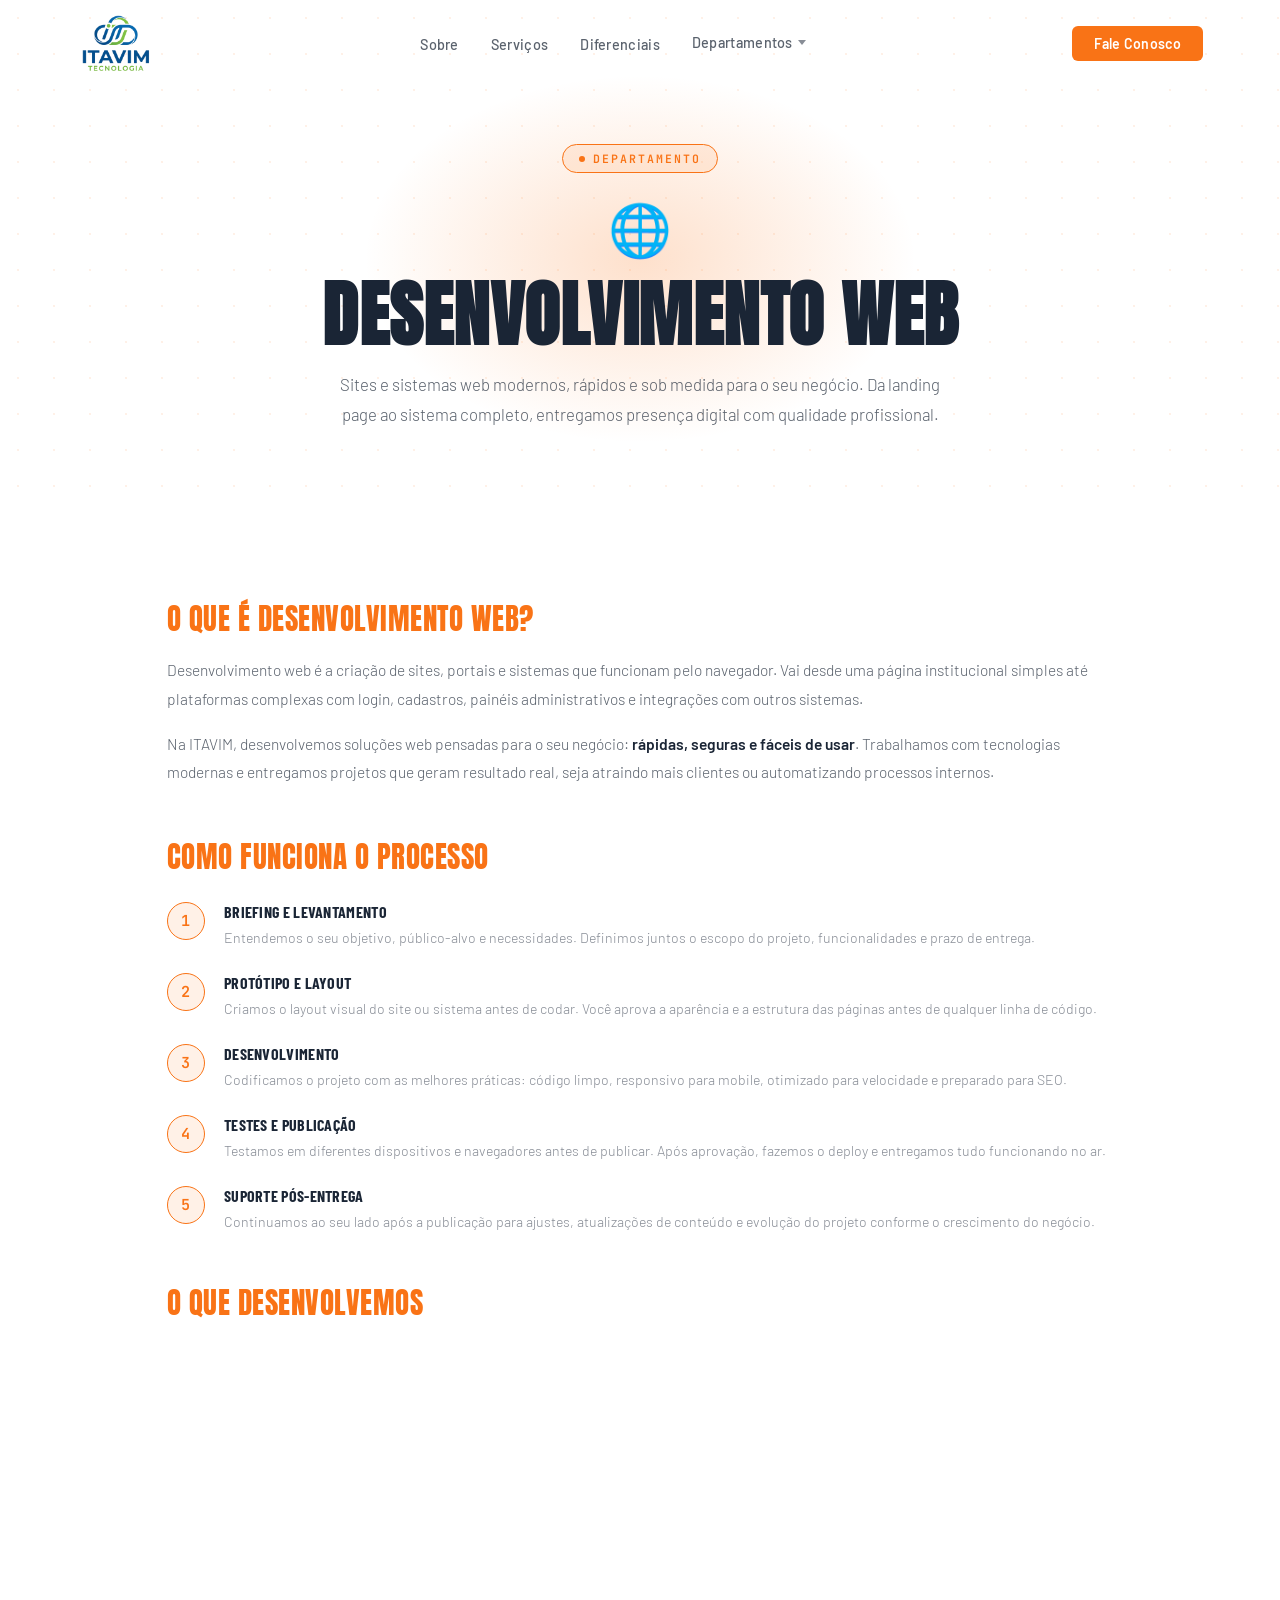
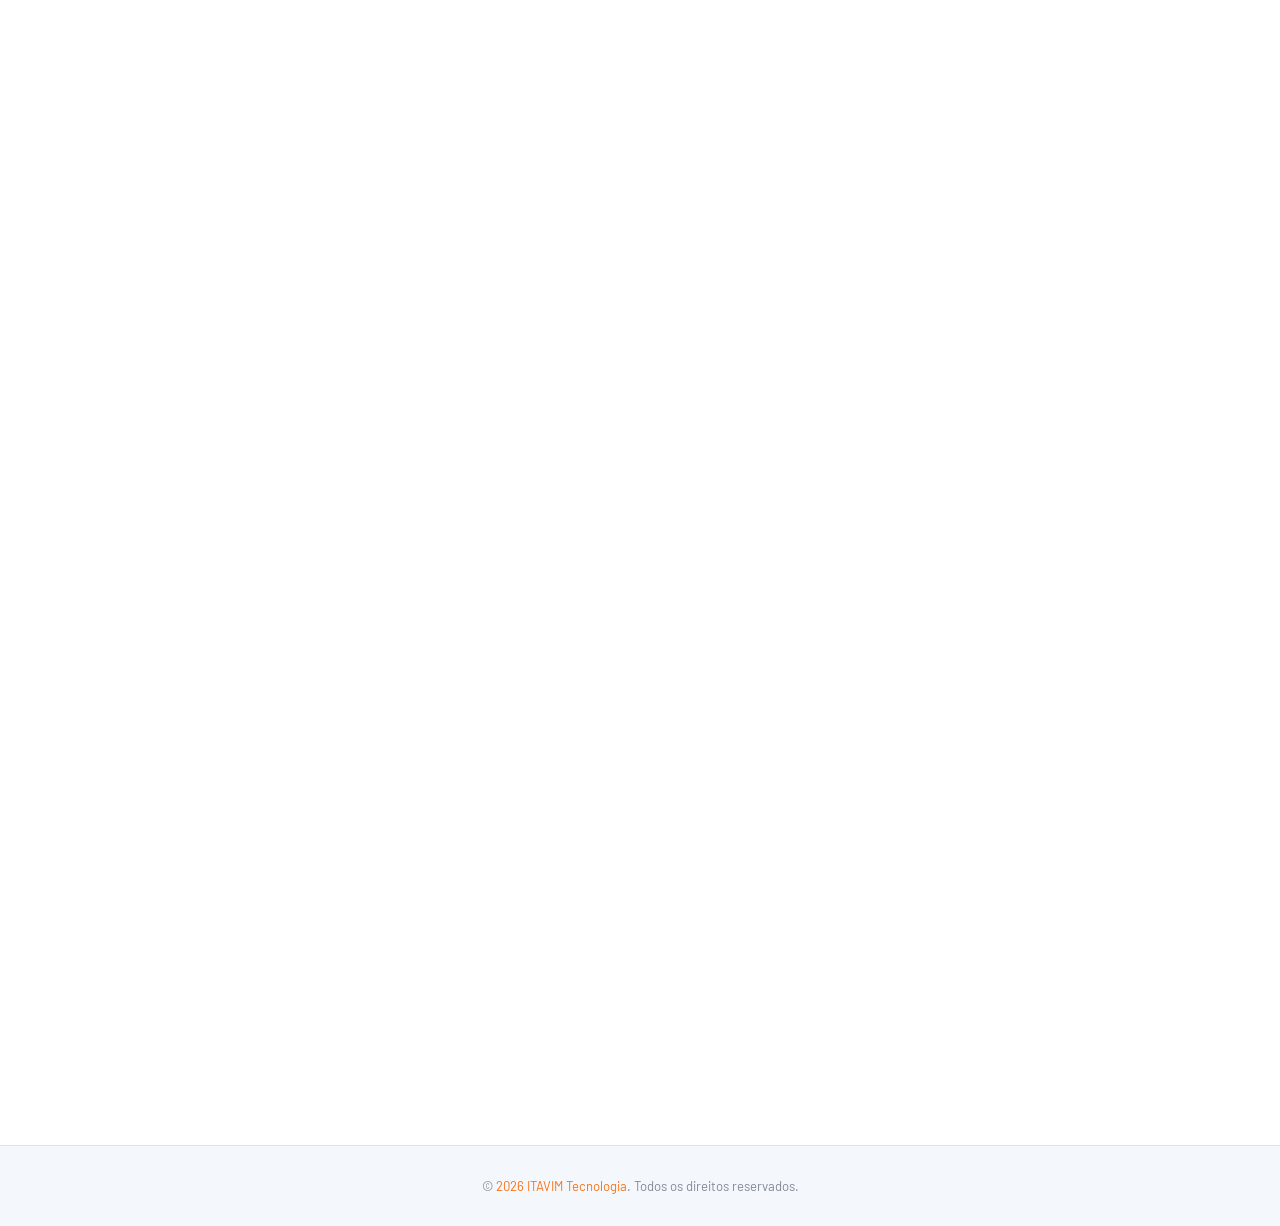
<file: desenvolvimento-web.html>
<!DOCTYPE html>
<html lang="pt-BR">
<head>
<meta charset="UTF-8"/>
<meta name="viewport" content="width=device-width, initial-scale=1.0"/>
<link rel="icon" href="imagens/nuvem.png" type="image/png"/>
<title>Desenvolvimento Web — ITAVIM Tecnologia</title>
<link href="https://fonts.googleapis.com/css2?family=Anton&family=Barlow:wght@300;400;500;600&family=Barlow+Condensed:wght@600;700;800&family=JetBrains+Mono:wght@400;600&display=swap" rel="stylesheet"/>
<style>
*{margin:0;padding:0;box-sizing:border-box;}
html{scroll-behavior:smooth;}
body{font-family:'Barlow',sans-serif;color:#1a2535;background:#ffffff;}
a{text-decoration:none;color:inherit;}
:root{--accent:#f97316;--accent-dim:rgba(249,115,22,.1);--accent-glow:rgba(249,115,22,.22);--bg:#ffffff;--bg2:#f4f8fd;--bg3:#e8f0fb;--border:rgba(0,0,0,.09);--text:#1a2535;--muted:rgba(26,37,53,.52);--dim:rgba(26,37,53,.72);}
::-webkit-scrollbar{width:6px;}::-webkit-scrollbar-track{background:var(--bg);}::-webkit-scrollbar-thumb{background:var(--accent-dim);border-radius:3px;}
.fade-up{opacity:0;transform:translateY(24px);transition:opacity .6s ease,transform .6s ease;}.fade-up.visible{opacity:1;transform:none;}
#nav{position:fixed;top:0;left:0;right:0;z-index:200;display:flex;align-items:center;justify-content:space-between;padding:0 6%;height:88px;background:transparent;transition:background .35s,border-color .35s;border-bottom:1px solid transparent;}
#nav.scrolled{background:rgba(255,255,255,.96);border-bottom-color:var(--border);backdrop-filter:blur(16px);box-shadow:0 1px 24px rgba(0,0,0,.08);}
.nav-logo{display:flex;align-items:center;text-decoration:none;}
.nav-links{display:flex;gap:2rem;list-style:none;}
.nav-links a{text-decoration:none;color:var(--dim);font-size:.9rem;font-weight:500;letter-spacing:.3px;transition:color .2s;position:relative;}
.nav-links a::after{content:'';position:absolute;bottom:-4px;left:0;right:0;height:1px;background:var(--accent);transform:scaleX(0);transition:transform .2s;}
.nav-links a:hover{color:var(--text);}.nav-links a:hover::after{transform:scaleX(1);}
.nav-dropdown{position:relative;}.nav-dropdown>a{display:flex;align-items:center;gap:.35rem;}.nav-dropdown>a::after{display:none;}
.dd-arrow{display:inline-block;width:0;height:0;border-left:4px solid transparent;border-right:4px solid transparent;border-top:5px solid var(--muted);transition:transform .2s;}
.nav-dropdown:hover>a .dd-arrow{transform:rotate(180deg);}.nav-dropdown:hover>a{color:var(--text);}
.dropdown-menu{position:absolute;top:100%;left:50%;background:var(--bg2);border:1px solid var(--border);border-radius:10px;box-shadow:0 16px 48px rgba(0,0,0,.6);min-width:190px;padding:10px 0 8px;opacity:0;pointer-events:none;transform:translateX(-50%) translateY(-6px);transition:opacity .2s,transform .2s;z-index:300;}
.nav-dropdown:hover .dropdown-menu{opacity:1;pointer-events:all;transform:translateX(-50%) translateY(0);}
.dropdown-menu a{display:flex;align-items:center;gap:.6rem;padding:.6rem 1.2rem;font-size:.85rem;font-weight:500;color:var(--dim);transition:color .15s,background .15s;white-space:nowrap;}
.dropdown-menu a:hover{background:var(--accent-dim);color:var(--accent);}
.dd-dot{display:inline-block;width:6px;height:6px;border-radius:50%;flex-shrink:0;}
.nav-cta{background:var(--accent);color:#fff;padding:.55rem 1.4rem;border-radius:6px;font-family:'Barlow',sans-serif;font-weight:600;font-size:.88rem;letter-spacing:.3px;cursor:pointer;transition:box-shadow .25s,transform .2s;}
.nav-cta:hover{box-shadow:0 0 22px var(--accent-glow);transform:translateY(-1px);}
.hamburger{display:none;flex-direction:column;gap:6px;cursor:pointer;border:none;background:none;padding:6px;}
.hamburger span{display:block;width:25px;height:2px;background:var(--accent);border-radius:2px;transition:.3s;}
.hamburger.active span:nth-child(1){transform:translateY(8px) rotate(45deg);}
.hamburger.active span:nth-child(2){opacity:0;}
.hamburger.active span:nth-child(3){transform:translateY(-8px) rotate(-45deg);}
#drawer-backdrop{position:fixed;inset:0;background:rgba(0,0,0,.65);z-index:8000;opacity:0;pointer-events:none;transition:opacity .3s;}
#drawer-backdrop.open{opacity:1;pointer-events:all;}
#drawer{position:fixed;top:0;right:0;width:75%;max-width:280px;height:100vh;height:100dvh;background:var(--bg2);z-index:8001;display:flex;flex-direction:column;transform:translateX(100%);transition:transform .3s ease;box-shadow:-8px 0 40px rgba(0,0,0,.5);border-left:1px solid var(--border);overflow:hidden;}
#drawer.open{transform:translateX(0);}
.drawer-head{display:flex;align-items:center;justify-content:space-between;padding:1.2rem;}
.drawer-head button{width:34px;height:34px;border-radius:50%;border:1px solid var(--border);background:var(--bg3);font-size:1rem;cursor:pointer;color:var(--dim);}
#drawer nav{display:flex;flex-direction:column;overflow-y:auto;flex:1;min-height:0;}
#drawer nav a{padding:1rem 1.4rem;font-family:'Barlow Condensed',sans-serif;font-size:1rem;font-weight:700;letter-spacing:.5px;text-transform:uppercase;color:var(--dim);border-bottom:1px solid var(--border);transition:background .15s,color .15s;text-align:center;}
#drawer nav a:hover{background:var(--accent-dim);color:var(--accent);}
.drawer-foot{flex-shrink:0;padding:1rem 1.2rem;padding-bottom:max(1rem,env(safe-area-inset-bottom));border-top:1px solid var(--border);}
.drawer-foot a{display:block;text-align:center;background:var(--accent);color:#fff;padding:.75rem;border-radius:7px;font-family:'Barlow Condensed',sans-serif;font-weight:700;font-size:.95rem;letter-spacing:.5px;text-transform:uppercase;}
.hero{padding:9rem 6% 5.5rem;color:var(--text);display:flex;flex-direction:column;align-items:center;text-align:center;position:relative;overflow:hidden;background:var(--bg);}
.hero::before{content:'';position:absolute;inset:0;background-image:radial-gradient(var(--accent-dim) 1px,transparent 1px);background-size:36px 36px;pointer-events:none;}
.hero-glow{position:absolute;top:50%;left:50%;transform:translate(-50%,-50%);width:600px;height:400px;border-radius:50%;background:radial-gradient(ellipse,var(--accent-glow) 0%,transparent 65%);pointer-events:none;}
.hero-tag{display:inline-flex;align-items:center;gap:.5rem;background:var(--accent-dim);border:1px solid var(--accent);color:var(--accent);border-radius:30px;padding:.38rem 1rem;font-family:'JetBrains Mono',monospace;font-size:.72rem;font-weight:600;letter-spacing:2px;text-transform:uppercase;margin-bottom:1.5rem;position:relative;z-index:1;}
.hero-tag-dot{width:6px;height:6px;border-radius:50%;background:var(--accent);animation:pulse 2s infinite;}
@keyframes pulse{0%,100%{opacity:1;}50%{opacity:.4;}}
.hero-icon{font-size:3.2rem;margin-bottom:1.2rem;position:relative;z-index:1;}
.hero h1{font-family:'Anton',sans-serif;font-size:clamp(2.8rem,6vw,4.5rem);line-height:.96;letter-spacing:.5px;text-transform:uppercase;color:var(--text);margin-bottom:1.2rem;position:relative;z-index:1;}
.hero p{font-size:1.05rem;font-weight:300;max-width:600px;color:var(--dim);line-height:1.8;position:relative;z-index:1;}
.content{max-width:1100px;margin:0 auto;padding:5rem 6%;}
.section-title{font-family:'Anton',sans-serif;font-weight:400;text-transform:uppercase;font-size:clamp(1.4rem,2.5vw,1.8rem);letter-spacing:.5px;color:var(--accent);margin-bottom:1rem;margin-top:3rem;}
.section-title:first-of-type{margin-top:0;}
p.body-text{color:var(--dim);font-size:.97rem;line-height:1.85;margin-bottom:1rem;font-weight:300;}
p.body-text strong{color:var(--text);font-weight:600;}
.steps{margin:1.5rem 0;}
.step{display:flex;gap:1.2rem;margin-bottom:1.5rem;align-items:flex-start;}
.step-num{flex-shrink:0;width:38px;height:38px;border-radius:50%;background:var(--accent-dim);border:1px solid var(--accent);color:var(--accent);font-family:'JetBrains Mono',monospace;font-weight:600;font-size:.95rem;display:flex;align-items:center;justify-content:center;}
.step-body h3{font-family:'Barlow Condensed',sans-serif;font-weight:700;font-size:1rem;letter-spacing:.3px;text-transform:uppercase;color:var(--text);margin-bottom:.3rem;}
.step-body p{font-size:.88rem;color:var(--muted);line-height:1.65;font-weight:300;}
.cards{display:grid;grid-template-columns:repeat(auto-fit,minmax(230px,1fr));gap:1.2rem;margin:1.5rem 0;}
.card{background:var(--bg2);border:1px solid var(--border);border-radius:14px;padding:1.5rem 1.3rem;transition:border-color .2s,transform .2s;position:relative;overflow:hidden;}
.card::after{content:'';position:absolute;bottom:0;left:0;right:0;height:2px;background:linear-gradient(90deg,var(--accent),transparent);opacity:0;transition:opacity .2s;}
.card:hover{border-color:var(--accent-glow);transform:translateY(-3px);}.card:hover::after{opacity:1;}
.card-icon{font-size:1.8rem;margin-bottom:.7rem;}
.card h3{font-family:'Barlow Condensed',sans-serif;font-weight:700;font-size:1rem;letter-spacing:.3px;text-transform:uppercase;color:var(--text);margin-bottom:.5rem;}
.card p{font-size:.85rem;color:var(--muted);line-height:1.65;font-weight:300;}
.faq-item{border-bottom:1px solid var(--border);padding:1.2rem 0;}
.faq-item:last-child{border-bottom:none;}
.faq-q{font-family:'Barlow Condensed',sans-serif;font-weight:700;font-size:1rem;letter-spacing:.3px;text-transform:uppercase;color:var(--text);margin-bottom:.5rem;}
.faq-a{font-size:.9rem;color:var(--muted);line-height:1.72;font-weight:300;}
.cta-box{background:var(--bg2);border:1px solid var(--border);border-radius:16px;padding:2.8rem;text-align:center;margin-top:3.5rem;position:relative;overflow:hidden;}
.cta-box::before{content:'';position:absolute;top:0;left:0;right:0;height:2px;background:linear-gradient(90deg,var(--accent),transparent);}
.cta-box::after{content:'';position:absolute;inset:0;background:radial-gradient(ellipse at 50% 0%,var(--accent-glow) 0%,transparent 65%);pointer-events:none;}
.cta-box h2{font-family:'Anton',sans-serif;font-weight:400;font-size:clamp(1.5rem,3vw,2rem);letter-spacing:.5px;text-transform:uppercase;color:var(--text);margin-bottom:.8rem;position:relative;z-index:1;}
.cta-box p{font-size:.93rem;color:var(--dim);margin-bottom:1.8rem;font-weight:300;position:relative;z-index:1;}
.cta-btn{display:inline-block;background:var(--accent);color:#fff;font-family:'Barlow Condensed',sans-serif;font-weight:700;font-size:.95rem;letter-spacing:.5px;text-transform:uppercase;padding:.8rem 2.2rem;border-radius:8px;transition:box-shadow .25s,transform .2s;position:relative;z-index:1;}
.cta-btn:hover{box-shadow:0 0 28px var(--accent-glow);transform:translateY(-1px);}
footer{text-align:center;padding:2rem 6%;background:var(--bg2);border-top:1px solid var(--border);color:var(--muted);font-size:.82rem;}
footer span{color:var(--accent);}
@media(max-width:800px){.hamburger{display:flex;}.nav-links,.nav-cta{display:none !important;}#nav{height:72px;padding:0 5%;}}
@media(min-width:801px){#drawer,#drawer-backdrop,.hamburger{display:none !important;}}
@media(max-width:600px){.hero{padding:7rem 5% 4rem;}.content{padding:3.5rem 5%;}}
</style>
</head>
<body>
<div id="drawer-backdrop" onclick="closeDrawer()"></div>
<div id="drawer">
  <div class="drawer-head">
    <img src="imagens/nuvem.png" alt="ITAVIM" style="height:36px;width:auto;">
    <button onclick="closeDrawer()">✕</button>
  </div>
  <nav>
    <a href="index.html#sobre" onclick="closeDrawer()">Sobre</a>
    <a href="index.html#servicos" onclick="closeDrawer()">Serviços</a>
    <a href="index.html#diferenciais" onclick="closeDrawer()">Diferenciais</a>
    <a href="#" onclick="toggleDrawerDept(event)" id="drawerDeptToggle" style="display:flex;align-items:center;justify-content:center;gap:.4rem;">Departamentos <span id="deptArrow" style="display:inline-block;border-left:4px solid transparent;border-right:4px solid transparent;border-top:5px solid rgba(221,238,255,.4);transition:transform .2s;"></span></a>
    <div id="drawerDeptMenu" style="display:none;flex-direction:column;">
      <a href="suporte-tecnico.html" onclick="closeDrawer()" style="background:rgba(0,210,230,.04);font-size:.85rem;padding:.75rem 1.4rem;display:flex;align-items:center;"><span style="display:inline-block;width:10px;height:2px;background:#00d2e6;margin-right:8px;border-radius:1px;flex-shrink:0;"></span>Suporte Técnico</a>
      <a href="infraestrutura-cloud.html" onclick="closeDrawer()" style="background:rgba(0,210,230,.04);font-size:.85rem;padding:.75rem 1.4rem;display:flex;align-items:center;"><span style="display:inline-block;width:10px;height:2px;background:#22c55e;margin-right:8px;border-radius:1px;flex-shrink:0;"></span>Infraestrutura e Cloud</a>
      <a href="seguranca-informacao.html" onclick="closeDrawer()" style="background:rgba(0,210,230,.04);font-size:.85rem;padding:.75rem 1.4rem;display:flex;align-items:center;"><span style="display:inline-block;width:10px;height:2px;background:#f87171;margin-right:8px;border-radius:1px;flex-shrink:0;"></span>Segurança da Informação</a>
      <a href="consultoria-ti.html" onclick="closeDrawer()" style="background:rgba(0,210,230,.04);font-size:.85rem;padding:.75rem 1.4rem;display:flex;align-items:center;"><span style="display:inline-block;width:10px;height:2px;background:#a78bfa;margin-right:8px;border-radius:1px;flex-shrink:0;"></span>Consultoria em TI</a>
      <a href="ti-advocacia.html" onclick="closeDrawer()" style="background:rgba(0,210,230,.04);font-size:.85rem;padding:.75rem 1.4rem;display:flex;align-items:center;"><span style="display:inline-block;width:10px;height:2px;background:#fbbf24;margin-right:8px;border-radius:1px;flex-shrink:0;"></span>TI para Advocacia</a>
      <a href="cftv-ip.html" onclick="closeDrawer()" style="background:rgba(0,210,230,.04);font-size:.85rem;padding:.75rem 1.4rem;display:flex;align-items:center;"><span style="display:inline-block;width:10px;height:2px;background:#60a5fa;margin-right:8px;border-radius:1px;flex-shrink:0;"></span>CFTV IP</a>
      <a href="desenvolvimento-web.html" onclick="closeDrawer()" style="background:rgba(0,210,230,.04);font-size:.85rem;padding:.75rem 1.4rem;display:flex;align-items:center;"><span style="display:inline-block;width:10px;height:2px;background:#f97316;margin-right:8px;border-radius:1px;flex-shrink:0;"></span>Desenvolvimento Web</a>
    </div>
  </nav>
  <div class="drawer-foot"><a href="index.html#contato" onclick="closeDrawer()">Fale Conosco</a></div>
</div>
<nav id="nav">
  <a href="index.html" class="nav-logo"><img src="imagens/logo.png" alt="ITAVIM" style="height:78px;width:auto;"></a>
  <button class="hamburger" id="hamburger" aria-label="Menu"><span></span><span></span><span></span></button>
  <ul class="nav-links" id="navLinks">
    <li><a href="index.html#sobre">Sobre</a></li>
    <li><a href="index.html#servicos">Serviços</a></li>
    <li><a href="index.html#diferenciais">Diferenciais</a></li>
    <li class="nav-dropdown">
      <a href="#">Departamentos <span class="dd-arrow"></span></a>
      <div class="dropdown-menu">
        <a href="suporte-tecnico.html"><span class="dd-dot" style="background:#00d2e6;"></span>Suporte Técnico</a>
        <a href="infraestrutura-cloud.html"><span class="dd-dot" style="background:#22c55e;"></span>Infraestrutura e Cloud</a>
        <a href="seguranca-informacao.html"><span class="dd-dot" style="background:#f87171;"></span>Segurança da Informação</a>
        <a href="consultoria-ti.html"><span class="dd-dot" style="background:#a78bfa;"></span>Consultoria em TI</a>
        <a href="ti-advocacia.html"><span class="dd-dot" style="background:#fbbf24;"></span>TI para Advocacia</a>
        <a href="cftv-ip.html"><span class="dd-dot" style="background:#60a5fa;"></span>CFTV IP</a>
        <a href="desenvolvimento-web.html"><span class="dd-dot" style="background:#f97316;"></span>Desenvolvimento Web</a>
      </div>
    </li>
  </ul>
  <a href="index.html#contato" class="nav-cta">Fale Conosco</a>
</nav>

<section class="hero">
  <div class="hero-glow"></div>
  <div class="hero-tag"><span class="hero-tag-dot"></span>Departamento</div>
  <div class="hero-icon">🌐</div>
  <h1>Desenvolvimento Web</h1>
  <p>Sites e sistemas web modernos, rápidos e sob medida para o seu negócio. Da landing page ao sistema completo, entregamos presença digital com qualidade profissional.</p>
</section>

<div class="content">
  <h2 class="section-title fade-up">O que é Desenvolvimento Web?</h2>
  <p class="body-text fade-up">Desenvolvimento web é a criação de sites, portais e sistemas que funcionam pelo navegador. Vai desde uma página institucional simples até plataformas complexas com login, cadastros, painéis administrativos e integrações com outros sistemas.</p>
  <p class="body-text fade-up">Na ITAVIM, desenvolvemos soluções web pensadas para o seu negócio: <strong>rápidas, seguras e fáceis de usar</strong>. Trabalhamos com tecnologias modernas e entregamos projetos que geram resultado real, seja atraindo mais clientes ou automatizando processos internos.</p>

  <h2 class="section-title fade-up">Como funciona o processo</h2>
  <div class="steps">
    <div class="step fade-up"><div class="step-num">1</div><div class="step-body"><h3>Briefing e Levantamento</h3><p>Entendemos o seu objetivo, público-alvo e necessidades. Definimos juntos o escopo do projeto, funcionalidades e prazo de entrega.</p></div></div>
    <div class="step fade-up"><div class="step-num">2</div><div class="step-body"><h3>Protótipo e Layout</h3><p>Criamos o layout visual do site ou sistema antes de codar. Você aprova a aparência e a estrutura das páginas antes de qualquer linha de código.</p></div></div>
    <div class="step fade-up"><div class="step-num">3</div><div class="step-body"><h3>Desenvolvimento</h3><p>Codificamos o projeto com as melhores práticas: código limpo, responsivo para mobile, otimizado para velocidade e preparado para SEO.</p></div></div>
    <div class="step fade-up"><div class="step-num">4</div><div class="step-body"><h3>Testes e Publicação</h3><p>Testamos em diferentes dispositivos e navegadores antes de publicar. Após aprovação, fazemos o deploy e entregamos tudo funcionando no ar.</p></div></div>
    <div class="step fade-up"><div class="step-num">5</div><div class="step-body"><h3>Suporte Pós-entrega</h3><p>Continuamos ao seu lado após a publicação para ajustes, atualizações de conteúdo e evolução do projeto conforme o crescimento do negócio.</p></div></div>
  </div>

  <h2 class="section-title fade-up">O que desenvolvemos</h2>
  <div class="cards">
    <div class="card fade-up"><div class="card-icon">🏢</div><h3>Sites Institucionais</h3><p>Páginas profissionais que apresentam sua empresa, serviços e contato. Impressiona clientes e transmite credibilidade no ambiente digital.</p></div>
    <div class="card fade-up"><div class="card-icon">🛍️</div><h3>Lojas Virtuais</h3><p>E-commerces completos com catálogo de produtos, carrinho de compras, pagamento online e painel de gestão de pedidos.</p></div>
    <div class="card fade-up"><div class="card-icon">⚙️</div><h3>Sistemas Web</h3><p>Plataformas personalizadas com login, cadastros, relatórios e automações que substituem planilhas e processos manuais.</p></div>
    <div class="card fade-up"><div class="card-icon">📱</div><h3>Landing Pages</h3><p>Páginas focadas em conversão para campanhas, captação de leads ou lançamento de produtos. Design direto e chamadas para ação eficientes.</p></div>
    <div class="card fade-up"><div class="card-icon">🔗</div><h3>Integrações de API</h3><p>Conectamos seu site a sistemas externos como WhatsApp, CRMs, ERPs, gateways de pagamento e outras ferramentas que você já usa.</p></div>
    <div class="card fade-up"><div class="card-icon">🚀</div><h3>Otimização e SEO</h3><p>Melhoramos a velocidade, acessibilidade e posicionamento nos buscadores de sites já existentes para atrair mais visitantes organicamente.</p></div>
  </div>

  <h2 class="section-title fade-up">Dúvidas frequentes</h2>
  <div class="faq-item fade-up"><div class="faq-q">Quanto tempo leva para ter um site pronto?</div><div class="faq-a">Depende do projeto. Um site institucional simples pode ficar pronto em 1 a 2 semanas. Sistemas mais complexos têm prazo estimado na fase de briefing, sempre com transparência sobre cada etapa.</div></div>
  <div class="faq-item fade-up"><div class="faq-q">Vou conseguir atualizar o site sozinho depois?</div><div class="faq-a">Sim. Para projetos com necessidade de atualização frequente, entregamos com painel administrativo simples e intuitivo. Se preferir, a ITAVIM também pode fazer as manutenções para você.</div></div>
  <div class="faq-item fade-up"><div class="faq-q">O site funciona bem no celular?</div><div class="faq-a">Todos os nossos projetos são desenvolvidos com design responsivo, adaptando-se perfeitamente a smartphones, tablets e computadores. Isso também melhora seu posicionamento no Google.</div></div>
  <div class="faq-item fade-up"><div class="faq-q">Vocês fazem manutenção e hospedagem também?</div><div class="faq-a">Sim. Oferecemos planos de manutenção mensal e auxiliamos na contratação e configuração de hospedagem, domínio e certificado SSL. Você não precisa entender de infraestrutura para ter um site no ar.</div></div>

  <div class="cta-box fade-up">
    <h2>Pronto para ter presença digital de verdade?</h2>
    <p>Fale com a nossa equipe e receba uma proposta personalizada para o seu projeto web.</p>
    <a href="index.html#contato" class="cta-btn">Solicitar proposta</a>
  </div>
</div>

<footer>© <span id="year"></span> <span>ITAVIM Tecnologia</span>. Todos os direitos reservados.</footer>
<script>
document.getElementById('year').textContent=new Date().getFullYear();
const nav=document.getElementById('nav');
window.addEventListener('scroll',()=>{nav.classList.toggle('scrolled',window.scrollY>40);});
const observer=new IntersectionObserver((entries)=>{entries.forEach((e,i)=>{if(e.isIntersecting)setTimeout(()=>e.target.classList.add('visible'),i*80);});},{threshold:.12});
document.querySelectorAll('.fade-up').forEach(el=>observer.observe(el));
const hamburger=document.getElementById('hamburger');
const drawer=document.getElementById('drawer');
const drawerBackdrop=document.getElementById('drawer-backdrop');
function closeDrawer(){drawer.classList.remove('open');drawerBackdrop.classList.remove('open');hamburger.classList.remove('active');document.body.style.overflow='';}
hamburger.addEventListener('click',()=>{const o=!drawer.classList.contains('open');drawer.classList.toggle('open',o);drawerBackdrop.classList.toggle('open',o);hamburger.classList.toggle('active',o);document.body.style.overflow=o?'hidden':'';});
function toggleDrawerDept(e){e.preventDefault();const m=document.getElementById('drawerDeptMenu');const a=document.getElementById('deptArrow');const o=m.style.display==='flex';m.style.display=o?'none':'flex';a.style.transform=o?'':'rotate(180deg)';}
</script>
</body>
</html>
</file>
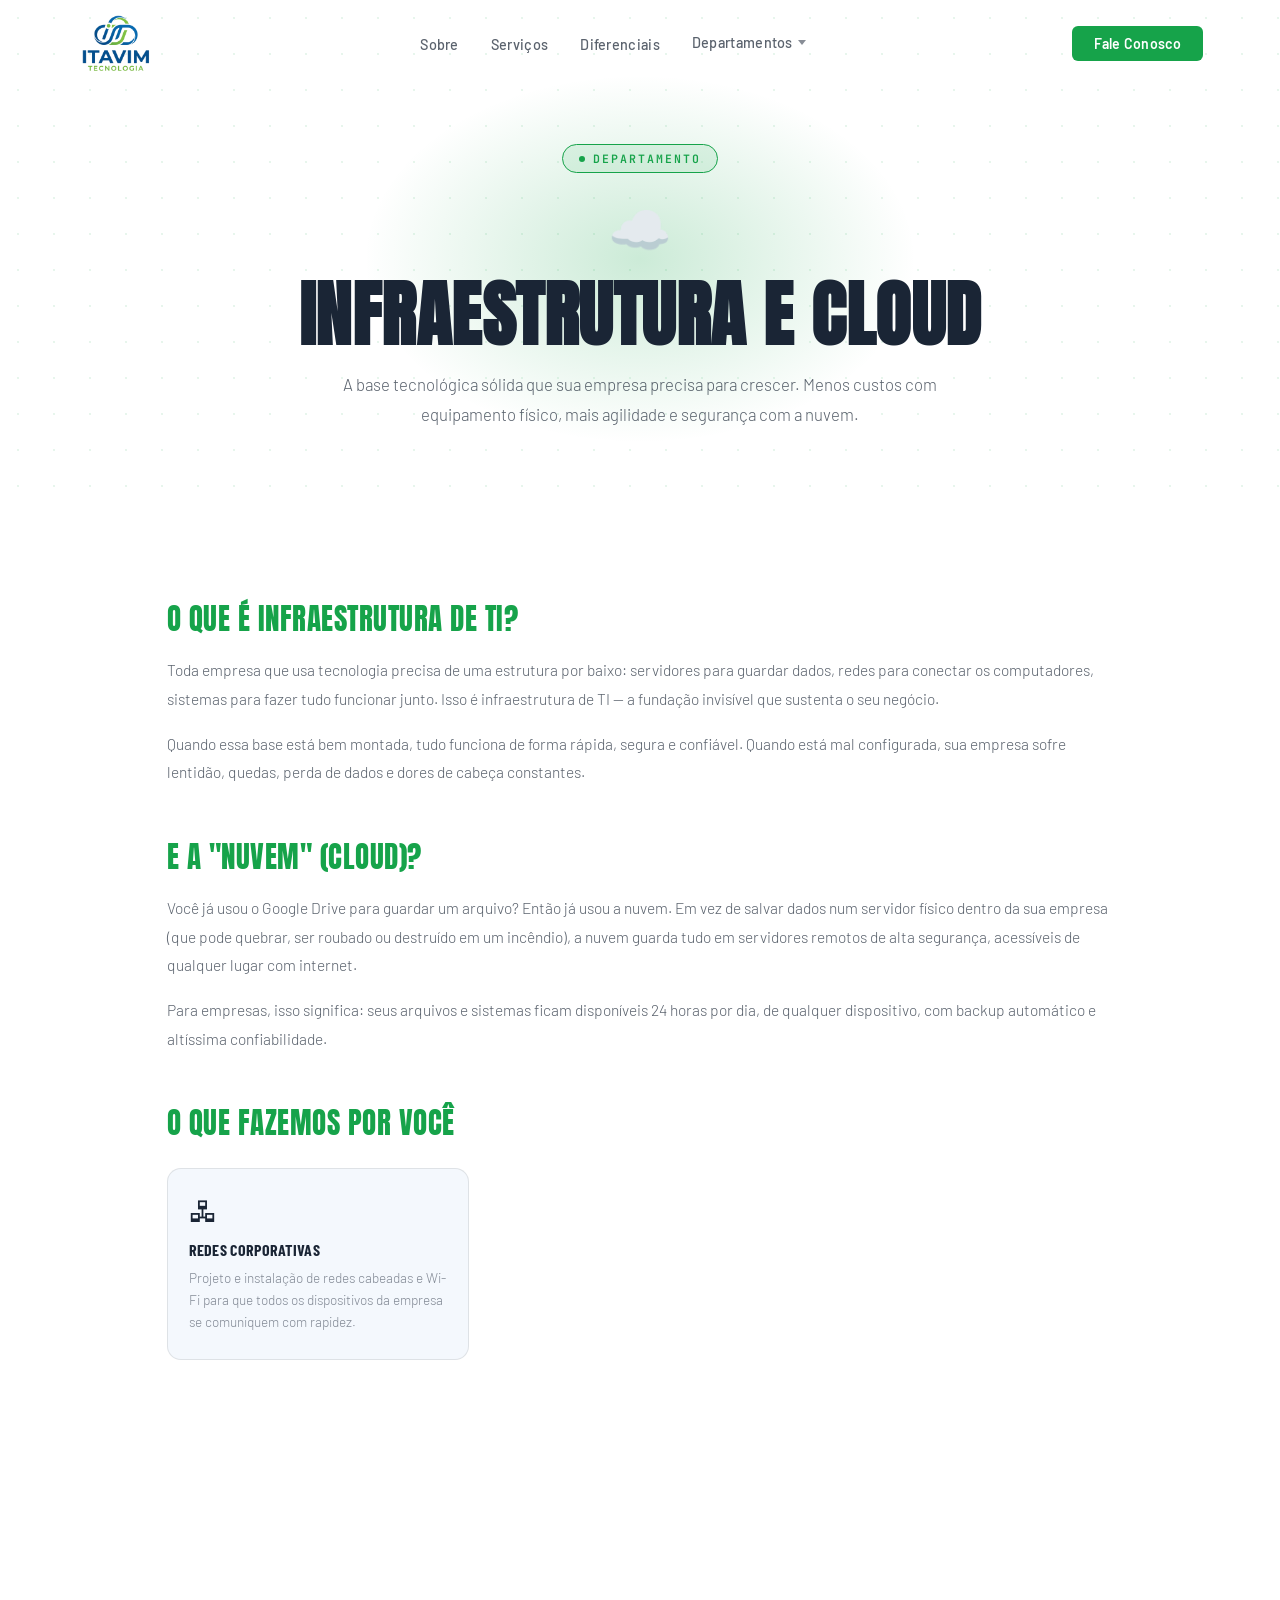
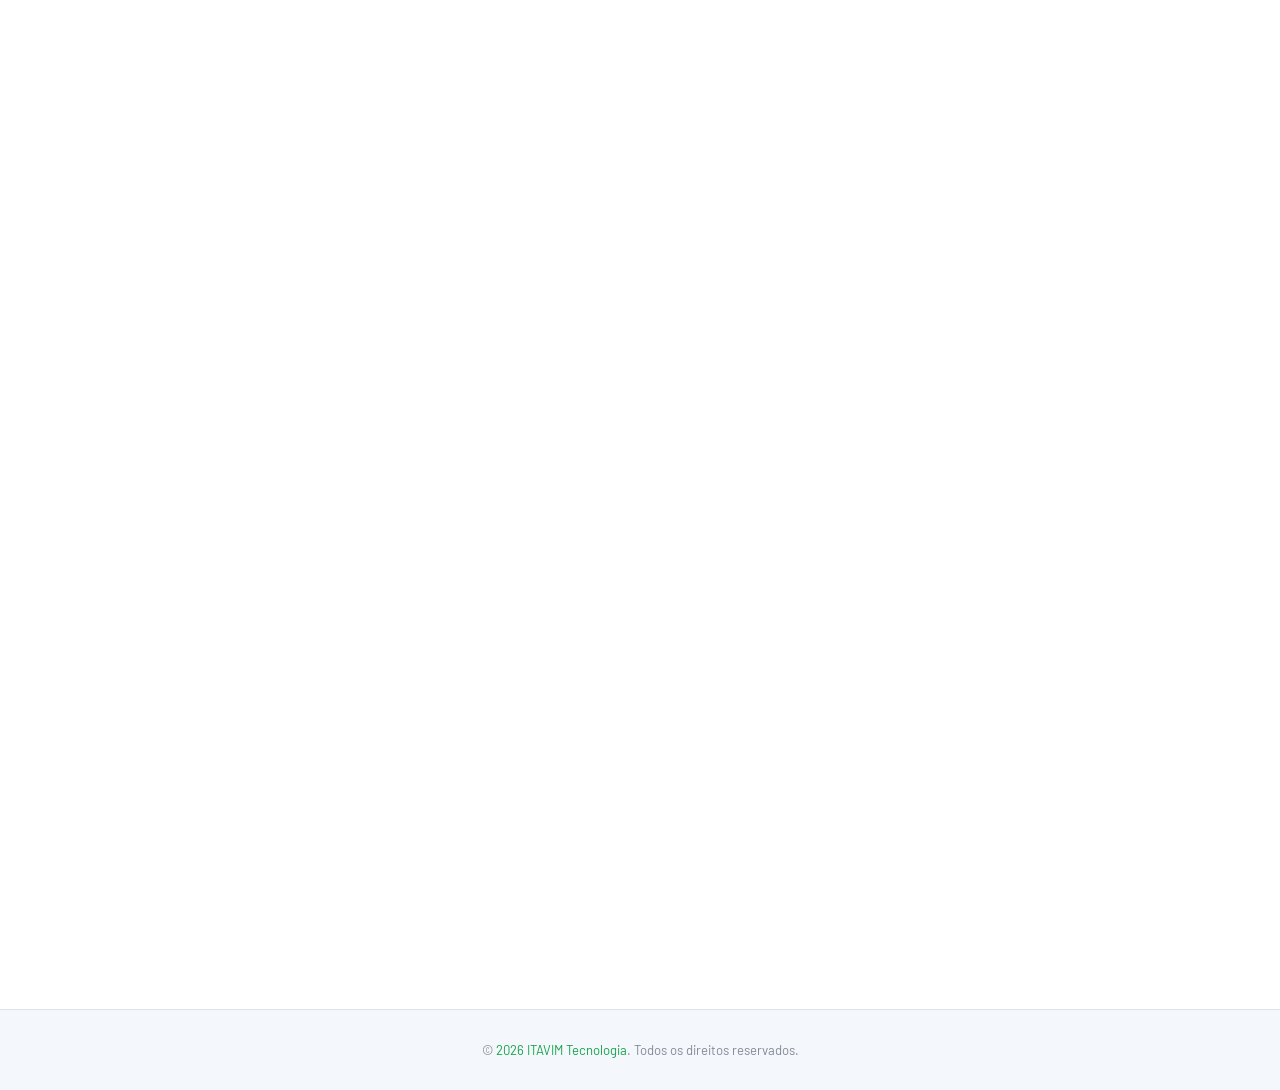
<file: infraestrutura-cloud.html>
<!DOCTYPE html>
<html lang="pt-BR">
<head>
<meta charset="UTF-8"/>
<meta name="viewport" content="width=device-width, initial-scale=1.0"/>
<link rel="icon" href="imagens/nuvem.png" type="image/png"/>
<title>Infraestrutura e Cloud — ITAVIM Tecnologia</title>
<link href="https://fonts.googleapis.com/css2?family=Anton&family=Barlow:wght@300;400;500;600&family=Barlow+Condensed:wght@600;700;800&family=JetBrains+Mono:wght@400;600&display=swap" rel="stylesheet"/>
<style>
*{margin:0;padding:0;box-sizing:border-box;}
html{scroll-behavior:smooth;}
body{font-family:'Barlow',sans-serif;color:#1a2535;background:#ffffff;}
a{text-decoration:none;color:inherit;}
:root{--accent:#16a34a;--accent-dim:rgba(22,163,74,.1);--accent-glow:rgba(22,163,74,.22);--bg:#ffffff;--bg2:#f4f8fd;--bg3:#e8f0fb;--border:rgba(0,0,0,.09);--text:#1a2535;--muted:rgba(26,37,53,.52);--dim:rgba(26,37,53,.72);}
::-webkit-scrollbar{width:6px;}::-webkit-scrollbar-track{background:var(--bg);}::-webkit-scrollbar-thumb{background:var(--accent-dim);border-radius:3px;}
.fade-up{opacity:0;transform:translateY(24px);transition:opacity .6s ease,transform .6s ease;}.fade-up.visible{opacity:1;transform:none;}
#nav{position:fixed;top:0;left:0;right:0;z-index:200;display:flex;align-items:center;justify-content:space-between;padding:0 6%;height:88px;background:transparent;transition:background .35s,border-color .35s;border-bottom:1px solid transparent;}
#nav.scrolled{background:rgba(255,255,255,.96);border-bottom-color:var(--border);backdrop-filter:blur(16px);box-shadow:0 1px 24px rgba(0,0,0,.08);}
.nav-logo{display:flex;align-items:center;text-decoration:none;}
.nav-links{display:flex;gap:2rem;list-style:none;}
.nav-links a{text-decoration:none;color:var(--dim);font-size:.9rem;font-weight:500;letter-spacing:.3px;transition:color .2s;position:relative;}
.nav-links a::after{content:'';position:absolute;bottom:-4px;left:0;right:0;height:1px;background:var(--accent);transform:scaleX(0);transition:transform .2s;}
.nav-links a:hover{color:var(--text);}.nav-links a:hover::after{transform:scaleX(1);}
.nav-dropdown{position:relative;}.nav-dropdown>a{display:flex;align-items:center;gap:.35rem;}.nav-dropdown>a::after{display:none;}
.dd-arrow{display:inline-block;width:0;height:0;border-left:4px solid transparent;border-right:4px solid transparent;border-top:5px solid var(--muted);transition:transform .2s;}
.nav-dropdown:hover>a .dd-arrow{transform:rotate(180deg);}.nav-dropdown:hover>a{color:var(--text);}
.dropdown-menu{position:absolute;top:100%;left:50%;background:var(--bg2);border:1px solid var(--border);border-radius:10px;box-shadow:0 16px 48px rgba(0,0,0,.6);min-width:190px;padding:10px 0 8px;opacity:0;pointer-events:none;transform:translateX(-50%) translateY(-6px);transition:opacity .2s,transform .2s;z-index:300;}
.nav-dropdown:hover .dropdown-menu{opacity:1;pointer-events:all;transform:translateX(-50%) translateY(0);}
.dropdown-menu a{display:flex;align-items:center;gap:.6rem;padding:.6rem 1.2rem;font-size:.85rem;font-weight:500;color:var(--dim);transition:color .15s,background .15s;white-space:nowrap;}
.dropdown-menu a:hover{background:var(--accent-dim);color:var(--accent);}
.dd-dot{display:inline-block;width:6px;height:6px;border-radius:50%;flex-shrink:0;}
.nav-cta{background:var(--accent);color:#fff;padding:.55rem 1.4rem;border-radius:6px;font-family:'Barlow',sans-serif;font-weight:600;font-size:.88rem;letter-spacing:.3px;cursor:pointer;transition:box-shadow .25s,transform .2s;}
.nav-cta:hover{box-shadow:0 0 22px var(--accent-glow);transform:translateY(-1px);}
.hamburger{display:none;flex-direction:column;gap:6px;cursor:pointer;border:none;background:none;padding:6px;}
.hamburger span{display:block;width:25px;height:2px;background:var(--accent);border-radius:2px;transition:.3s;}
.hamburger.active span:nth-child(1){transform:translateY(8px) rotate(45deg);}
.hamburger.active span:nth-child(2){opacity:0;}
.hamburger.active span:nth-child(3){transform:translateY(-8px) rotate(-45deg);}
#drawer-backdrop{position:fixed;inset:0;background:rgba(0,0,0,.65);z-index:8000;opacity:0;pointer-events:none;transition:opacity .3s;}
#drawer-backdrop.open{opacity:1;pointer-events:all;}
#drawer{position:fixed;top:0;right:0;width:75%;max-width:280px;height:100vh;height:100dvh;background:var(--bg2);z-index:8001;display:flex;flex-direction:column;transform:translateX(100%);transition:transform .3s ease;box-shadow:-8px 0 40px rgba(0,0,0,.5);border-left:1px solid var(--border);overflow:hidden;}
#drawer.open{transform:translateX(0);}
.drawer-head{display:flex;align-items:center;justify-content:space-between;padding:1.2rem;}
.drawer-head button{width:34px;height:34px;border-radius:50%;border:1px solid var(--border);background:var(--bg3);font-size:1rem;cursor:pointer;color:var(--dim);}
#drawer nav{display:flex;flex-direction:column;overflow-y:auto;flex:1;min-height:0;}
#drawer nav a{padding:1rem 1.4rem;font-family:'Barlow Condensed',sans-serif;font-size:1rem;font-weight:700;letter-spacing:.5px;text-transform:uppercase;color:var(--dim);border-bottom:1px solid var(--border);transition:background .15s,color .15s;text-align:center;}
#drawer nav a:hover{background:var(--accent-dim);color:var(--accent);}
.drawer-foot{flex-shrink:0;padding:1rem 1.2rem;padding-bottom:max(1rem,env(safe-area-inset-bottom));border-top:1px solid var(--border);}
.drawer-foot a{display:block;text-align:center;background:var(--accent);color:#fff;padding:.75rem;border-radius:7px;font-family:'Barlow Condensed',sans-serif;font-weight:700;font-size:.95rem;letter-spacing:.5px;text-transform:uppercase;}
.hero{padding:9rem 6% 5.5rem;color:var(--text);display:flex;flex-direction:column;align-items:center;text-align:center;position:relative;overflow:hidden;background:var(--bg);}
.hero::before{content:'';position:absolute;inset:0;background-image:radial-gradient(var(--accent-dim) 1px,transparent 1px);background-size:36px 36px;pointer-events:none;}
.hero-glow{position:absolute;top:50%;left:50%;transform:translate(-50%,-50%);width:600px;height:400px;border-radius:50%;background:radial-gradient(ellipse,var(--accent-glow) 0%,transparent 65%);pointer-events:none;}
.hero-tag{display:inline-flex;align-items:center;gap:.5rem;background:var(--accent-dim);border:1px solid var(--accent);color:var(--accent);border-radius:30px;padding:.38rem 1rem;font-family:'JetBrains Mono',monospace;font-size:.72rem;font-weight:600;letter-spacing:2px;text-transform:uppercase;margin-bottom:1.5rem;position:relative;z-index:1;}
.hero-tag-dot{width:6px;height:6px;border-radius:50%;background:var(--accent);animation:pulse 2s infinite;}
@keyframes pulse{0%,100%{opacity:1;}50%{opacity:.4;}}
.hero-icon{font-size:3.2rem;margin-bottom:1.2rem;position:relative;z-index:1;}
.hero h1{font-family:'Anton',sans-serif;font-size:clamp(2.8rem,6vw,4.5rem);line-height:.96;letter-spacing:.5px;text-transform:uppercase;color:var(--text);margin-bottom:1.2rem;position:relative;z-index:1;}
.hero p{font-size:1.05rem;font-weight:300;max-width:600px;color:var(--dim);line-height:1.8;position:relative;z-index:1;}
.content{max-width:1100px;margin:0 auto;padding:5rem 6%;}
.section-title{font-family:'Anton',sans-serif;font-weight:400;text-transform:uppercase;font-size:clamp(1.4rem,2.5vw,1.8rem);letter-spacing:.5px;color:var(--accent);margin-bottom:1rem;margin-top:3rem;}
.section-title:first-of-type{margin-top:0;}
p.body-text{color:var(--dim);font-size:.97rem;line-height:1.85;margin-bottom:1rem;font-weight:300;}
p.body-text strong{color:var(--text);font-weight:600;}
.cards{display:grid;grid-template-columns:repeat(auto-fit,minmax(230px,1fr));gap:1.2rem;margin:1.5rem 0;}
.card{background:var(--bg2);border:1px solid var(--border);border-radius:14px;padding:1.5rem 1.3rem;transition:border-color .2s,transform .2s;position:relative;overflow:hidden;}
.card::after{content:'';position:absolute;bottom:0;left:0;right:0;height:2px;background:linear-gradient(90deg,var(--accent),transparent);opacity:0;transition:opacity .2s;}
.card:hover{border-color:var(--accent-glow);transform:translateY(-3px);}.card:hover::after{opacity:1;}
.card-icon{font-size:1.8rem;margin-bottom:.7rem;}
.card h3{font-family:'Barlow Condensed',sans-serif;font-weight:700;font-size:1rem;letter-spacing:.3px;text-transform:uppercase;color:var(--text);margin-bottom:.5rem;}
.card p{font-size:.85rem;color:var(--muted);line-height:1.65;font-weight:300;}
.faq-item{border-bottom:1px solid var(--border);padding:1.2rem 0;}
.faq-item:last-child{border-bottom:none;}
.faq-q{font-family:'Barlow Condensed',sans-serif;font-weight:700;font-size:1rem;letter-spacing:.3px;text-transform:uppercase;color:var(--text);margin-bottom:.5rem;}
.faq-a{font-size:.9rem;color:var(--muted);line-height:1.72;font-weight:300;}
.cta-box{background:var(--bg2);border:1px solid var(--border);border-radius:16px;padding:2.8rem;text-align:center;margin-top:3.5rem;position:relative;overflow:hidden;}
.cta-box::before{content:'';position:absolute;top:0;left:0;right:0;height:2px;background:linear-gradient(90deg,var(--accent),transparent);}
.cta-box::after{content:'';position:absolute;inset:0;background:radial-gradient(ellipse at 50% 0%,var(--accent-glow) 0%,transparent 65%);pointer-events:none;}
.cta-box h2{font-family:'Anton',sans-serif;font-weight:400;font-size:clamp(1.5rem,3vw,2rem);letter-spacing:.5px;text-transform:uppercase;color:var(--text);margin-bottom:.8rem;position:relative;z-index:1;}
.cta-box p{font-size:.93rem;color:var(--dim);margin-bottom:1.8rem;font-weight:300;position:relative;z-index:1;}
.cta-btn{display:inline-block;background:var(--accent);color:#fff;font-family:'Barlow Condensed',sans-serif;font-weight:700;font-size:.95rem;letter-spacing:.5px;text-transform:uppercase;padding:.8rem 2.2rem;border-radius:8px;transition:box-shadow .25s,transform .2s;position:relative;z-index:1;}
.cta-btn:hover{box-shadow:0 0 28px var(--accent-glow);transform:translateY(-1px);}
footer{text-align:center;padding:2rem 6%;background:var(--bg2);border-top:1px solid var(--border);color:var(--muted);font-size:.82rem;}
footer span{color:var(--accent);}
@media(max-width:800px){.hamburger{display:flex;}.nav-links,.nav-cta{display:none !important;}#nav{height:72px;padding:0 5%;}}
@media(min-width:801px){#drawer,#drawer-backdrop,.hamburger{display:none !important;}}
@media(max-width:600px){.hero{padding:7rem 5% 4rem;}.content{padding:3.5rem 5%;}}
</style>
</head>
<body>
<div id="drawer-backdrop" onclick="closeDrawer()"></div>
<div id="drawer">
  <div class="drawer-head">
    <img src="imagens/nuvem.png" alt="ITAVIM" style="height:36px;width:auto;">
    <button onclick="closeDrawer()">✕</button>
  </div>
  <nav>
    <a href="index.html#sobre" onclick="closeDrawer()">Sobre</a>
    <a href="index.html#servicos" onclick="closeDrawer()">Serviços</a>
    <a href="index.html#diferenciais" onclick="closeDrawer()">Diferenciais</a>
    <a href="#" onclick="toggleDrawerDept(event)" id="drawerDeptToggle" style="display:flex;align-items:center;justify-content:center;gap:.4rem;">Departamentos <span id="deptArrow" style="display:inline-block;border-left:4px solid transparent;border-right:4px solid transparent;border-top:5px solid rgba(221,238,255,.4);transition:transform .2s;"></span></a>
    <div id="drawerDeptMenu" style="display:none;flex-direction:column;">
      <a href="suporte-tecnico.html" onclick="closeDrawer()" style="background:rgba(0,210,230,.04);font-size:.85rem;padding:.75rem 1.4rem;display:flex;align-items:center;"><span style="display:inline-block;width:10px;height:2px;background:#00d2e6;margin-right:8px;border-radius:1px;flex-shrink:0;"></span>Suporte Técnico</a>
      <a href="infraestrutura-cloud.html" onclick="closeDrawer()" style="background:rgba(0,210,230,.04);font-size:.85rem;padding:.75rem 1.4rem;display:flex;align-items:center;"><span style="display:inline-block;width:10px;height:2px;background:#22c55e;margin-right:8px;border-radius:1px;flex-shrink:0;"></span>Infraestrutura e Cloud</a>
      <a href="seguranca-informacao.html" onclick="closeDrawer()" style="background:rgba(0,210,230,.04);font-size:.85rem;padding:.75rem 1.4rem;display:flex;align-items:center;"><span style="display:inline-block;width:10px;height:2px;background:#f87171;margin-right:8px;border-radius:1px;flex-shrink:0;"></span>Segurança da Informação</a>
      <a href="consultoria-ti.html" onclick="closeDrawer()" style="background:rgba(0,210,230,.04);font-size:.85rem;padding:.75rem 1.4rem;display:flex;align-items:center;"><span style="display:inline-block;width:10px;height:2px;background:#a78bfa;margin-right:8px;border-radius:1px;flex-shrink:0;"></span>Consultoria em TI</a>
      <a href="ti-advocacia.html" onclick="closeDrawer()" style="background:rgba(0,210,230,.04);font-size:.85rem;padding:.75rem 1.4rem;display:flex;align-items:center;"><span style="display:inline-block;width:10px;height:2px;background:#fbbf24;margin-right:8px;border-radius:1px;flex-shrink:0;"></span>TI para Advocacia</a>
      <a href="cftv-ip.html" onclick="closeDrawer()" style="background:rgba(0,210,230,.04);font-size:.85rem;padding:.75rem 1.4rem;display:flex;align-items:center;"><span style="display:inline-block;width:10px;height:2px;background:#60a5fa;margin-right:8px;border-radius:1px;flex-shrink:0;"></span>CFTV IP</a>
      <a href="desenvolvimento-web.html" onclick="closeDrawer()" style="background:rgba(0,210,230,.04);font-size:.85rem;padding:.75rem 1.4rem;display:flex;align-items:center;"><span style="display:inline-block;width:10px;height:2px;background:#f97316;margin-right:8px;border-radius:1px;flex-shrink:0;"></span>Desenvolvimento Web</a>
    </div>
  </nav>
  <div class="drawer-foot"><a href="index.html#contato" onclick="closeDrawer()">Fale Conosco</a></div>
</div>
<nav id="nav">
  <a href="index.html" class="nav-logo"><img src="imagens/logo.png" alt="ITAVIM" style="height:78px;width:auto;"></a>
  <button class="hamburger" id="hamburger" aria-label="Menu"><span></span><span></span><span></span></button>
  <ul class="nav-links" id="navLinks">
    <li><a href="index.html#sobre">Sobre</a></li>
    <li><a href="index.html#servicos">Serviços</a></li>
    <li><a href="index.html#diferenciais">Diferenciais</a></li>
    <li class="nav-dropdown">
      <a href="#">Departamentos <span class="dd-arrow"></span></a>
      <div class="dropdown-menu">
        <a href="suporte-tecnico.html"><span class="dd-dot" style="background:#00d2e6;"></span>Suporte Técnico</a>
        <a href="infraestrutura-cloud.html"><span class="dd-dot" style="background:#22c55e;"></span>Infraestrutura e Cloud</a>
        <a href="seguranca-informacao.html"><span class="dd-dot" style="background:#f87171;"></span>Segurança da Informação</a>
        <a href="consultoria-ti.html"><span class="dd-dot" style="background:#a78bfa;"></span>Consultoria em TI</a>
        <a href="ti-advocacia.html"><span class="dd-dot" style="background:#fbbf24;"></span>TI para Advocacia</a>
        <a href="cftv-ip.html"><span class="dd-dot" style="background:#60a5fa;"></span>CFTV IP</a>
        <a href="desenvolvimento-web.html"><span class="dd-dot" style="background:#f97316;"></span>Desenvolvimento Web</a>
      </div>
    </li>
  </ul>
  <a href="index.html#contato" class="nav-cta">Fale Conosco</a>
</nav>

<section class="hero">
  <div class="hero-glow"></div>
  <div class="hero-tag"><span class="hero-tag-dot"></span>Departamento</div>
  <div class="hero-icon">☁️</div>
  <h1>Infraestrutura e Cloud</h1>
  <p>A base tecnológica sólida que sua empresa precisa para crescer. Menos custos com equipamento físico, mais agilidade e segurança com a nuvem.</p>
</section>

<div class="content">
  <h2 class="section-title fade-up">O que é Infraestrutura de TI?</h2>
  <p class="body-text fade-up">Toda empresa que usa tecnologia precisa de uma estrutura por baixo: servidores para guardar dados, redes para conectar os computadores, sistemas para fazer tudo funcionar junto. Isso é infraestrutura de TI — a fundação invisível que sustenta o seu negócio.</p>
  <p class="body-text fade-up">Quando essa base está bem montada, tudo funciona de forma rápida, segura e confiável. Quando está mal configurada, sua empresa sofre lentidão, quedas, perda de dados e dores de cabeça constantes.</p>

  <h2 class="section-title fade-up">E a "Nuvem" (Cloud)?</h2>
  <p class="body-text fade-up">Você já usou o Google Drive para guardar um arquivo? Então já usou a nuvem. Em vez de salvar dados num servidor físico dentro da sua empresa (que pode quebrar, ser roubado ou destruído em um incêndio), a nuvem guarda tudo em servidores remotos de alta segurança, acessíveis de qualquer lugar com internet.</p>
  <p class="body-text fade-up">Para empresas, isso significa: seus arquivos e sistemas ficam disponíveis 24 horas por dia, de qualquer dispositivo, com backup automático e altíssima confiabilidade.</p>

  <h2 class="section-title fade-up">O que fazemos por você</h2>
  <div class="cards">
    <div class="card fade-up"><div class="card-icon">🖧</div><h3>Redes Corporativas</h3><p>Projeto e instalação de redes cabeadas e Wi-Fi para que todos os dispositivos da empresa se comuniquem com rapidez.</p></div>
    <div class="card fade-up"><div class="card-icon">🗄️</div><h3>Servidores</h3><p>Configuração e manutenção de servidores físicos ou virtuais para centralizar dados e sistemas da empresa.</p></div>
    <div class="card fade-up"><div class="card-icon">☁️</div><h3>Migração para a Nuvem</h3><p>Transferimos seus sistemas e arquivos para a nuvem (AWS, Azure, Google Cloud) de forma segura e sem interrupção.</p></div>
    <div class="card fade-up"><div class="card-icon">💾</div><h3>Backup Automatizado</h3><p>Cópias de segurança automáticas dos seus dados para que nenhuma informação importante se perca.</p></div>
    <div class="card fade-up"><div class="card-icon">📈</div><h3>Escalabilidade</h3><p>Infraestrutura que cresce junto com sua empresa, sem necessidade de grandes investimentos de uma vez só.</p></div>
    <div class="card fade-up"><div class="card-icon">🔍</div><h3>Monitoramento</h3><p>Acompanhamento contínuo dos servidores e redes para identificar e resolver problemas antes que afetem sua operação.</p></div>
  </div>

  <h2 class="section-title fade-up">Vantagens reais para sua empresa</h2>
  <p class="body-text fade-up"><strong>Redução de custos:</strong> com a nuvem, você paga apenas pelo que usa, eliminando gastos com equipamentos físicos caros que ficam obsoletos.</p>
  <p class="body-text fade-up"><strong>Trabalho remoto facilitado:</strong> seus colaboradores podem acessar sistemas e arquivos de casa ou de qualquer lugar, com total segurança.</p>
  <p class="body-text fade-up"><strong>Continuidade do negócio:</strong> mesmo que aconteça algum imprevisto (falta de energia, desastre, falha de hardware), seus dados estão seguros e acessíveis.</p>

  <h2 class="section-title fade-up">Dúvidas frequentes</h2>
  <div class="faq-item fade-up"><div class="faq-q">Minha empresa precisa migrar tudo para a nuvem de uma vez?</div><div class="faq-a">Não. Fazemos a migração gradualmente, de acordo com o ritmo e a necessidade da sua empresa, garantindo que nada pare durante o processo.</div></div>
  <div class="faq-item fade-up"><div class="faq-q">A nuvem é segura para guardar dados sigilosos da empresa?</div><div class="faq-a">Sim. Os grandes provedores de nuvem (AWS, Azure, Google) oferecem segurança de nível bancário. Além disso, configuramos camadas extras de proteção específicas para o seu negócio.</div></div>
  <div class="faq-item fade-up"><div class="faq-q">E se a internet cair? Perco acesso a tudo?</div><div class="faq-a">Para cenários críticos, existem soluções híbridas que mantêm uma cópia local dos dados essenciais, garantindo funcionamento mesmo sem internet.</div></div>

  <div class="cta-box fade-up">
    <h2>Pronto para modernizar sua infraestrutura?</h2>
    <p>Fale com nossa equipe e descubra a solução ideal para o tamanho e as necessidades da sua empresa.</p>
    <a href="index.html#contato" class="cta-btn">Fale com a gente</a>
  </div>
</div>

<footer>© <span id="year"></span> <span>ITAVIM Tecnologia</span>. Todos os direitos reservados.</footer>
<script>
document.getElementById('year').textContent=new Date().getFullYear();
const nav=document.getElementById('nav');
window.addEventListener('scroll',()=>{nav.classList.toggle('scrolled',window.scrollY>40);});
const observer=new IntersectionObserver((entries)=>{entries.forEach((e,i)=>{if(e.isIntersecting)setTimeout(()=>e.target.classList.add('visible'),i*80);});},{threshold:.12});
document.querySelectorAll('.fade-up').forEach(el=>observer.observe(el));
const hamburger=document.getElementById('hamburger');
const drawer=document.getElementById('drawer');
const drawerBackdrop=document.getElementById('drawer-backdrop');
function closeDrawer(){drawer.classList.remove('open');drawerBackdrop.classList.remove('open');hamburger.classList.remove('active');document.body.style.overflow='';}
hamburger.addEventListener('click',()=>{const o=!drawer.classList.contains('open');drawer.classList.toggle('open',o);drawerBackdrop.classList.toggle('open',o);hamburger.classList.toggle('active',o);document.body.style.overflow=o?'hidden':'';});
function toggleDrawerDept(e){e.preventDefault();const m=document.getElementById('drawerDeptMenu');const a=document.getElementById('deptArrow');const o=m.style.display==='flex';m.style.display=o?'none':'flex';a.style.transform=o?'':'rotate(180deg)';}
</script>
</body>
</html>
</file>
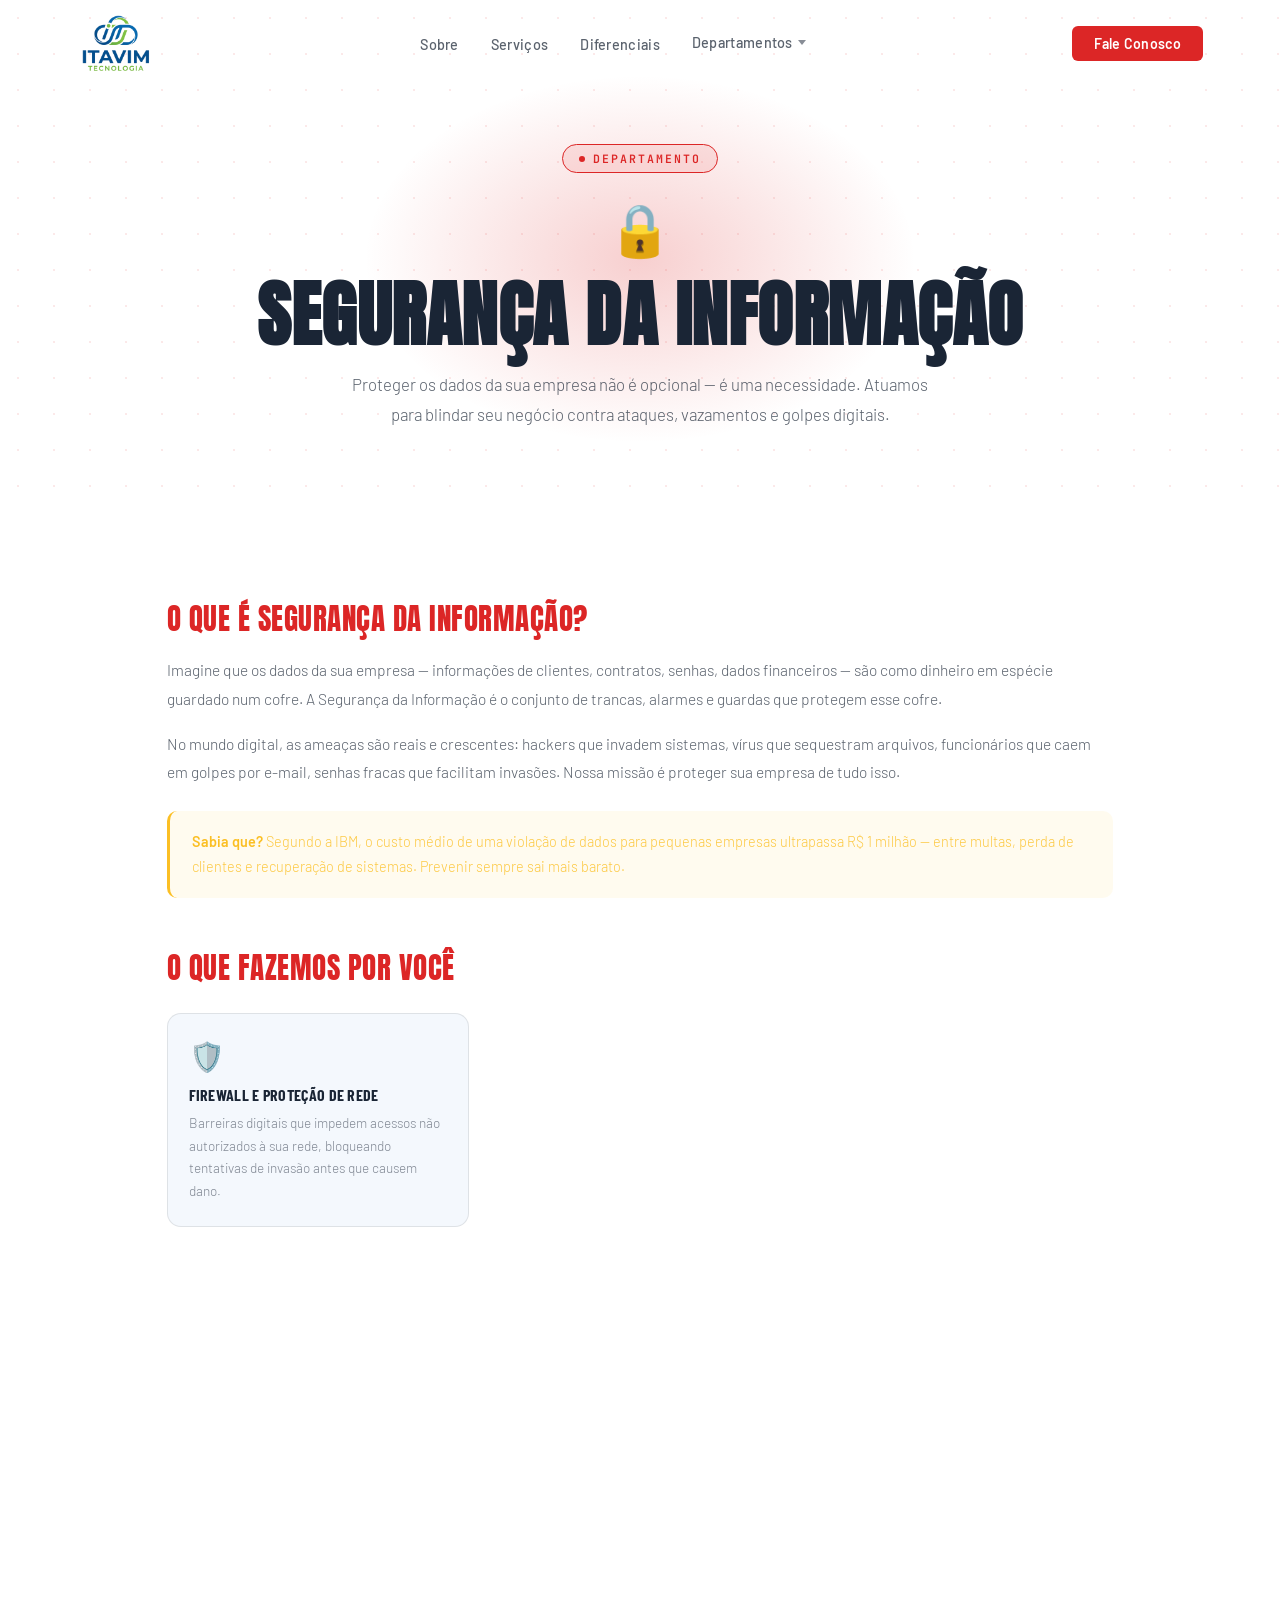
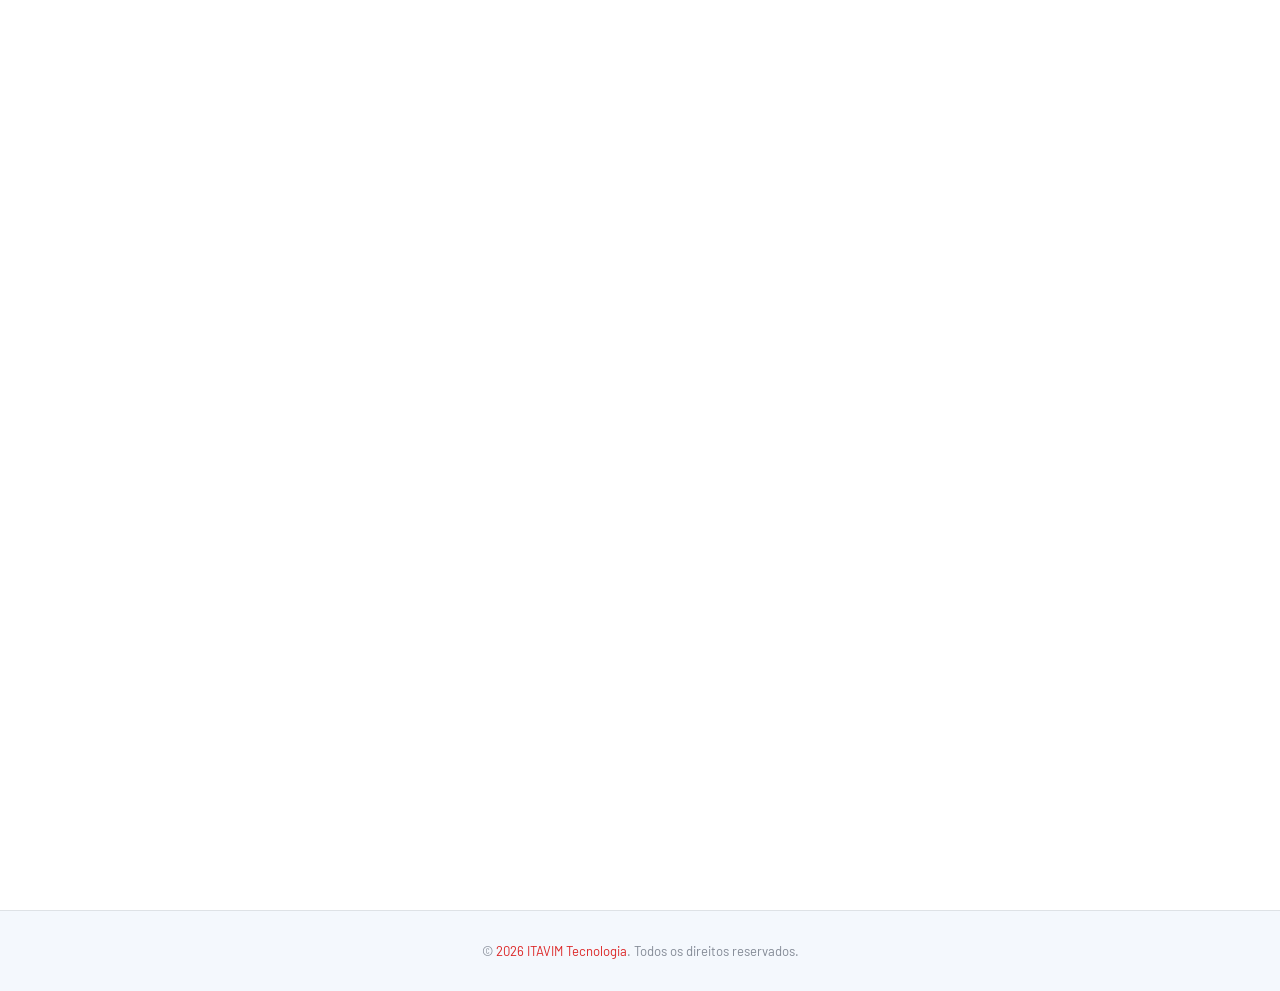
<file: seguranca-informacao.html>
<!DOCTYPE html>
<html lang="pt-BR">
<head>
<meta charset="UTF-8"/>
<meta name="viewport" content="width=device-width, initial-scale=1.0"/>
<link rel="icon" href="imagens/nuvem.png" type="image/png"/>
<title>Segurança da Informação — ITAVIM Tecnologia</title>
<link href="https://fonts.googleapis.com/css2?family=Anton&family=Barlow:wght@300;400;500;600&family=Barlow+Condensed:wght@600;700;800&family=JetBrains+Mono:wght@400;600&display=swap" rel="stylesheet"/>
<style>
*{margin:0;padding:0;box-sizing:border-box;}
html{scroll-behavior:smooth;}
body{font-family:'Barlow',sans-serif;color:#1a2535;background:#ffffff;}
a{text-decoration:none;color:inherit;}
:root{--accent:#dc2626;--accent-dim:rgba(220,38,38,.1);--accent-glow:rgba(220,38,38,.22);--bg:#ffffff;--bg2:#f4f8fd;--bg3:#e8f0fb;--border:rgba(0,0,0,.09);--text:#1a2535;--muted:rgba(26,37,53,.52);--dim:rgba(26,37,53,.72);}
::-webkit-scrollbar{width:6px;}::-webkit-scrollbar-track{background:var(--bg);}::-webkit-scrollbar-thumb{background:var(--accent-dim);border-radius:3px;}
.fade-up{opacity:0;transform:translateY(24px);transition:opacity .6s ease,transform .6s ease;}.fade-up.visible{opacity:1;transform:none;}
#nav{position:fixed;top:0;left:0;right:0;z-index:200;display:flex;align-items:center;justify-content:space-between;padding:0 6%;height:88px;background:transparent;transition:background .35s,border-color .35s;border-bottom:1px solid transparent;}
#nav.scrolled{background:rgba(255,255,255,.96);border-bottom-color:var(--border);backdrop-filter:blur(16px);box-shadow:0 1px 24px rgba(0,0,0,.08);}
.nav-logo{display:flex;align-items:center;text-decoration:none;}
.nav-links{display:flex;gap:2rem;list-style:none;}
.nav-links a{text-decoration:none;color:var(--dim);font-size:.9rem;font-weight:500;letter-spacing:.3px;transition:color .2s;position:relative;}
.nav-links a::after{content:'';position:absolute;bottom:-4px;left:0;right:0;height:1px;background:var(--accent);transform:scaleX(0);transition:transform .2s;}
.nav-links a:hover{color:var(--text);}.nav-links a:hover::after{transform:scaleX(1);}
.nav-dropdown{position:relative;}.nav-dropdown>a{display:flex;align-items:center;gap:.35rem;}.nav-dropdown>a::after{display:none;}
.dd-arrow{display:inline-block;width:0;height:0;border-left:4px solid transparent;border-right:4px solid transparent;border-top:5px solid var(--muted);transition:transform .2s;}
.nav-dropdown:hover>a .dd-arrow{transform:rotate(180deg);}.nav-dropdown:hover>a{color:var(--text);}
.dropdown-menu{position:absolute;top:100%;left:50%;background:var(--bg2);border:1px solid var(--border);border-radius:10px;box-shadow:0 16px 48px rgba(0,0,0,.6);min-width:190px;padding:10px 0 8px;opacity:0;pointer-events:none;transform:translateX(-50%) translateY(-6px);transition:opacity .2s,transform .2s;z-index:300;}
.nav-dropdown:hover .dropdown-menu{opacity:1;pointer-events:all;transform:translateX(-50%) translateY(0);}
.dropdown-menu a{display:flex;align-items:center;gap:.6rem;padding:.6rem 1.2rem;font-size:.85rem;font-weight:500;color:var(--dim);transition:color .15s,background .15s;white-space:nowrap;}
.dropdown-menu a:hover{background:var(--accent-dim);color:var(--accent);}
.dd-dot{display:inline-block;width:6px;height:6px;border-radius:50%;flex-shrink:0;}
.nav-cta{background:var(--accent);color:#fff;padding:.55rem 1.4rem;border-radius:6px;font-family:'Barlow',sans-serif;font-weight:600;font-size:.88rem;letter-spacing:.3px;cursor:pointer;transition:box-shadow .25s,transform .2s;}
.nav-cta:hover{box-shadow:0 0 22px var(--accent-glow);transform:translateY(-1px);}
.hamburger{display:none;flex-direction:column;gap:6px;cursor:pointer;border:none;background:none;padding:6px;}
.hamburger span{display:block;width:25px;height:2px;background:var(--accent);border-radius:2px;transition:.3s;}
.hamburger.active span:nth-child(1){transform:translateY(8px) rotate(45deg);}
.hamburger.active span:nth-child(2){opacity:0;}
.hamburger.active span:nth-child(3){transform:translateY(-8px) rotate(-45deg);}
#drawer-backdrop{position:fixed;inset:0;background:rgba(0,0,0,.65);z-index:8000;opacity:0;pointer-events:none;transition:opacity .3s;}
#drawer-backdrop.open{opacity:1;pointer-events:all;}
#drawer{position:fixed;top:0;right:0;width:75%;max-width:280px;height:100vh;height:100dvh;background:var(--bg2);z-index:8001;display:flex;flex-direction:column;transform:translateX(100%);transition:transform .3s ease;box-shadow:-8px 0 40px rgba(0,0,0,.5);border-left:1px solid var(--border);overflow:hidden;}
#drawer.open{transform:translateX(0);}
.drawer-head{display:flex;align-items:center;justify-content:space-between;padding:1.2rem;}
.drawer-head button{width:34px;height:34px;border-radius:50%;border:1px solid var(--border);background:var(--bg3);font-size:1rem;cursor:pointer;color:var(--dim);}
#drawer nav{display:flex;flex-direction:column;overflow-y:auto;flex:1;min-height:0;}
#drawer nav a{padding:1rem 1.4rem;font-family:'Barlow Condensed',sans-serif;font-size:1rem;font-weight:700;letter-spacing:.5px;text-transform:uppercase;color:var(--dim);border-bottom:1px solid var(--border);transition:background .15s,color .15s;text-align:center;}
#drawer nav a:hover{background:var(--accent-dim);color:var(--accent);}
.drawer-foot{flex-shrink:0;padding:1rem 1.2rem;padding-bottom:max(1rem,env(safe-area-inset-bottom));border-top:1px solid var(--border);}
.drawer-foot a{display:block;text-align:center;background:var(--accent);color:#fff;padding:.75rem;border-radius:7px;font-family:'Barlow Condensed',sans-serif;font-weight:700;font-size:.95rem;letter-spacing:.5px;text-transform:uppercase;}
.hero{padding:9rem 6% 5.5rem;color:var(--text);display:flex;flex-direction:column;align-items:center;text-align:center;position:relative;overflow:hidden;background:var(--bg);}
.hero::before{content:'';position:absolute;inset:0;background-image:radial-gradient(var(--accent-dim) 1px,transparent 1px);background-size:36px 36px;pointer-events:none;}
.hero-glow{position:absolute;top:50%;left:50%;transform:translate(-50%,-50%);width:600px;height:400px;border-radius:50%;background:radial-gradient(ellipse,var(--accent-glow) 0%,transparent 65%);pointer-events:none;}
.hero-tag{display:inline-flex;align-items:center;gap:.5rem;background:var(--accent-dim);border:1px solid var(--accent);color:var(--accent);border-radius:30px;padding:.38rem 1rem;font-family:'JetBrains Mono',monospace;font-size:.72rem;font-weight:600;letter-spacing:2px;text-transform:uppercase;margin-bottom:1.5rem;position:relative;z-index:1;}
.hero-tag-dot{width:6px;height:6px;border-radius:50%;background:var(--accent);animation:pulse 2s infinite;}
@keyframes pulse{0%,100%{opacity:1;}50%{opacity:.4;}}
.hero-icon{font-size:3.2rem;margin-bottom:1.2rem;position:relative;z-index:1;}
.hero h1{font-family:'Anton',sans-serif;font-size:clamp(2.8rem,6vw,4.5rem);line-height:.96;letter-spacing:.5px;text-transform:uppercase;color:var(--text);margin-bottom:1.2rem;position:relative;z-index:1;}
.hero p{font-size:1.05rem;font-weight:300;max-width:600px;color:var(--dim);line-height:1.8;position:relative;z-index:1;}
.content{max-width:1100px;margin:0 auto;padding:5rem 6%;}
.section-title{font-family:'Anton',sans-serif;font-weight:400;text-transform:uppercase;font-size:clamp(1.4rem,2.5vw,1.8rem);letter-spacing:.5px;color:var(--accent);margin-bottom:1rem;margin-top:3rem;}
.section-title:first-of-type{margin-top:0;}
p.body-text{color:var(--dim);font-size:.97rem;line-height:1.85;margin-bottom:1rem;font-weight:300;}
p.body-text strong{color:var(--text);font-weight:600;}
.cards{display:grid;grid-template-columns:repeat(auto-fit,minmax(230px,1fr));gap:1.2rem;margin:1.5rem 0;}
.card{background:var(--bg2);border:1px solid var(--border);border-radius:14px;padding:1.5rem 1.3rem;transition:border-color .2s,transform .2s;position:relative;overflow:hidden;}
.card::after{content:'';position:absolute;bottom:0;left:0;right:0;height:2px;background:linear-gradient(90deg,var(--accent),transparent);opacity:0;transition:opacity .2s;}
.card:hover{border-color:var(--accent-glow);transform:translateY(-3px);}.card:hover::after{opacity:1;}
.card-icon{font-size:1.8rem;margin-bottom:.7rem;}
.card h3{font-family:'Barlow Condensed',sans-serif;font-weight:700;font-size:1rem;letter-spacing:.3px;text-transform:uppercase;color:var(--text);margin-bottom:.5rem;}
.card p{font-size:.85rem;color:var(--muted);line-height:1.65;font-weight:300;}
.alert-box{background:rgba(251,191,36,.07);border-left:3px solid #fbbf24;border-radius:10px;padding:1.2rem 1.4rem;margin:1.5rem 0;}
.alert-box p{font-size:.9rem;color:rgba(251,191,36,.85);line-height:1.7;font-weight:300;}
.alert-box p strong{color:#fbbf24;font-weight:600;}
.faq-item{border-bottom:1px solid var(--border);padding:1.2rem 0;}
.faq-item:last-child{border-bottom:none;}
.faq-q{font-family:'Barlow Condensed',sans-serif;font-weight:700;font-size:1rem;letter-spacing:.3px;text-transform:uppercase;color:var(--text);margin-bottom:.5rem;}
.faq-a{font-size:.9rem;color:var(--muted);line-height:1.72;font-weight:300;}
.cta-box{background:var(--bg2);border:1px solid var(--border);border-radius:16px;padding:2.8rem;text-align:center;margin-top:3.5rem;position:relative;overflow:hidden;}
.cta-box::before{content:'';position:absolute;top:0;left:0;right:0;height:2px;background:linear-gradient(90deg,var(--accent),transparent);}
.cta-box::after{content:'';position:absolute;inset:0;background:radial-gradient(ellipse at 50% 0%,var(--accent-glow) 0%,transparent 65%);pointer-events:none;}
.cta-box h2{font-family:'Anton',sans-serif;font-weight:400;font-size:clamp(1.5rem,3vw,2rem);letter-spacing:.5px;text-transform:uppercase;color:var(--text);margin-bottom:.8rem;position:relative;z-index:1;}
.cta-box p{font-size:.93rem;color:var(--dim);margin-bottom:1.8rem;font-weight:300;position:relative;z-index:1;}
.cta-btn{display:inline-block;background:var(--accent);color:#fff;font-family:'Barlow Condensed',sans-serif;font-weight:700;font-size:.95rem;letter-spacing:.5px;text-transform:uppercase;padding:.8rem 2.2rem;border-radius:8px;transition:box-shadow .25s,transform .2s;position:relative;z-index:1;}
.cta-btn:hover{box-shadow:0 0 28px var(--accent-glow);transform:translateY(-1px);}
footer{text-align:center;padding:2rem 6%;background:var(--bg2);border-top:1px solid var(--border);color:var(--muted);font-size:.82rem;}
footer span{color:var(--accent);}
@media(max-width:800px){.hamburger{display:flex;}.nav-links,.nav-cta{display:none !important;}#nav{height:72px;padding:0 5%;}}
@media(min-width:801px){#drawer,#drawer-backdrop,.hamburger{display:none !important;}}
@media(max-width:600px){.hero{padding:7rem 5% 4rem;}.content{padding:3.5rem 5%;}}
</style>
</head>
<body>
<div id="drawer-backdrop" onclick="closeDrawer()"></div>
<div id="drawer">
  <div class="drawer-head">
    <img src="imagens/nuvem.png" alt="ITAVIM" style="height:36px;width:auto;">
    <button onclick="closeDrawer()">✕</button>
  </div>
  <nav>
    <a href="index.html#sobre" onclick="closeDrawer()">Sobre</a>
    <a href="index.html#servicos" onclick="closeDrawer()">Serviços</a>
    <a href="index.html#diferenciais" onclick="closeDrawer()">Diferenciais</a>
    <a href="#" onclick="toggleDrawerDept(event)" id="drawerDeptToggle" style="display:flex;align-items:center;justify-content:center;gap:.4rem;">Departamentos <span id="deptArrow" style="display:inline-block;border-left:4px solid transparent;border-right:4px solid transparent;border-top:5px solid rgba(221,238,255,.4);transition:transform .2s;"></span></a>
    <div id="drawerDeptMenu" style="display:none;flex-direction:column;">
      <a href="suporte-tecnico.html" onclick="closeDrawer()" style="background:rgba(0,210,230,.04);font-size:.85rem;padding:.75rem 1.4rem;display:flex;align-items:center;"><span style="display:inline-block;width:10px;height:2px;background:#00d2e6;margin-right:8px;border-radius:1px;flex-shrink:0;"></span>Suporte Técnico</a>
      <a href="infraestrutura-cloud.html" onclick="closeDrawer()" style="background:rgba(0,210,230,.04);font-size:.85rem;padding:.75rem 1.4rem;display:flex;align-items:center;"><span style="display:inline-block;width:10px;height:2px;background:#22c55e;margin-right:8px;border-radius:1px;flex-shrink:0;"></span>Infraestrutura e Cloud</a>
      <a href="seguranca-informacao.html" onclick="closeDrawer()" style="background:rgba(0,210,230,.04);font-size:.85rem;padding:.75rem 1.4rem;display:flex;align-items:center;"><span style="display:inline-block;width:10px;height:2px;background:#f87171;margin-right:8px;border-radius:1px;flex-shrink:0;"></span>Segurança da Informação</a>
      <a href="consultoria-ti.html" onclick="closeDrawer()" style="background:rgba(0,210,230,.04);font-size:.85rem;padding:.75rem 1.4rem;display:flex;align-items:center;"><span style="display:inline-block;width:10px;height:2px;background:#a78bfa;margin-right:8px;border-radius:1px;flex-shrink:0;"></span>Consultoria em TI</a>
      <a href="ti-advocacia.html" onclick="closeDrawer()" style="background:rgba(0,210,230,.04);font-size:.85rem;padding:.75rem 1.4rem;display:flex;align-items:center;"><span style="display:inline-block;width:10px;height:2px;background:#fbbf24;margin-right:8px;border-radius:1px;flex-shrink:0;"></span>TI para Advocacia</a>
      <a href="cftv-ip.html" onclick="closeDrawer()" style="background:rgba(0,210,230,.04);font-size:.85rem;padding:.75rem 1.4rem;display:flex;align-items:center;"><span style="display:inline-block;width:10px;height:2px;background:#60a5fa;margin-right:8px;border-radius:1px;flex-shrink:0;"></span>CFTV IP</a>
      <a href="desenvolvimento-web.html" onclick="closeDrawer()" style="background:rgba(0,210,230,.04);font-size:.85rem;padding:.75rem 1.4rem;display:flex;align-items:center;"><span style="display:inline-block;width:10px;height:2px;background:#f97316;margin-right:8px;border-radius:1px;flex-shrink:0;"></span>Desenvolvimento Web</a>
    </div>
  </nav>
  <div class="drawer-foot"><a href="index.html#contato" onclick="closeDrawer()">Fale Conosco</a></div>
</div>
<nav id="nav">
  <a href="index.html" class="nav-logo"><img src="imagens/logo.png" alt="ITAVIM" style="height:78px;width:auto;"></a>
  <button class="hamburger" id="hamburger" aria-label="Menu"><span></span><span></span><span></span></button>
  <ul class="nav-links" id="navLinks">
    <li><a href="index.html#sobre">Sobre</a></li>
    <li><a href="index.html#servicos">Serviços</a></li>
    <li><a href="index.html#diferenciais">Diferenciais</a></li>
    <li class="nav-dropdown">
      <a href="#">Departamentos <span class="dd-arrow"></span></a>
      <div class="dropdown-menu">
        <a href="suporte-tecnico.html"><span class="dd-dot" style="background:#00d2e6;"></span>Suporte Técnico</a>
        <a href="infraestrutura-cloud.html"><span class="dd-dot" style="background:#22c55e;"></span>Infraestrutura e Cloud</a>
        <a href="seguranca-informacao.html"><span class="dd-dot" style="background:#f87171;"></span>Segurança da Informação</a>
        <a href="consultoria-ti.html"><span class="dd-dot" style="background:#a78bfa;"></span>Consultoria em TI</a>
        <a href="ti-advocacia.html"><span class="dd-dot" style="background:#fbbf24;"></span>TI para Advocacia</a>
        <a href="cftv-ip.html"><span class="dd-dot" style="background:#60a5fa;"></span>CFTV IP</a>
        <a href="desenvolvimento-web.html"><span class="dd-dot" style="background:#f97316;"></span>Desenvolvimento Web</a>
      </div>
    </li>
  </ul>
  <a href="index.html#contato" class="nav-cta">Fale Conosco</a>
</nav>

<section class="hero">
  <div class="hero-glow"></div>
  <div class="hero-tag"><span class="hero-tag-dot"></span>Departamento</div>
  <div class="hero-icon">🔒</div>
  <h1>Segurança da Informação</h1>
  <p>Proteger os dados da sua empresa não é opcional — é uma necessidade. Atuamos para blindar seu negócio contra ataques, vazamentos e golpes digitais.</p>
</section>

<div class="content">
  <h2 class="section-title fade-up">O que é Segurança da Informação?</h2>
  <p class="body-text fade-up">Imagine que os dados da sua empresa — informações de clientes, contratos, senhas, dados financeiros — são como dinheiro em espécie guardado num cofre. A Segurança da Informação é o conjunto de trancas, alarmes e guardas que protegem esse cofre.</p>
  <p class="body-text fade-up">No mundo digital, as ameaças são reais e crescentes: hackers que invadem sistemas, vírus que sequestram arquivos, funcionários que caem em golpes por e-mail, senhas fracas que facilitam invasões. Nossa missão é proteger sua empresa de tudo isso.</p>

  <div class="alert-box fade-up">
    <p><strong>Sabia que?</strong> Segundo a IBM, o custo médio de uma violação de dados para pequenas empresas ultrapassa R$ 1 milhão — entre multas, perda de clientes e recuperação de sistemas. Prevenir sempre sai mais barato.</p>
  </div>

  <h2 class="section-title fade-up">O que fazemos por você</h2>
  <div class="cards">
    <div class="card fade-up"><div class="card-icon">🛡️</div><h3>Firewall e Proteção de Rede</h3><p>Barreiras digitais que impedem acessos não autorizados à sua rede, bloqueando tentativas de invasão antes que causem dano.</p></div>
    <div class="card fade-up"><div class="card-icon">🦠</div><h3>Antivírus Corporativo</h3><p>Proteção contra vírus, malware, ransomware e spyware em todos os dispositivos da empresa, com monitoramento em tempo real.</p></div>
    <div class="card fade-up"><div class="card-icon">📧</div><h3>Proteção contra Phishing</h3><p>Bloqueio de e-mails fraudulentos e treinamento para que sua equipe identifique tentativas de golpe digital.</p></div>
    <div class="card fade-up"><div class="card-icon">🔑</div><h3>Gestão de Senhas e Acessos</h3><p>Políticas de senhas fortes e controle de quem tem acesso a quais sistemas — evitando brechas internas.</p></div>
    <div class="card fade-up"><div class="card-icon">📋</div><h3>Conformidade com a LGPD</h3><p>Ajudamos sua empresa a cumprir a Lei Geral de Proteção de Dados, evitando multas e processos.</p></div>
    <div class="card fade-up"><div class="card-icon">🔎</div><h3>Auditoria de Segurança</h3><p>Análise completa da sua infraestrutura para identificar vulnerabilidades antes que alguém mal-intencionado as explore.</p></div>
  </div>

  <h2 class="section-title fade-up">Quem precisa disso?</h2>
  <p class="body-text fade-up">Toda empresa que trabalha com dados de clientes, colaboradores ou informações financeiras. Isso inclui comércios, escritórios, clínicas, escolas, indústrias e startups — independentemente do tamanho.</p>
  <p class="body-text fade-up">A LGPD (Lei Geral de Proteção de Dados) obriga todas as empresas a proteger os dados pessoais que coletam. O descumprimento pode gerar multas de até 2% do faturamento anual.</p>

  <h2 class="section-title fade-up">Dúvidas frequentes</h2>
  <div class="faq-item fade-up"><div class="faq-q">Minha empresa é pequena. Hackers se interessariam por mim?</div><div class="faq-a">Sim. Criminosos digitais geralmente miram empresas menores justamente porque tendem a ter menos proteção. Ataques automatizados varrem a internet em busca de qualquer brecha, independente do tamanho da empresa.</div></div>
  <div class="faq-item fade-up"><div class="faq-q">O que é ransomware e como ele me afeta?</div><div class="faq-a">Ransomware é um tipo de vírus que "sequestra" seus arquivos — os criptografa e exige pagamento para liberar. Empresas sem proteção adequada e sem backup podem perder dados definitivamente ou pagar fortunas para recuperá-los.</div></div>
  <div class="faq-item fade-up"><div class="faq-q">Antivírus gratuito não é suficiente?</div><div class="faq-a">Para uso pessoal pode ser aceitável, mas para empresas não. Soluções corporativas oferecem gestão centralizada, relatórios, respostas automáticas a incidentes e proteção muito mais abrangente.</div></div>

  <div class="cta-box fade-up">
    <h2>Não espere um ataque para se proteger.</h2>
    <p>Fale com nossa equipe e faça uma avaliação gratuita da segurança da sua empresa.</p>
    <a href="index.html#contato" class="cta-btn">Solicitar avaliação</a>
  </div>
</div>

<footer>© <span id="year"></span> <span>ITAVIM Tecnologia</span>. Todos os direitos reservados.</footer>
<script>
document.getElementById('year').textContent=new Date().getFullYear();
const nav=document.getElementById('nav');
window.addEventListener('scroll',()=>{nav.classList.toggle('scrolled',window.scrollY>40);});
const observer=new IntersectionObserver((entries)=>{entries.forEach((e,i)=>{if(e.isIntersecting)setTimeout(()=>e.target.classList.add('visible'),i*80);});},{threshold:.12});
document.querySelectorAll('.fade-up').forEach(el=>observer.observe(el));
const hamburger=document.getElementById('hamburger');
const drawer=document.getElementById('drawer');
const drawerBackdrop=document.getElementById('drawer-backdrop');
function closeDrawer(){drawer.classList.remove('open');drawerBackdrop.classList.remove('open');hamburger.classList.remove('active');document.body.style.overflow='';}
hamburger.addEventListener('click',()=>{const o=!drawer.classList.contains('open');drawer.classList.toggle('open',o);drawerBackdrop.classList.toggle('open',o);hamburger.classList.toggle('active',o);document.body.style.overflow=o?'hidden':'';});
function toggleDrawerDept(e){e.preventDefault();const m=document.getElementById('drawerDeptMenu');const a=document.getElementById('deptArrow');const o=m.style.display==='flex';m.style.display=o?'none':'flex';a.style.transform=o?'':'rotate(180deg)';}
</script>
</body>
</html>
</file>
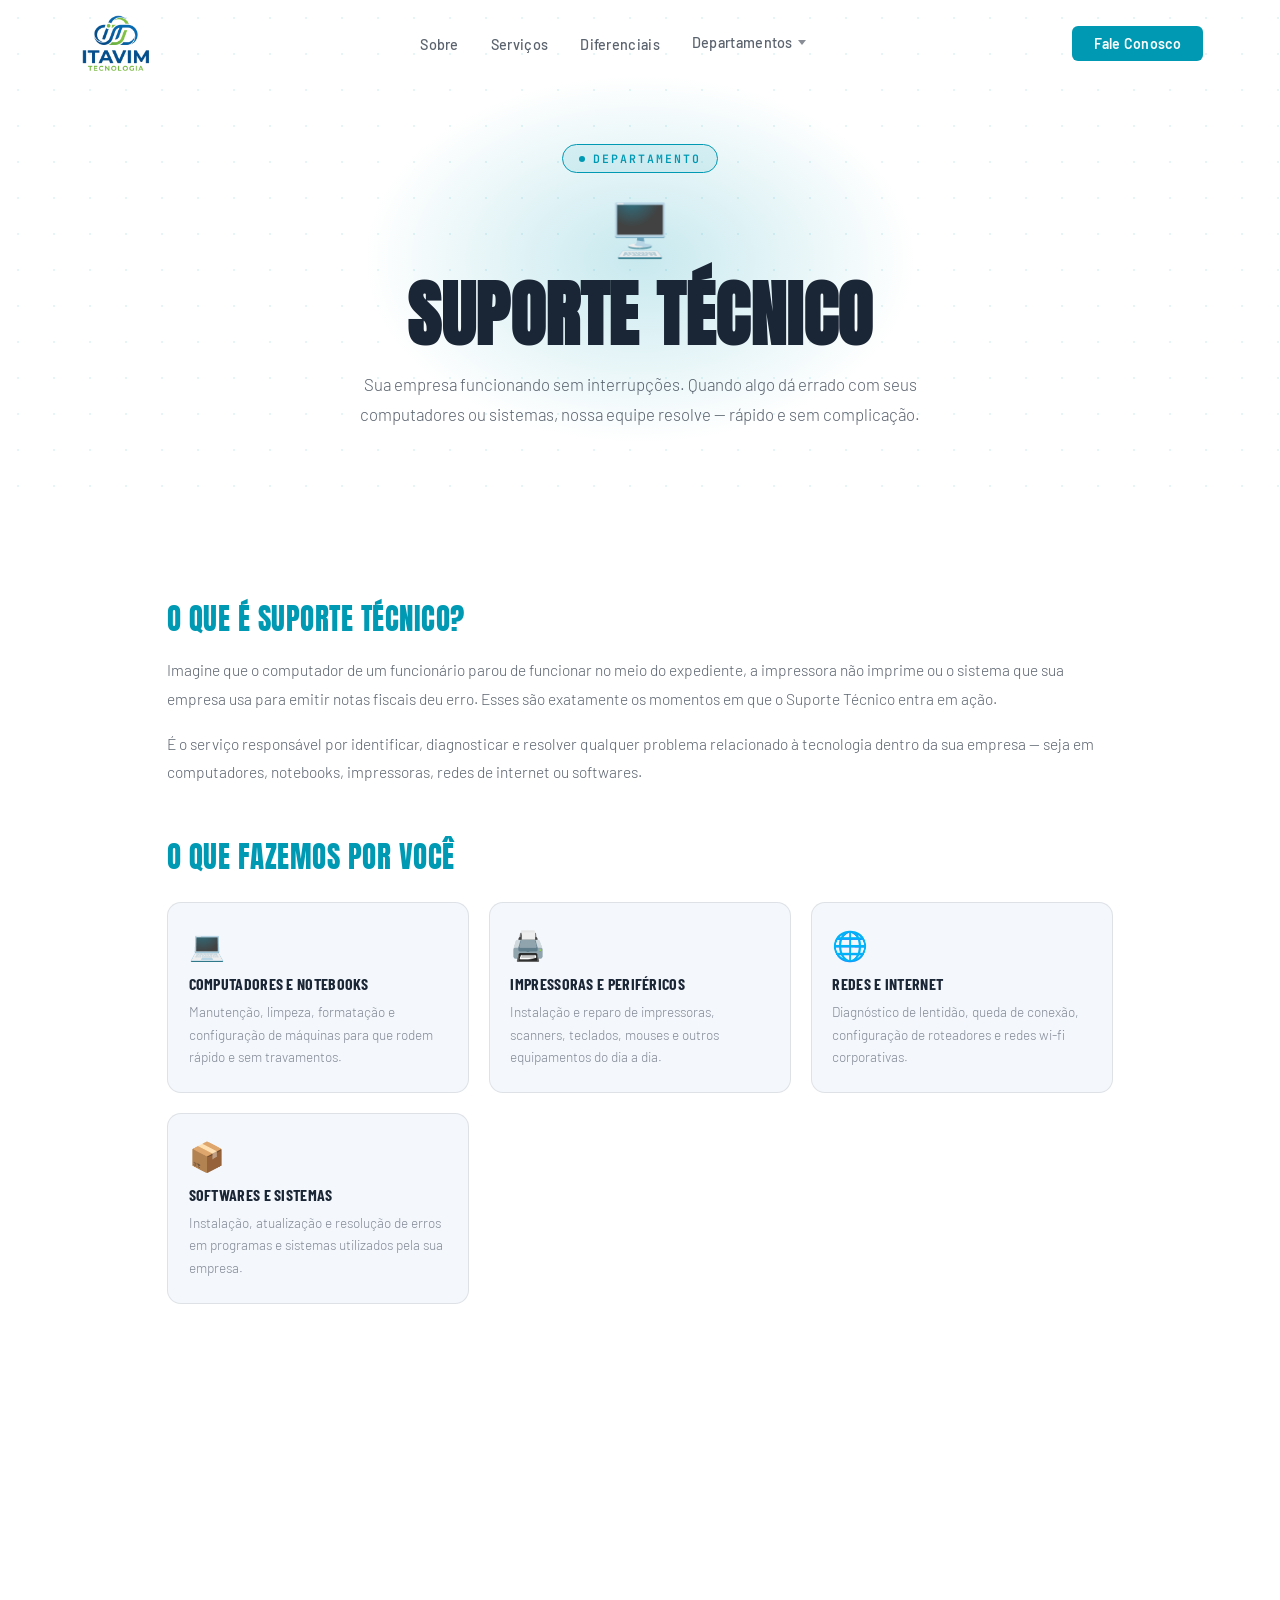
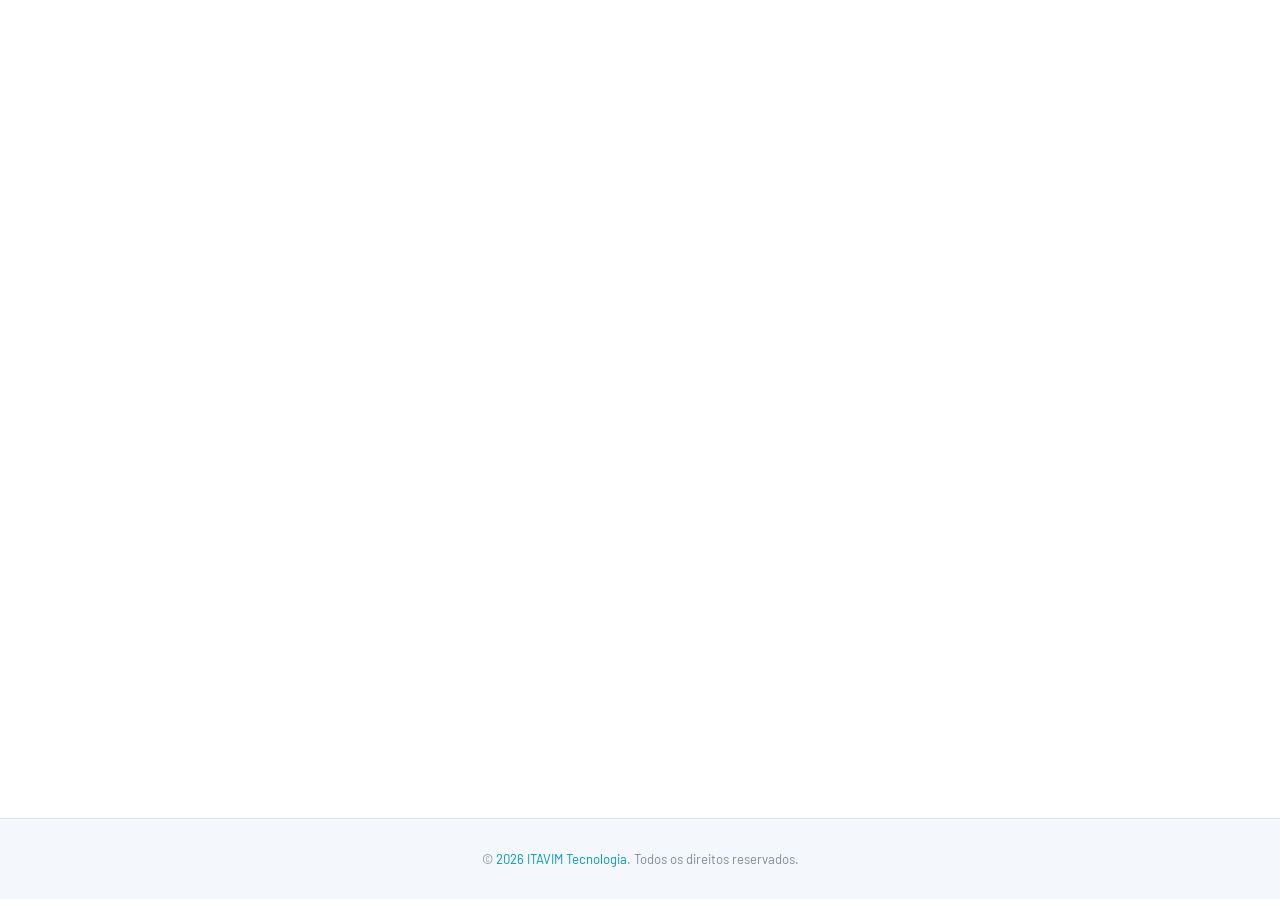
<file: suporte-tecnico.html>
<!DOCTYPE html>
<html lang="pt-BR">
<head>
<meta charset="UTF-8"/>
<meta name="viewport" content="width=device-width, initial-scale=1.0"/>
<link rel="icon" href="imagens/nuvem.png" type="image/png"/>
<title>Suporte Técnico — ITAVIM Tecnologia</title>
<link href="https://fonts.googleapis.com/css2?family=Anton&family=Barlow:wght@300;400;500;600&family=Barlow+Condensed:wght@600;700;800&family=JetBrains+Mono:wght@400;600&display=swap" rel="stylesheet"/>
<style>
*{margin:0;padding:0;box-sizing:border-box;}
html{scroll-behavior:smooth;}
body{font-family:'Barlow',sans-serif;color:#1a2535;background:#ffffff;}
a{text-decoration:none;color:inherit;}
:root{--accent:#0099b3;--accent-dim:rgba(0,153,179,.1);--accent-glow:rgba(0,153,179,.22);--bg:#ffffff;--bg2:#f4f8fd;--bg3:#e8f0fb;--border:rgba(0,0,0,.09);--text:#1a2535;--muted:rgba(26,37,53,.52);--dim:rgba(26,37,53,.72);}
::-webkit-scrollbar{width:6px;}::-webkit-scrollbar-track{background:var(--bg);}::-webkit-scrollbar-thumb{background:var(--accent-dim);border-radius:3px;}
.fade-up{opacity:0;transform:translateY(24px);transition:opacity .6s ease,transform .6s ease;}.fade-up.visible{opacity:1;transform:none;}
#nav{position:fixed;top:0;left:0;right:0;z-index:200;display:flex;align-items:center;justify-content:space-between;padding:0 6%;height:88px;background:transparent;transition:background .35s,border-color .35s;border-bottom:1px solid transparent;}
#nav.scrolled{background:rgba(255,255,255,.96);border-bottom-color:var(--border);backdrop-filter:blur(16px);box-shadow:0 1px 24px rgba(0,0,0,.08);}
.nav-logo{display:flex;align-items:center;text-decoration:none;}
.nav-links{display:flex;gap:2rem;list-style:none;}
.nav-links a{text-decoration:none;color:var(--dim);font-size:.9rem;font-weight:500;letter-spacing:.3px;transition:color .2s;position:relative;}
.nav-links a::after{content:'';position:absolute;bottom:-4px;left:0;right:0;height:1px;background:var(--accent);transform:scaleX(0);transition:transform .2s;}
.nav-links a:hover{color:var(--text);}.nav-links a:hover::after{transform:scaleX(1);}
.nav-dropdown{position:relative;}.nav-dropdown>a{display:flex;align-items:center;gap:.35rem;}.nav-dropdown>a::after{display:none;}
.dd-arrow{display:inline-block;width:0;height:0;border-left:4px solid transparent;border-right:4px solid transparent;border-top:5px solid var(--muted);transition:transform .2s;}
.nav-dropdown:hover>a .dd-arrow{transform:rotate(180deg);}.nav-dropdown:hover>a{color:var(--text);}
.dropdown-menu{position:absolute;top:100%;left:50%;background:var(--bg2);border:1px solid var(--border);border-radius:10px;box-shadow:0 16px 48px rgba(0,0,0,.6);min-width:190px;padding:10px 0 8px;opacity:0;pointer-events:none;transform:translateX(-50%) translateY(-6px);transition:opacity .2s,transform .2s;z-index:300;}
.nav-dropdown:hover .dropdown-menu{opacity:1;pointer-events:all;transform:translateX(-50%) translateY(0);}
.dropdown-menu a{display:flex;align-items:center;gap:.6rem;padding:.6rem 1.2rem;font-size:.85rem;font-weight:500;color:var(--dim);transition:color .15s,background .15s;white-space:nowrap;}
.dropdown-menu a:hover{background:var(--accent-dim);color:var(--accent);}
.dd-dot{display:inline-block;width:6px;height:6px;border-radius:50%;flex-shrink:0;}
.nav-cta{background:var(--accent);color:#fff;padding:.55rem 1.4rem;border-radius:6px;font-family:'Barlow',sans-serif;font-weight:600;font-size:.88rem;letter-spacing:.3px;cursor:pointer;transition:box-shadow .25s,transform .2s;}
.nav-cta:hover{box-shadow:0 0 22px var(--accent-glow);transform:translateY(-1px);}
.hamburger{display:none;flex-direction:column;gap:6px;cursor:pointer;border:none;background:none;padding:6px;}
.hamburger span{display:block;width:25px;height:2px;background:var(--accent);border-radius:2px;transition:.3s;}
.hamburger.active span:nth-child(1){transform:translateY(8px) rotate(45deg);}
.hamburger.active span:nth-child(2){opacity:0;}
.hamburger.active span:nth-child(3){transform:translateY(-8px) rotate(-45deg);}
#drawer-backdrop{position:fixed;inset:0;background:rgba(0,0,0,.65);z-index:8000;opacity:0;pointer-events:none;transition:opacity .3s;}
#drawer-backdrop.open{opacity:1;pointer-events:all;}
#drawer{position:fixed;top:0;right:0;width:75%;max-width:280px;height:100vh;height:100dvh;background:var(--bg2);z-index:8001;display:flex;flex-direction:column;transform:translateX(100%);transition:transform .3s ease;box-shadow:-8px 0 40px rgba(0,0,0,.5);border-left:1px solid var(--border);overflow:hidden;}
#drawer.open{transform:translateX(0);}
.drawer-head{display:flex;align-items:center;justify-content:space-between;padding:1.2rem;}
.drawer-head button{width:34px;height:34px;border-radius:50%;border:1px solid var(--border);background:var(--bg3);font-size:1rem;cursor:pointer;color:var(--dim);}
#drawer nav{display:flex;flex-direction:column;overflow-y:auto;flex:1;min-height:0;}
#drawer nav a{padding:1rem 1.4rem;font-family:'Barlow Condensed',sans-serif;font-size:1rem;font-weight:700;letter-spacing:.5px;text-transform:uppercase;color:var(--dim);border-bottom:1px solid var(--border);transition:background .15s,color .15s;text-align:center;}
#drawer nav a:hover{background:var(--accent-dim);color:var(--accent);}
.drawer-foot{flex-shrink:0;padding:1rem 1.2rem;padding-bottom:max(1rem,env(safe-area-inset-bottom));border-top:1px solid var(--border);}
.drawer-foot a{display:block;text-align:center;background:var(--accent);color:#fff;padding:.75rem;border-radius:7px;font-family:'Barlow Condensed',sans-serif;font-weight:700;font-size:.95rem;letter-spacing:.5px;text-transform:uppercase;}
.hero{padding:9rem 6% 5.5rem;color:var(--text);display:flex;flex-direction:column;align-items:center;text-align:center;position:relative;overflow:hidden;background:var(--bg);}
.hero::before{content:'';position:absolute;inset:0;background-image:radial-gradient(var(--accent-dim) 1px,transparent 1px);background-size:36px 36px;pointer-events:none;}
.hero-glow{position:absolute;top:50%;left:50%;transform:translate(-50%,-50%);width:600px;height:400px;border-radius:50%;background:radial-gradient(ellipse,var(--accent-glow) 0%,transparent 65%);pointer-events:none;}
.hero-tag{display:inline-flex;align-items:center;gap:.5rem;background:var(--accent-dim);border:1px solid var(--accent);color:var(--accent);border-radius:30px;padding:.38rem 1rem;font-family:'JetBrains Mono',monospace;font-size:.72rem;font-weight:600;letter-spacing:2px;text-transform:uppercase;margin-bottom:1.5rem;position:relative;z-index:1;}
.hero-tag-dot{width:6px;height:6px;border-radius:50%;background:var(--accent);animation:pulse 2s infinite;}
@keyframes pulse{0%,100%{opacity:1;}50%{opacity:.4;}}
.hero-icon{font-size:3.2rem;margin-bottom:1.2rem;position:relative;z-index:1;}
.hero h1{font-family:'Anton',sans-serif;font-size:clamp(2.8rem,6vw,4.5rem);line-height:.96;letter-spacing:.5px;text-transform:uppercase;color:var(--text);margin-bottom:1.2rem;position:relative;z-index:1;}
.hero p{font-size:1.05rem;font-weight:300;max-width:600px;color:var(--dim);line-height:1.8;position:relative;z-index:1;}
.content{max-width:1100px;margin:0 auto;padding:5rem 6%;}
.section-title{font-family:'Anton',sans-serif;font-weight:400;text-transform:uppercase;font-size:clamp(1.4rem,2.5vw,1.8rem);letter-spacing:.5px;color:var(--accent);margin-bottom:1rem;margin-top:3rem;}
.section-title:first-of-type{margin-top:0;}
p.body-text{color:var(--dim);font-size:.97rem;line-height:1.85;margin-bottom:1rem;font-weight:300;}
p.body-text strong{color:var(--text);font-weight:600;}
.cards{display:grid;grid-template-columns:repeat(auto-fit,minmax(230px,1fr));gap:1.2rem;margin:1.5rem 0;}
.card{background:var(--bg2);border:1px solid var(--border);border-radius:14px;padding:1.5rem 1.3rem;transition:border-color .2s,transform .2s;position:relative;overflow:hidden;}
.card::after{content:'';position:absolute;bottom:0;left:0;right:0;height:2px;background:linear-gradient(90deg,var(--accent),transparent);opacity:0;transition:opacity .2s;}
.card:hover{border-color:var(--accent-glow);transform:translateY(-3px);}
.card:hover::after{opacity:1;}
.card-icon{font-size:1.8rem;margin-bottom:.7rem;}
.card h3{font-family:'Barlow Condensed',sans-serif;font-weight:700;font-size:1rem;letter-spacing:.3px;text-transform:uppercase;color:var(--text);margin-bottom:.5rem;}
.card p{font-size:.85rem;color:var(--muted);line-height:1.65;font-weight:300;}
.faq-item{border-bottom:1px solid var(--border);padding:1.2rem 0;}
.faq-item:last-child{border-bottom:none;}
.faq-q{font-family:'Barlow Condensed',sans-serif;font-weight:700;font-size:1rem;letter-spacing:.3px;text-transform:uppercase;color:var(--text);margin-bottom:.5rem;}
.faq-a{font-size:.9rem;color:var(--muted);line-height:1.72;font-weight:300;}
.cta-box{background:var(--bg2);border:1px solid var(--border);border-radius:16px;padding:2.8rem;text-align:center;margin-top:3.5rem;position:relative;overflow:hidden;}
.cta-box::before{content:'';position:absolute;top:0;left:0;right:0;height:2px;background:linear-gradient(90deg,var(--accent),transparent);}
.cta-box::after{content:'';position:absolute;inset:0;background:radial-gradient(ellipse at 50% 0%,var(--accent-glow) 0%,transparent 65%);pointer-events:none;}
.cta-box h2{font-family:'Anton',sans-serif;font-weight:400;font-size:clamp(1.5rem,3vw,2rem);letter-spacing:.5px;text-transform:uppercase;color:var(--text);margin-bottom:.8rem;position:relative;z-index:1;}
.cta-box p{font-size:.93rem;color:var(--dim);margin-bottom:1.8rem;font-weight:300;position:relative;z-index:1;}
.cta-btn{display:inline-block;background:var(--accent);color:#fff;font-family:'Barlow Condensed',sans-serif;font-weight:700;font-size:.95rem;letter-spacing:.5px;text-transform:uppercase;padding:.8rem 2.2rem;border-radius:8px;transition:box-shadow .25s,transform .2s;position:relative;z-index:1;}
.cta-btn:hover{box-shadow:0 0 28px var(--accent-glow);transform:translateY(-1px);}
footer{text-align:center;padding:2rem 6%;background:var(--bg2);border-top:1px solid var(--border);color:var(--muted);font-size:.82rem;}
footer span{color:var(--accent);}
@media(max-width:800px){.hamburger{display:flex;}.nav-links,.nav-cta{display:none !important;}#nav{height:72px;padding:0 5%;}}
@media(min-width:801px){#drawer,#drawer-backdrop,.hamburger{display:none !important;}}
@media(max-width:600px){.hero{padding:7rem 5% 4rem;}.content{padding:3.5rem 5%;}}
</style>
</head>
<body>
<div id="drawer-backdrop" onclick="closeDrawer()"></div>
<div id="drawer">
  <div class="drawer-head">
    <img src="imagens/nuvem.png" alt="ITAVIM" style="height:36px;width:auto;">
    <button onclick="closeDrawer()">✕</button>
  </div>
  <nav>
    <a href="index.html#sobre" onclick="closeDrawer()">Sobre</a>
    <a href="index.html#servicos" onclick="closeDrawer()">Serviços</a>
    <a href="index.html#diferenciais" onclick="closeDrawer()">Diferenciais</a>
    <a href="#" onclick="toggleDrawerDept(event)" id="drawerDeptToggle" style="display:flex;align-items:center;justify-content:center;gap:.4rem;">Departamentos <span id="deptArrow" style="display:inline-block;border-left:4px solid transparent;border-right:4px solid transparent;border-top:5px solid rgba(221,238,255,.4);transition:transform .2s;"></span></a>
    <div id="drawerDeptMenu" style="display:none;flex-direction:column;">
      <a href="suporte-tecnico.html" onclick="closeDrawer()" style="background:rgba(0,210,230,.04);font-size:.85rem;padding:.75rem 1.4rem;display:flex;align-items:center;"><span style="display:inline-block;width:10px;height:2px;background:#00d2e6;margin-right:8px;border-radius:1px;flex-shrink:0;"></span>Suporte Técnico</a>
      <a href="infraestrutura-cloud.html" onclick="closeDrawer()" style="background:rgba(0,210,230,.04);font-size:.85rem;padding:.75rem 1.4rem;display:flex;align-items:center;"><span style="display:inline-block;width:10px;height:2px;background:#22c55e;margin-right:8px;border-radius:1px;flex-shrink:0;"></span>Infraestrutura e Cloud</a>
      <a href="seguranca-informacao.html" onclick="closeDrawer()" style="background:rgba(0,210,230,.04);font-size:.85rem;padding:.75rem 1.4rem;display:flex;align-items:center;"><span style="display:inline-block;width:10px;height:2px;background:#f87171;margin-right:8px;border-radius:1px;flex-shrink:0;"></span>Segurança da Informação</a>
      <a href="consultoria-ti.html" onclick="closeDrawer()" style="background:rgba(0,210,230,.04);font-size:.85rem;padding:.75rem 1.4rem;display:flex;align-items:center;"><span style="display:inline-block;width:10px;height:2px;background:#a78bfa;margin-right:8px;border-radius:1px;flex-shrink:0;"></span>Consultoria em TI</a>
      <a href="ti-advocacia.html" onclick="closeDrawer()" style="background:rgba(0,210,230,.04);font-size:.85rem;padding:.75rem 1.4rem;display:flex;align-items:center;"><span style="display:inline-block;width:10px;height:2px;background:#fbbf24;margin-right:8px;border-radius:1px;flex-shrink:0;"></span>TI para Advocacia</a>
      <a href="cftv-ip.html" onclick="closeDrawer()" style="background:rgba(0,210,230,.04);font-size:.85rem;padding:.75rem 1.4rem;display:flex;align-items:center;"><span style="display:inline-block;width:10px;height:2px;background:#60a5fa;margin-right:8px;border-radius:1px;flex-shrink:0;"></span>CFTV IP</a>
    </div>
  </nav>
  <div class="drawer-foot"><a href="index.html#contato" onclick="closeDrawer()">Fale Conosco</a></div>
</div>
<nav id="nav">
  <a href="index.html" class="nav-logo"><img src="imagens/logo.png" alt="ITAVIM" style="height:78px;width:auto;"></a>
  <button class="hamburger" id="hamburger" aria-label="Menu"><span></span><span></span><span></span></button>
  <ul class="nav-links" id="navLinks">
    <li><a href="index.html#sobre">Sobre</a></li>
    <li><a href="index.html#servicos">Serviços</a></li>
    <li><a href="index.html#diferenciais">Diferenciais</a></li>
    <li class="nav-dropdown">
      <a href="#">Departamentos <span class="dd-arrow"></span></a>
      <div class="dropdown-menu">
        <a href="suporte-tecnico.html"><span class="dd-dot" style="background:#00d2e6;"></span>Suporte Técnico</a>
        <a href="infraestrutura-cloud.html"><span class="dd-dot" style="background:#22c55e;"></span>Infraestrutura e Cloud</a>
        <a href="seguranca-informacao.html"><span class="dd-dot" style="background:#f87171;"></span>Segurança da Informação</a>
        <a href="consultoria-ti.html"><span class="dd-dot" style="background:#a78bfa;"></span>Consultoria em TI</a>
        <a href="ti-advocacia.html"><span class="dd-dot" style="background:#fbbf24;"></span>TI para Advocacia</a>
        <a href="cftv-ip.html"><span class="dd-dot" style="background:#60a5fa;"></span>CFTV IP</a>
      </div>
    </li>
  </ul>
  <a href="index.html#contato" class="nav-cta">Fale Conosco</a>
</nav>

<section class="hero">
  <div class="hero-glow"></div>
  <div class="hero-tag"><span class="hero-tag-dot"></span>Departamento</div>
  <div class="hero-icon">🖥️</div>
  <h1>Suporte Técnico</h1>
  <p>Sua empresa funcionando sem interrupções. Quando algo dá errado com seus computadores ou sistemas, nossa equipe resolve — rápido e sem complicação.</p>
</section>

<div class="content">
  <h2 class="section-title fade-up">O que é Suporte Técnico?</h2>
  <p class="body-text fade-up">Imagine que o computador de um funcionário parou de funcionar no meio do expediente, a impressora não imprime ou o sistema que sua empresa usa para emitir notas fiscais deu erro. Esses são exatamente os momentos em que o Suporte Técnico entra em ação.</p>
  <p class="body-text fade-up">É o serviço responsável por identificar, diagnosticar e resolver qualquer problema relacionado à tecnologia dentro da sua empresa — seja em computadores, notebooks, impressoras, redes de internet ou softwares.</p>

  <h2 class="section-title fade-up">O que fazemos por você</h2>
  <div class="cards">
    <div class="card fade-up"><div class="card-icon">💻</div><h3>Computadores e Notebooks</h3><p>Manutenção, limpeza, formatação e configuração de máquinas para que rodem rápido e sem travamentos.</p></div>
    <div class="card fade-up"><div class="card-icon">🖨️</div><h3>Impressoras e Periféricos</h3><p>Instalação e reparo de impressoras, scanners, teclados, mouses e outros equipamentos do dia a dia.</p></div>
    <div class="card fade-up"><div class="card-icon">🌐</div><h3>Redes e Internet</h3><p>Diagnóstico de lentidão, queda de conexão, configuração de roteadores e redes wi-fi corporativas.</p></div>
    <div class="card fade-up"><div class="card-icon">📦</div><h3>Softwares e Sistemas</h3><p>Instalação, atualização e resolução de erros em programas e sistemas utilizados pela sua empresa.</p></div>
    <div class="card fade-up"><div class="card-icon">🏠</div><h3>Atendimento Remoto</h3><p>Muitos problemas são resolvidos à distância, sem precisar esperar um técnico chegar ao local.</p></div>
    <div class="card fade-up"><div class="card-icon">🔧</div><h3>Atendimento Presencial</h3><p>Quando necessário, nosso técnico vai até você para resolver o problema com agilidade e cuidado.</p></div>
  </div>

  <h2 class="section-title fade-up">Por que sua empresa precisa disso?</h2>
  <p class="body-text fade-up">Cada hora que um funcionário fica parado por causa de um problema de TI é dinheiro perdido. Com um suporte técnico de confiança, você garante que a sua operação não para — e que qualquer imprevisto tecnológico seja resolvido no menor tempo possível.</p>
  <p class="body-text fade-up">Além disso, um suporte preventivo (que cuida dos equipamentos antes de quebrarem) evita surpresas desagradáveis e prolongam a vida útil dos seus dispositivos.</p>

  <h2 class="section-title fade-up">Dúvidas frequentes</h2>
  <div class="faq-item fade-up"><div class="faq-q">Quanto tempo leva para resolver um problema?</div><div class="faq-a">Depende da complexidade, mas muitos problemas são resolvidos no mesmo dia — e vários à distância, em minutos, sem precisar aguardar visita técnica.</div></div>
  <div class="faq-item fade-up"><div class="faq-q">Preciso ter contrato para chamar o suporte?</div><div class="faq-a">Oferecemos tanto atendimentos avulsos quanto planos mensais de suporte. O contrato garante prioridade no atendimento e valores mais acessíveis.</div></div>
  <div class="faq-item fade-up"><div class="faq-q">Vocês atendem fora do horário comercial?</div><div class="faq-a">Sim. Para clientes com plano de suporte, oferecemos atendimento estendido para emergências que não podem esperar.</div></div>
  <div class="faq-item fade-up"><div class="faq-q">Minha empresa é pequena. Vale a pena ter suporte técnico?</div><div class="faq-a">Sim! Empresas pequenas são ainda mais impactadas por paradas inesperadas, pois cada funcionário representa uma parte significativa da operação.</div></div>

  <div class="cta-box fade-up">
    <h2>Precisa de suporte agora?</h2>
    <p>Nossa equipe está pronta para ajudar. Entre em contato e resolva seu problema hoje.</p>
    <a href="index.html#contato" class="cta-btn">Fale com a gente</a>
  </div>
</div>

<footer>© <span id="year"></span> <span>ITAVIM Tecnologia</span>. Todos os direitos reservados.</footer>
<script>
document.getElementById('year').textContent=new Date().getFullYear();
const nav=document.getElementById('nav');
window.addEventListener('scroll',()=>{nav.classList.toggle('scrolled',window.scrollY>40);});
const observer=new IntersectionObserver((entries)=>{entries.forEach((e,i)=>{if(e.isIntersecting)setTimeout(()=>e.target.classList.add('visible'),i*80);});},{threshold:.12});
document.querySelectorAll('.fade-up').forEach(el=>observer.observe(el));
const hamburger=document.getElementById('hamburger');
const drawer=document.getElementById('drawer');
const drawerBackdrop=document.getElementById('drawer-backdrop');
function closeDrawer(){drawer.classList.remove('open');drawerBackdrop.classList.remove('open');hamburger.classList.remove('active');document.body.style.overflow='';}
hamburger.addEventListener('click',()=>{const o=!drawer.classList.contains('open');drawer.classList.toggle('open',o);drawerBackdrop.classList.toggle('open',o);hamburger.classList.toggle('active',o);document.body.style.overflow=o?'hidden':'';});
function toggleDrawerDept(e){e.preventDefault();const m=document.getElementById('drawerDeptMenu');const a=document.getElementById('deptArrow');const o=m.style.display==='flex';m.style.display=o?'none':'flex';a.style.transform=o?'':'rotate(180deg)';}
</script>
</body>
</html>
</file>
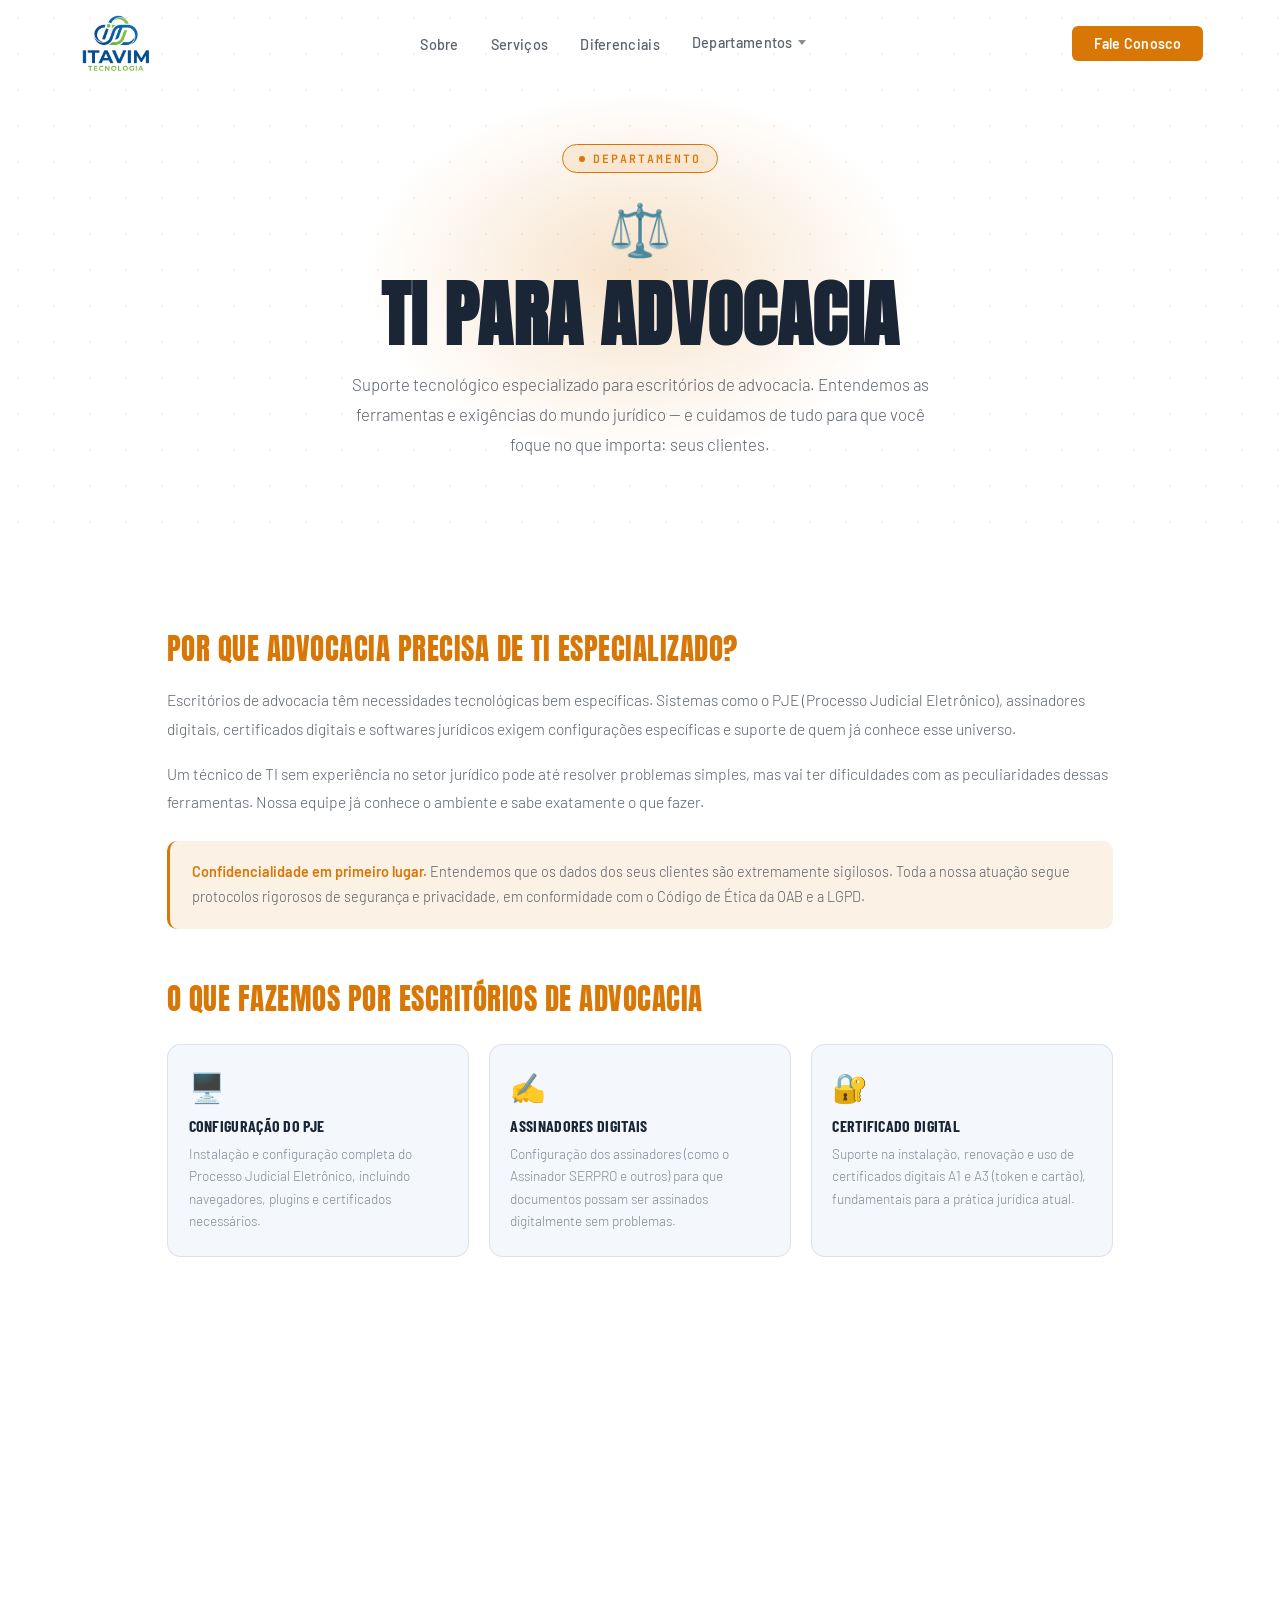
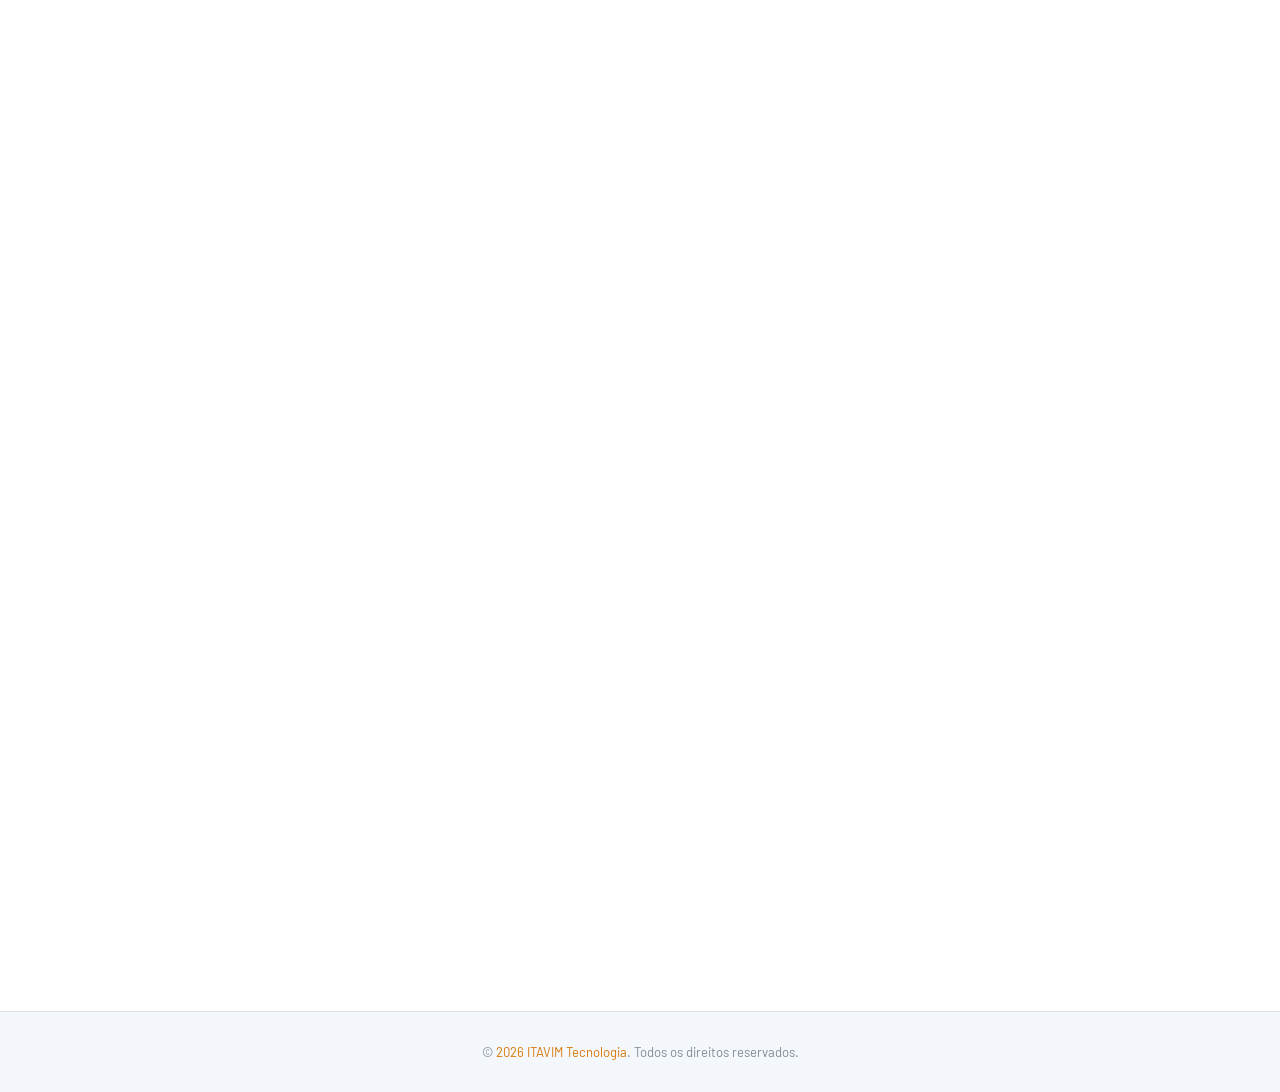
<file: ti-advocacia.html>
<!DOCTYPE html>
<html lang="pt-BR">
<head>
<meta charset="UTF-8"/>
<meta name="viewport" content="width=device-width, initial-scale=1.0"/>
<link rel="icon" href="imagens/nuvem.png" type="image/png"/>
<title>TI para Advocacia — ITAVIM Tecnologia</title>
<link href="https://fonts.googleapis.com/css2?family=Anton&family=Barlow:wght@300;400;500;600&family=Barlow+Condensed:wght@600;700;800&family=JetBrains+Mono:wght@400;600&display=swap" rel="stylesheet"/>
<style>
*{margin:0;padding:0;box-sizing:border-box;}
html{scroll-behavior:smooth;}
body{font-family:'Barlow',sans-serif;color:#1a2535;background:#ffffff;}
a{text-decoration:none;color:inherit;}
:root{--accent:#d97706;--accent-dim:rgba(217,119,6,.1);--accent-glow:rgba(217,119,6,.22);--bg:#ffffff;--bg2:#f4f8fd;--bg3:#e8f0fb;--border:rgba(0,0,0,.09);--text:#1a2535;--muted:rgba(26,37,53,.52);--dim:rgba(26,37,53,.72);}
::-webkit-scrollbar{width:6px;}::-webkit-scrollbar-track{background:var(--bg);}::-webkit-scrollbar-thumb{background:var(--accent-dim);border-radius:3px;}
.fade-up{opacity:0;transform:translateY(24px);transition:opacity .6s ease,transform .6s ease;}.fade-up.visible{opacity:1;transform:none;}
#nav{position:fixed;top:0;left:0;right:0;z-index:200;display:flex;align-items:center;justify-content:space-between;padding:0 6%;height:88px;background:transparent;transition:background .35s,border-color .35s;border-bottom:1px solid transparent;}
#nav.scrolled{background:rgba(255,255,255,.96);border-bottom-color:var(--border);backdrop-filter:blur(16px);box-shadow:0 1px 24px rgba(0,0,0,.08);}
.nav-logo{display:flex;align-items:center;text-decoration:none;}
.nav-links{display:flex;gap:2rem;list-style:none;}
.nav-links a{text-decoration:none;color:var(--dim);font-size:.9rem;font-weight:500;letter-spacing:.3px;transition:color .2s;position:relative;}
.nav-links a::after{content:'';position:absolute;bottom:-4px;left:0;right:0;height:1px;background:var(--accent);transform:scaleX(0);transition:transform .2s;}
.nav-links a:hover{color:var(--text);}.nav-links a:hover::after{transform:scaleX(1);}
.nav-dropdown{position:relative;}.nav-dropdown>a{display:flex;align-items:center;gap:.35rem;}.nav-dropdown>a::after{display:none;}
.dd-arrow{display:inline-block;width:0;height:0;border-left:4px solid transparent;border-right:4px solid transparent;border-top:5px solid var(--muted);transition:transform .2s;}
.nav-dropdown:hover>a .dd-arrow{transform:rotate(180deg);}.nav-dropdown:hover>a{color:var(--text);}
.dropdown-menu{position:absolute;top:100%;left:50%;background:var(--bg2);border:1px solid var(--border);border-radius:10px;box-shadow:0 16px 48px rgba(0,0,0,.6);min-width:190px;padding:10px 0 8px;opacity:0;pointer-events:none;transform:translateX(-50%) translateY(-6px);transition:opacity .2s,transform .2s;z-index:300;}
.nav-dropdown:hover .dropdown-menu{opacity:1;pointer-events:all;transform:translateX(-50%) translateY(0);}
.dropdown-menu a{display:flex;align-items:center;gap:.6rem;padding:.6rem 1.2rem;font-size:.85rem;font-weight:500;color:var(--dim);transition:color .15s,background .15s;white-space:nowrap;}
.dropdown-menu a:hover{background:var(--accent-dim);color:var(--accent);}
.dd-dot{display:inline-block;width:6px;height:6px;border-radius:50%;flex-shrink:0;}
.nav-cta{background:var(--accent);color:#fff;padding:.55rem 1.4rem;border-radius:6px;font-family:'Barlow',sans-serif;font-weight:600;font-size:.88rem;letter-spacing:.3px;cursor:pointer;transition:box-shadow .25s,transform .2s;}
.nav-cta:hover{box-shadow:0 0 22px var(--accent-glow);transform:translateY(-1px);}
.hamburger{display:none;flex-direction:column;gap:6px;cursor:pointer;border:none;background:none;padding:6px;}
.hamburger span{display:block;width:25px;height:2px;background:var(--accent);border-radius:2px;transition:.3s;}
.hamburger.active span:nth-child(1){transform:translateY(8px) rotate(45deg);}
.hamburger.active span:nth-child(2){opacity:0;}
.hamburger.active span:nth-child(3){transform:translateY(-8px) rotate(-45deg);}
#drawer-backdrop{position:fixed;inset:0;background:rgba(0,0,0,.65);z-index:8000;opacity:0;pointer-events:none;transition:opacity .3s;}
#drawer-backdrop.open{opacity:1;pointer-events:all;}
#drawer{position:fixed;top:0;right:0;width:75%;max-width:280px;height:100vh;height:100dvh;background:var(--bg2);z-index:8001;display:flex;flex-direction:column;transform:translateX(100%);transition:transform .3s ease;box-shadow:-8px 0 40px rgba(0,0,0,.5);border-left:1px solid var(--border);overflow:hidden;}
#drawer.open{transform:translateX(0);}
.drawer-head{display:flex;align-items:center;justify-content:space-between;padding:1.2rem;}
.drawer-head button{width:34px;height:34px;border-radius:50%;border:1px solid var(--border);background:var(--bg3);font-size:1rem;cursor:pointer;color:var(--dim);}
#drawer nav{display:flex;flex-direction:column;overflow-y:auto;flex:1;min-height:0;}
#drawer nav a{padding:1rem 1.4rem;font-family:'Barlow Condensed',sans-serif;font-size:1rem;font-weight:700;letter-spacing:.5px;text-transform:uppercase;color:var(--dim);border-bottom:1px solid var(--border);transition:background .15s,color .15s;text-align:center;}
#drawer nav a:hover{background:var(--accent-dim);color:var(--accent);}
.drawer-foot{flex-shrink:0;padding:1rem 1.2rem;padding-bottom:max(1rem,env(safe-area-inset-bottom));border-top:1px solid var(--border);}
.drawer-foot a{display:block;text-align:center;background:var(--accent);color:#fff;padding:.75rem;border-radius:7px;font-family:'Barlow Condensed',sans-serif;font-weight:700;font-size:.95rem;letter-spacing:.5px;text-transform:uppercase;}
.hero{padding:9rem 6% 5.5rem;color:var(--text);display:flex;flex-direction:column;align-items:center;text-align:center;position:relative;overflow:hidden;background:var(--bg);}
.hero::before{content:'';position:absolute;inset:0;background-image:radial-gradient(var(--accent-dim) 1px,transparent 1px);background-size:36px 36px;pointer-events:none;}
.hero-glow{position:absolute;top:50%;left:50%;transform:translate(-50%,-50%);width:600px;height:400px;border-radius:50%;background:radial-gradient(ellipse,var(--accent-glow) 0%,transparent 65%);pointer-events:none;}
.hero-tag{display:inline-flex;align-items:center;gap:.5rem;background:var(--accent-dim);border:1px solid var(--accent);color:var(--accent);border-radius:30px;padding:.38rem 1rem;font-family:'JetBrains Mono',monospace;font-size:.72rem;font-weight:600;letter-spacing:2px;text-transform:uppercase;margin-bottom:1.5rem;position:relative;z-index:1;}
.hero-tag-dot{width:6px;height:6px;border-radius:50%;background:var(--accent);animation:pulse 2s infinite;}
@keyframes pulse{0%,100%{opacity:1;}50%{opacity:.4;}}
.hero-icon{font-size:3.2rem;margin-bottom:1.2rem;position:relative;z-index:1;}
.hero h1{font-family:'Anton',sans-serif;font-size:clamp(2.8rem,6vw,4.5rem);line-height:.96;letter-spacing:.5px;text-transform:uppercase;color:var(--text);margin-bottom:1.2rem;position:relative;z-index:1;}
.hero p{font-size:1.05rem;font-weight:300;max-width:600px;color:var(--dim);line-height:1.8;position:relative;z-index:1;}
.content{max-width:1100px;margin:0 auto;padding:5rem 6%;}
.section-title{font-family:'Anton',sans-serif;font-weight:400;text-transform:uppercase;font-size:clamp(1.4rem,2.5vw,1.8rem);letter-spacing:.5px;color:var(--accent);margin-bottom:1rem;margin-top:3rem;}
.section-title:first-of-type{margin-top:0;}
p.body-text{color:var(--dim);font-size:.97rem;line-height:1.85;margin-bottom:1rem;font-weight:300;}
p.body-text strong{color:var(--text);font-weight:600;}
.highlight-box{background:var(--accent-dim);border-left:3px solid var(--accent);border-radius:10px;padding:1.2rem 1.4rem;margin:1.5rem 0;}
.highlight-box p{font-size:.9rem;color:var(--dim);line-height:1.7;font-weight:300;}
.highlight-box p strong{color:var(--accent);font-weight:600;}
.cards{display:grid;grid-template-columns:repeat(auto-fit,minmax(230px,1fr));gap:1.2rem;margin:1.5rem 0;}
.card{background:var(--bg2);border:1px solid var(--border);border-radius:14px;padding:1.5rem 1.3rem;transition:border-color .2s,transform .2s;position:relative;overflow:hidden;}
.card::after{content:'';position:absolute;bottom:0;left:0;right:0;height:2px;background:linear-gradient(90deg,var(--accent),transparent);opacity:0;transition:opacity .2s;}
.card:hover{border-color:var(--accent-glow);transform:translateY(-3px);}.card:hover::after{opacity:1;}
.card-icon{font-size:1.8rem;margin-bottom:.7rem;}
.card h3{font-family:'Barlow Condensed',sans-serif;font-weight:700;font-size:1rem;letter-spacing:.3px;text-transform:uppercase;color:var(--text);margin-bottom:.5rem;}
.card p{font-size:.85rem;color:var(--muted);line-height:1.65;font-weight:300;}
.faq-item{border-bottom:1px solid var(--border);padding:1.2rem 0;}
.faq-item:last-child{border-bottom:none;}
.faq-q{font-family:'Barlow Condensed',sans-serif;font-weight:700;font-size:1rem;letter-spacing:.3px;text-transform:uppercase;color:var(--text);margin-bottom:.5rem;}
.faq-a{font-size:.9rem;color:var(--muted);line-height:1.72;font-weight:300;}
.cta-box{background:var(--bg2);border:1px solid var(--border);border-radius:16px;padding:2.8rem;text-align:center;margin-top:3.5rem;position:relative;overflow:hidden;}
.cta-box::before{content:'';position:absolute;top:0;left:0;right:0;height:2px;background:linear-gradient(90deg,var(--accent),transparent);}
.cta-box::after{content:'';position:absolute;inset:0;background:radial-gradient(ellipse at 50% 0%,var(--accent-glow) 0%,transparent 65%);pointer-events:none;}
.cta-box h2{font-family:'Anton',sans-serif;font-weight:400;font-size:clamp(1.5rem,3vw,2rem);letter-spacing:.5px;text-transform:uppercase;color:var(--text);margin-bottom:.8rem;position:relative;z-index:1;}
.cta-box p{font-size:.93rem;color:var(--dim);margin-bottom:1.8rem;font-weight:300;position:relative;z-index:1;}
.cta-btn{display:inline-block;background:var(--accent);color:#fff;font-family:'Barlow Condensed',sans-serif;font-weight:700;font-size:.95rem;letter-spacing:.5px;text-transform:uppercase;padding:.8rem 2.2rem;border-radius:8px;transition:box-shadow .25s,transform .2s;position:relative;z-index:1;}
.cta-btn:hover{box-shadow:0 0 28px var(--accent-glow);transform:translateY(-1px);}
footer{text-align:center;padding:2rem 6%;background:var(--bg2);border-top:1px solid var(--border);color:var(--muted);font-size:.82rem;}
footer span{color:var(--accent);}
@media(max-width:800px){.hamburger{display:flex;}.nav-links,.nav-cta{display:none !important;}#nav{height:72px;padding:0 5%;}}
@media(min-width:801px){#drawer,#drawer-backdrop,.hamburger{display:none !important;}}
@media(max-width:600px){.hero{padding:7rem 5% 4rem;}.content{padding:3.5rem 5%;}}
</style>
</head>
<body>
<div id="drawer-backdrop" onclick="closeDrawer()"></div>
<div id="drawer">
  <div class="drawer-head">
    <img src="imagens/nuvem.png" alt="ITAVIM" style="height:36px;width:auto;">
    <button onclick="closeDrawer()">✕</button>
  </div>
  <nav>
    <a href="index.html#sobre" onclick="closeDrawer()">Sobre</a>
    <a href="index.html#servicos" onclick="closeDrawer()">Serviços</a>
    <a href="index.html#diferenciais" onclick="closeDrawer()">Diferenciais</a>
    <a href="#" onclick="toggleDrawerDept(event)" id="drawerDeptToggle" style="display:flex;align-items:center;justify-content:center;gap:.4rem;">Departamentos <span id="deptArrow" style="display:inline-block;border-left:4px solid transparent;border-right:4px solid transparent;border-top:5px solid rgba(221,238,255,.4);transition:transform .2s;"></span></a>
    <div id="drawerDeptMenu" style="display:none;flex-direction:column;">
      <a href="suporte-tecnico.html" onclick="closeDrawer()" style="background:rgba(0,210,230,.04);font-size:.85rem;padding:.75rem 1.4rem;display:flex;align-items:center;"><span style="display:inline-block;width:10px;height:2px;background:#00d2e6;margin-right:8px;border-radius:1px;flex-shrink:0;"></span>Suporte Técnico</a>
      <a href="infraestrutura-cloud.html" onclick="closeDrawer()" style="background:rgba(0,210,230,.04);font-size:.85rem;padding:.75rem 1.4rem;display:flex;align-items:center;"><span style="display:inline-block;width:10px;height:2px;background:#22c55e;margin-right:8px;border-radius:1px;flex-shrink:0;"></span>Infraestrutura e Cloud</a>
      <a href="seguranca-informacao.html" onclick="closeDrawer()" style="background:rgba(0,210,230,.04);font-size:.85rem;padding:.75rem 1.4rem;display:flex;align-items:center;"><span style="display:inline-block;width:10px;height:2px;background:#f87171;margin-right:8px;border-radius:1px;flex-shrink:0;"></span>Segurança da Informação</a>
      <a href="consultoria-ti.html" onclick="closeDrawer()" style="background:rgba(0,210,230,.04);font-size:.85rem;padding:.75rem 1.4rem;display:flex;align-items:center;"><span style="display:inline-block;width:10px;height:2px;background:#a78bfa;margin-right:8px;border-radius:1px;flex-shrink:0;"></span>Consultoria em TI</a>
      <a href="ti-advocacia.html" onclick="closeDrawer()" style="background:rgba(0,210,230,.04);font-size:.85rem;padding:.75rem 1.4rem;display:flex;align-items:center;"><span style="display:inline-block;width:10px;height:2px;background:#fbbf24;margin-right:8px;border-radius:1px;flex-shrink:0;"></span>TI para Advocacia</a>
      <a href="cftv-ip.html" onclick="closeDrawer()" style="background:rgba(0,210,230,.04);font-size:.85rem;padding:.75rem 1.4rem;display:flex;align-items:center;"><span style="display:inline-block;width:10px;height:2px;background:#60a5fa;margin-right:8px;border-radius:1px;flex-shrink:0;"></span>CFTV IP</a>
      <a href="desenvolvimento-web.html" onclick="closeDrawer()" style="background:rgba(0,210,230,.04);font-size:.85rem;padding:.75rem 1.4rem;display:flex;align-items:center;"><span style="display:inline-block;width:10px;height:2px;background:#f97316;margin-right:8px;border-radius:1px;flex-shrink:0;"></span>Desenvolvimento Web</a>
    </div>
  </nav>
  <div class="drawer-foot"><a href="index.html#contato" onclick="closeDrawer()">Fale Conosco</a></div>
</div>
<nav id="nav">
  <a href="index.html" class="nav-logo"><img src="imagens/logo.png" alt="ITAVIM" style="height:78px;width:auto;"></a>
  <button class="hamburger" id="hamburger" aria-label="Menu"><span></span><span></span><span></span></button>
  <ul class="nav-links" id="navLinks">
    <li><a href="index.html#sobre">Sobre</a></li>
    <li><a href="index.html#servicos">Serviços</a></li>
    <li><a href="index.html#diferenciais">Diferenciais</a></li>
    <li class="nav-dropdown">
      <a href="#">Departamentos <span class="dd-arrow"></span></a>
      <div class="dropdown-menu">
        <a href="suporte-tecnico.html"><span class="dd-dot" style="background:#00d2e6;"></span>Suporte Técnico</a>
        <a href="infraestrutura-cloud.html"><span class="dd-dot" style="background:#22c55e;"></span>Infraestrutura e Cloud</a>
        <a href="seguranca-informacao.html"><span class="dd-dot" style="background:#f87171;"></span>Segurança da Informação</a>
        <a href="consultoria-ti.html"><span class="dd-dot" style="background:#a78bfa;"></span>Consultoria em TI</a>
        <a href="ti-advocacia.html"><span class="dd-dot" style="background:#fbbf24;"></span>TI para Advocacia</a>
        <a href="cftv-ip.html"><span class="dd-dot" style="background:#60a5fa;"></span>CFTV IP</a>
        <a href="desenvolvimento-web.html"><span class="dd-dot" style="background:#f97316;"></span>Desenvolvimento Web</a>
      </div>
    </li>
  </ul>
  <a href="index.html#contato" class="nav-cta">Fale Conosco</a>
</nav>

<section class="hero">
  <div class="hero-glow"></div>
  <div class="hero-tag"><span class="hero-tag-dot"></span>Departamento</div>
  <div class="hero-icon">⚖️</div>
  <h1>TI para Advocacia</h1>
  <p>Suporte tecnológico especializado para escritórios de advocacia. Entendemos as ferramentas e exigências do mundo jurídico — e cuidamos de tudo para que você foque no que importa: seus clientes.</p>
</section>

<div class="content">
  <h2 class="section-title fade-up">Por que advocacia precisa de TI especializado?</h2>
  <p class="body-text fade-up">Escritórios de advocacia têm necessidades tecnológicas bem específicas. Sistemas como o PJE (Processo Judicial Eletrônico), assinadores digitais, certificados digitais e softwares jurídicos exigem configurações específicas e suporte de quem já conhece esse universo.</p>
  <p class="body-text fade-up">Um técnico de TI sem experiência no setor jurídico pode até resolver problemas simples, mas vai ter dificuldades com as peculiaridades dessas ferramentas. Nossa equipe já conhece o ambiente e sabe exatamente o que fazer.</p>

  <div class="highlight-box fade-up">
    <p><strong>Confidencialidade em primeiro lugar.</strong> Entendemos que os dados dos seus clientes são extremamente sigilosos. Toda a nossa atuação segue protocolos rigorosos de segurança e privacidade, em conformidade com o Código de Ética da OAB e a LGPD.</p>
  </div>

  <h2 class="section-title fade-up">O que fazemos por escritórios de advocacia</h2>
  <div class="cards">
    <div class="card fade-up"><div class="card-icon">🖥️</div><h3>Configuração do PJE</h3><p>Instalação e configuração completa do Processo Judicial Eletrônico, incluindo navegadores, plugins e certificados necessários.</p></div>
    <div class="card fade-up"><div class="card-icon">✍️</div><h3>Assinadores Digitais</h3><p>Configuração dos assinadores (como o Assinador SERPRO e outros) para que documentos possam ser assinados digitalmente sem problemas.</p></div>
    <div class="card fade-up"><div class="card-icon">🔐</div><h3>Certificado Digital</h3><p>Suporte na instalação, renovação e uso de certificados digitais A1 e A3 (token e cartão), fundamentais para a prática jurídica atual.</p></div>
    <div class="card fade-up"><div class="card-icon">📁</div><h3>Gestão de Documentos</h3><p>Organização digital de processos e documentos, com backup seguro para que nenhum arquivo importante seja perdido.</p></div>
    <div class="card fade-up"><div class="card-icon">🛡️</div><h3>Segurança de Dados</h3><p>Proteção reforçada dos dados dos clientes, com controle de acesso e criptografia para informações sensíveis.</p></div>
    <div class="card fade-up"><div class="card-icon">💬</div><h3>Suporte Rápido</h3><p>Quando o prazo está chegando e o sistema trava, não há tempo a perder. Atendemos com prioridade para não comprometer suas petições.</p></div>
  </div>

  <h2 class="section-title fade-up">Situações comuns que resolvemos</h2>
  <p class="body-text fade-up"><strong>"O PJE não abre no meu computador"</strong> — problema muito comum que resolvemos rapidamente com a configuração correta do Java, navegador e plugins.</p>
  <p class="body-text fade-up"><strong>"Meu certificado digital parou de funcionar"</strong> — identificamos se é problema no token, no driver, na leitora de cartão ou na validade do certificado e resolvemos na hora.</p>
  <p class="body-text fade-up"><strong>"Preciso assinar documentos mas o assinador dá erro"</strong> — configuramos e testamos assinadores digitais de todos os tipos utilizados na advocacia brasileira.</p>

  <h2 class="section-title fade-up">Dúvidas frequentes</h2>
  <div class="faq-item fade-up"><div class="faq-q">Vocês atendem em caso de urgência, como prazo de petição?</div><div class="faq-a">Sim. Sabemos que na advocacia atrasos podem ter consequências graves. Priorizamos atendimentos de urgência para nossos clientes, especialmente em situações com prazos judiciais.</div></div>
  <div class="faq-item fade-up"><div class="faq-q">Trabalham com qual tipo de escritório? Só grandes bancas?</div><div class="faq-a">Atendemos desde advogados solo e pequenos escritórios até bancas de médio porte. O serviço é adaptado ao tamanho e às necessidades de cada cliente.</div></div>
  <div class="faq-item fade-up"><div class="faq-q">Podem ajudar a escolher um software de gestão jurídica?</div><div class="faq-a">Sim. Podemos orientar na escolha do sistema de gestão (como Themis, Advbox, Projuris, entre outros), configurar e dar suporte contínuo.</div></div>

  <div class="cta-box fade-up">
    <h2>Tecnologia que respeita o ritmo da advocacia.</h2>
    <p>Entre em contato e veja como podemos deixar a TI do seu escritório funcionando sem preocupações.</p>
    <a href="index.html#contato" class="cta-btn">Fale com a gente</a>
  </div>
</div>

<footer>© <span id="year"></span> <span>ITAVIM Tecnologia</span>. Todos os direitos reservados.</footer>
<script>
document.getElementById('year').textContent=new Date().getFullYear();
const nav=document.getElementById('nav');
window.addEventListener('scroll',()=>{nav.classList.toggle('scrolled',window.scrollY>40);});
const observer=new IntersectionObserver((entries)=>{entries.forEach((e,i)=>{if(e.isIntersecting)setTimeout(()=>e.target.classList.add('visible'),i*80);});},{threshold:.12});
document.querySelectorAll('.fade-up').forEach(el=>observer.observe(el));
const hamburger=document.getElementById('hamburger');
const drawer=document.getElementById('drawer');
const drawerBackdrop=document.getElementById('drawer-backdrop');
function closeDrawer(){drawer.classList.remove('open');drawerBackdrop.classList.remove('open');hamburger.classList.remove('active');document.body.style.overflow='';}
hamburger.addEventListener('click',()=>{const o=!drawer.classList.contains('open');drawer.classList.toggle('open',o);drawerBackdrop.classList.toggle('open',o);hamburger.classList.toggle('active',o);document.body.style.overflow=o?'hidden':'';});
function toggleDrawerDept(e){e.preventDefault();const m=document.getElementById('drawerDeptMenu');const a=document.getElementById('deptArrow');const o=m.style.display==='flex';m.style.display=o?'none':'flex';a.style.transform=o?'':'rotate(180deg)';}
</script>
</body>
</html>
</file>
<file: style.css>
*{margin:0;padding:0;box-sizing:border-box;}
:root{
  --blue:#13528A;
  --blue-dark:#0d3d67;
  --blue-mid:#1a6ab0;
  --blue-pale:#e8f1f8;
  --green:#4aad52;
  --green-dark:#3a8e41;
  --green-light:#5cc465;
  --green-pale:#eaf6eb;
  --white:#ffffff;
  --gray-bg:#f5f7fa;
  --gray-light:#eef0f4;
  --gray-mid:#8a95a3;
  --gray-dark:#2c3a4a;
  --text:#1a2535;
}
html{scroll-behavior:smooth;}
body{font-family:'DM Sans',sans-serif;color:var(--text);background:var(--white);overflow-x:hidden;}

/* ─── NAV ─── */
nav{
  position:fixed;top:0;left:0;right:0;z-index:200;
  background:rgba(255,255,255,0.97);
  border-bottom:1px solid rgba(19,82,138,0.1);
  display:flex;align-items:center;justify-content:space-between;
  padding:0 6%;height:100px;
  backdrop-filter:blur(10px);
  transition:box-shadow .3s;
}
nav.scrolled{box-shadow:0 2px 24px rgba(19,82,138,0.1);}
.nav-logo{display:flex;align-items:center;gap:.7rem;text-decoration:none;}
.nav-logo-icon{
  width:38px;height:38px;
  background:linear-gradient(135deg,var(--blue),var(--blue-mid));
  border-radius:8px;
  display:flex;align-items:center;justify-content:center;
}
.nav-logo-icon svg{width:22px;height:22px;fill:white;}
.nav-logo-text{display:flex;flex-direction:column;line-height:1;}
.nav-logo-text strong{
  font-family:'Sora',sans-serif;font-weight:800;font-size:1.15rem;
  color:var(--blue);letter-spacing:.5px;
}
.nav-logo-text span{font-size:.65rem;color:var(--green);font-weight:600;letter-spacing:2px;text-transform:uppercase;}
.nav-links{display:flex;gap:2rem;list-style:none;}
.nav-links a{
  text-decoration:none;color:var(--gray-dark);font-size:.9rem;font-weight:500;
  transition:color .2s;position:relative;
}
.nav-links a::after{
  content:'';position:absolute;bottom:-4px;left:0;right:0;height:2px;
  background:var(--blue);transform:scaleX(0);transition:transform .2s;border-radius:1px;
}
.nav-links a:hover{color:var(--blue);}
.nav-links a:hover::after{transform:scaleX(1);}
.nav-cta{
  background:var(--blue);color:var(--white);border:none;
  padding:.6rem 1.5rem;border-radius:7px;font-family:'DM Sans',sans-serif;
  font-size:.88rem;font-weight:600;cursor:pointer;transition:background .2s,transform .15s;
  text-decoration:none;
}
.nav-cta:hover{background:var(--blue-dark);transform:translateY(-1px);}

/* ─── HERO ─── */

.hero-mascot{
  position:relative;z-index:2;
  display:flex;align-items:center;justify-content:center;
}
.hero-mascot img{
  width:100%;max-width:850px;
  filter:drop-shadow(0 30px 60px rgba(0,0,0,0.35));
  animation:float 4s ease-in-out infinite;
}
@keyframes float{
  0%,100%{transform:translateY(0);}
  50%{transform:translateY(-18px);}
}

.hero{
  min-height:100vh;
  background:linear-gradient(140deg, var(--blue-dark) 0%, var(--blue) 55%, #1e7fc4 100%);
  display:grid;grid-template-columns:1fr 1fr;align-items:center;
  position:relative;overflow:hidden;
  padding:120px 6% 80px;
  gap:2rem;
}
.hero-bg-grid{
  position:absolute;inset:0;
  background-image:
    linear-gradient(rgba(255,255,255,.05) 1px,transparent 1px),
    linear-gradient(90deg,rgba(255,255,255,.05) 1px,transparent 1px);
  background-size:64px 64px;
}
.hero-orb1{
  position:absolute;right:-80px;top:50%;transform:translateY(-50%);
  width:700px;height:700px;border-radius:50%;
  background:radial-gradient(circle,rgba(255,255,255,.07) 0%,transparent 65%);
  border:1px solid rgba(255,255,255,.08);
}
.hero-orb2{
  position:absolute;right:120px;top:50%;transform:translateY(-50%);
  width:420px;height:420px;border-radius:50%;
  background:radial-gradient(circle,rgba(74,173,82,.15) 0%,transparent 70%);
  border:1px solid rgba(74,173,82,.2);
}
.hero-orb3{
  position:absolute;left:-150px;bottom:-150px;
  width:500px;height:500px;border-radius:50%;
  background:radial-gradient(circle,rgba(255,255,255,.04) 0%,transparent 70%);
}
.hero-content{position:relative;z-index:2;max-width:100%;}
.hero-badge{
  display:inline-flex;align-items:center;gap:.6rem;
  background:rgba(255,255,255,.12);border:1px solid rgba(255,255,255,.22);
  color:rgba(255,255,255,.92);font-size:.8rem;padding:.4rem 1rem;
  border-radius:30px;margin-bottom:2rem;font-weight:500;letter-spacing:.5px;
}
.badge-dot{width:8px;height:8px;border-radius:50%;background:var(--green);display:inline-block;animation:pulse 2s infinite;}
@keyframes pulse{0%,100%{opacity:1;}50%{opacity:.4;}}
.hero h1{
  font-family:'Sora',sans-serif;font-weight:800;
  font-size:clamp(2.6rem,5vw,4rem);line-height:1.08;
  color:var(--white);margin-bottom:1.4rem;letter-spacing:-.5px;
}
.hero h1 .accent{color:var(--green) !important;}
.hero-desc{
  color:rgba(255,255,255,.78);font-size:1.08rem;line-height:1.75;
  margin-bottom:2.5rem;max-width:530px;font-weight:300;
}
.hero-actions{display:flex;gap:1rem;flex-wrap:wrap;}
.btn-white{
  background:var(--white);color:var(--blue);
  padding:.8rem 2rem;border:none;border-radius:8px;
  font-family:'DM Sans',sans-serif;font-weight:600;font-size:.95rem;
  cursor:pointer;transition:transform .2s,box-shadow .2s;
  text-decoration:none;display:inline-block;
}
.btn-white:hover{transform:translateY(-2px);box-shadow:0 10px 30px rgba(0,0,0,.2);}
.btn-ghost{
  background:transparent;color:var(--white);
  padding:.8rem 2rem;border:1.5px solid rgba(255,255,255,.45);border-radius:8px;
  font-family:'DM Sans',sans-serif;font-weight:500;font-size:.95rem;
  cursor:pointer;transition:all .2s;text-decoration:none;display:inline-block;
}
.btn-ghost:hover{border-color:var(--white);background:rgba(255,255,255,.1);}
.hero-stats{
  display:flex;gap:3rem;margin-top:3.5rem;
  padding-top:2.5rem;border-top:1px solid rgba(255,255,255,.15);
}
.stat-num{
  font-family:'Sora',sans-serif;font-weight:700;font-size:2.2rem;
  color:var(--white);line-height:1;
}
.stat-num .g{color:var(--green);}
.stat-lbl{color:rgba(255,255,255,.55);font-size:.8rem;margin-top:.3rem;font-weight:400;}

/* ─── SECTION BASE ─── */
section{padding:100px 6%;}
.sec-tag{
  font-size:.72rem;font-weight:700;color:var(--blue);letter-spacing:2px;
  text-transform:uppercase;margin-bottom:.8rem;display:block;
}
.sec-title{
  font-family:'Sora',sans-serif;font-weight:700;
  font-size:clamp(1.9rem,3vw,2.7rem);line-height:1.18;
  color:var(--gray-dark);letter-spacing:-.3px;margin-bottom:1rem;
}
.sec-sub{
  color:var(--gray-mid);font-size:1rem;line-height:1.75;font-weight:300;max-width:520px;
}
.sec-head{margin-bottom:4rem;}
.sec-head.center{text-align:center;}
.sec-head.center .sec-sub{margin:0 auto;}

/* ─── ABOUT ─── */
.about{background:var(--gray-bg);}
.about-grid{display:grid;grid-template-columns:1fr 1fr;gap:5rem;align-items:center;}
.about-card{
  background:var(--blue);border-radius:20px;
  padding:3rem;position:relative;overflow:hidden;
}
.about-card::before{
  content:'';position:absolute;top:-60px;right:-60px;
  width:220px;height:220px;border-radius:50%;
  background:rgba(255,255,255,.06);
}
.about-card::after{
  content:'';position:absolute;bottom:-80px;left:-40px;
  width:280px;height:280px;border-radius:50%;
  background:rgba(74,173,82,.12);
}
.about-card-inner{position:relative;z-index:1;}
.about-kpi-grid{display:grid;grid-template-columns:1fr 1fr;gap:1.5rem;margin-bottom:2rem;}
.kpi{
  background:rgba(255,255,255,.1);border-radius:12px;
  padding:1.4rem;border:1px solid rgba(255,255,255,.15);
}
.kpi-num{
  font-family:'Sora',sans-serif;font-weight:700;font-size:2rem;
  color:var(--white);line-height:1;
}
.kpi-num .g{color:var(--green);}
.kpi-lbl{color:rgba(255,255,255,.6);font-size:.8rem;margin-top:.3rem;}
.about-quote{
  background:rgba(255,255,255,.08);border-radius:12px;
  padding:1.2rem 1.5rem;border-left:3px solid var(--green);
}
.about-quote p{color:rgba(255,255,255,.85);font-size:.9rem;line-height:1.6;font-style:italic;font-weight:300;}
.about-text h2{margin-bottom:1.2rem;}
.about-text p{color:#5a6a7a;font-size:1rem;line-height:1.8;margin-bottom:1.5rem;font-weight:300;}
.about-list{list-style:none;display:flex;flex-direction:column;gap:.8rem;margin-top:1.5rem;}
.about-list li{
  display:flex;align-items:center;gap:.75rem;
  color:var(--gray-dark);font-size:.95rem;
}
.about-list li::before{
  content:'';width:20px;height:20px;border-radius:50%;flex-shrink:0;
  background:var(--green-pale);
  display:flex;align-items:center;justify-content:center;
  background-image:url("data:image/svg+xml,%3Csvg xmlns='http://www.w3.org/2000/svg' viewBox='0 0 20 20' fill='%234aad52'%3E%3Cpath fill-rule='evenodd' d='M16.707 5.293a1 1 0 010 1.414l-8 8a1 1 0 01-1.414 0l-4-4a1 1 0 011.414-1.414L8 12.586l7.293-7.293a1 1 0 011.414 0z' clip-rule='evenodd'/%3E%3C/svg%3E");
  background-size:12px;background-repeat:no-repeat;background-position:center;
}

/* ─── SERVICES ─── */
.services{background:var(--white);}
.services-grid{display:grid;grid-template-columns:repeat(2,1fr);gap:1.5rem;}
.service-card{
  background:var(--white);border:1px solid var(--gray-light);
  border-radius:16px;padding:2.2rem;
  transition:transform .25s,box-shadow .25s,border-color .25s;
  position:relative;overflow:hidden;
}
.service-card::before{
  content:'';position:absolute;top:0;left:0;right:0;height:3px;
  background:linear-gradient(90deg,var(--blue),var(--green));
  transform:scaleX(0);transition:transform .3s;transform-origin:left;
}
.service-card:hover{
  transform:translateY(-5px);
  box-shadow:0 20px 50px rgba(19,82,138,0.12);
  border-color:rgba(19,82,138,0.2);
}
.service-card:hover::before{transform:scaleX(1);}
.service-icon{
  width:54px;height:54px;border-radius:14px;
  display:flex;align-items:center;justify-content:center;
  margin-bottom:1.4rem;font-size:1.5rem;
}
.icon-blue{background:var(--blue-pale);}
.icon-green{background:var(--green-pale);}
.service-card h3{
  font-family:'Sora',sans-serif;font-weight:600;font-size:1.15rem;
  color:var(--gray-dark);margin-bottom:.7rem;
}
.service-card p{color:var(--gray-mid);font-size:.92rem;line-height:1.7;font-weight:300;}
.service-tags{display:flex;flex-wrap:wrap;gap:.4rem;margin-top:1.2rem;}
.tag{
  font-size:.72rem;font-weight:600;padding:.3rem .7rem;border-radius:5px;
  letter-spacing:.3px;
}
.tag-blue{background:var(--blue-pale);color:var(--blue);}
.tag-green{background:var(--green-pale);color:var(--green-dark);}

/* ─── WHY ─── */
.why{
  background:linear-gradient(135deg,var(--blue-dark),var(--blue));
  position:relative;overflow:hidden;
}
.why::before{
  content:'';position:absolute;inset:0;
  background-image:
    linear-gradient(rgba(255,255,255,.04) 1px,transparent 1px),
    linear-gradient(90deg,rgba(255,255,255,.04) 1px,transparent 1px);
  background-size:50px 50px;
}
.why-inner{position:relative;z-index:1;}
.why .sec-title{color:var(--white);}
.why .sec-tag{color:rgba(255,255,255,.6);}
.why .sec-sub{color:rgba(255,255,255,.6);}
.why-grid{display:grid;grid-template-columns:repeat(3,1fr);gap:1.5rem;margin-top:3.5rem;}
.why-card{
  background:rgba(255,255,255,.08);
  border:1px solid rgba(255,255,255,.12);
  border-radius:16px;padding:2rem;
  transition:background .25s;
}
.why-card:hover{background:rgba(255,255,255,.13);}
.why-num{
  font-family:'Sora',sans-serif;font-weight:800;font-size:3rem;
  color:rgba(255,255,255,.12);line-height:1;margin-bottom:1rem;
}
.why-card h4{
  font-family:'Sora',sans-serif;font-weight:600;font-size:1rem;
  color:var(--white);margin-bottom:.6rem;
}
.why-card p{color:rgba(255,255,255,.55);font-size:.88rem;line-height:1.7;font-weight:300;}
.why-strip{
  display:flex;align-items:center;gap:1rem;
  background:rgba(74,173,82,.15);border:1px solid rgba(74,173,82,.25);
  border-radius:12px;padding:1.5rem 2rem;margin-top:2.5rem;
}
.why-strip-icon{font-size:1.8rem;flex-shrink:0;}
.why-strip p{color:rgba(255,255,255,.8);font-size:.95rem;line-height:1.6;font-weight:300;}
.why-strip strong{color:var(--white);font-weight:600;}

/* ─── TEAM ─── */
.team{background:var(--gray-bg);}
.team-grid{display:grid;grid-template-columns:repeat(3,1fr);gap:2rem;}
.team-card{
  background:var(--white);border-radius:16px;
  border:1px solid var(--gray-light);
  overflow:hidden;transition:transform .25s,box-shadow .25s;
}
.team-card:hover{transform:translateY(-4px);box-shadow:0 16px 40px rgba(19,82,138,.1);}
.team-card-top{
  background:linear-gradient(135deg,var(--blue),var(--blue-mid));
  padding:2rem;display:flex;flex-direction:column;align-items:center;
  position:relative;overflow:hidden;
}
.team-card-top::before{
  content:'';position:absolute;bottom:-30px;right:-30px;
  width:120px;height:120px;border-radius:50%;
  background:rgba(255,255,255,.07);
}
.team-avatar{
  width:80px;height:80px;border-radius:50%;
  background:rgba(255,255,255,.2);border:3px solid rgba(255,255,255,.4);
  display:flex;align-items:center;justify-content:center;
  font-family:'Sora',sans-serif;font-weight:700;font-size:1.6rem;
  color:var(--white);margin-bottom:.8rem;position:relative;z-index:1;
}
.team-card-name{
  font-family:'Sora',sans-serif;font-weight:700;font-size:1.05rem;
  color:var(--white);position:relative;z-index:1;
}
.team-card-bottom{padding:1.5rem 1.8rem;}
.team-role{
  display:inline-block;font-size:.75rem;font-weight:700;
  color:var(--blue);background:var(--blue-pale);
  padding:.3rem .8rem;border-radius:5px;letter-spacing:.5px;
  text-transform:uppercase;margin-bottom:1rem;
}
.team-card-bottom p{color:var(--gray-mid);font-size:.88rem;line-height:1.65;font-weight:300;}

/* ─── CONTACT ─── */
.contact{background:var(--white);}
.contact-grid{display:grid;grid-template-columns:1fr 1.3fr;gap:5rem;align-items:start;}
.contact-info p{color:#5a6a7a;font-size:1rem;line-height:1.8;font-weight:300;margin-bottom:2rem;}
.contact-items{display:flex;flex-direction:column;gap:1.2rem;}
.contact-item{
  display:flex;align-items:center;gap:1rem;
  padding:1rem 1.2rem;background:var(--gray-bg);border-radius:10px;
  border:1px solid var(--gray-light);
}
.contact-item-icon{
  width:40px;height:40px;border-radius:10px;
  display:flex;align-items:center;justify-content:center;font-size:1.1rem;
  flex-shrink:0;
}
.ci-blue{background:var(--blue-pale);}
.ci-green{background:var(--green-pale);}
.contact-item-text strong{font-size:.8rem;font-weight:700;color:var(--gray-dark);display:block;margin-bottom:.1rem;}
.contact-item-text span{font-size:.9rem;color:var(--gray-mid);font-weight:300;}
.contact-form{
  background:var(--gray-bg);border-radius:20px;
  padding:2.5rem;border:1px solid var(--gray-light);
}
.contact-form-element{
  display:flex;flex-direction:column;gap:0;
}
.form-row{display:grid;grid-template-columns:1fr 1fr;gap:1rem;margin-bottom:1rem;}
.form-group{display:flex;flex-direction:column;gap:.4rem;margin-bottom:1rem;}
.form-group label{font-size:.82rem;font-weight:600;color:var(--gray-dark);}
.form-group input,.form-group select,.form-group textarea{
  padding:.7rem 1rem;border:1.5px solid var(--gray-light);border-radius:8px;
  font-family:'DM Sans',sans-serif;font-size:.92rem;color:var(--text);
  background:var(--white);transition:border-color .2s;outline:none;
}
.form-group input:focus,.form-group select:focus,.form-group textarea:focus{
  border-color:var(--blue);
}
.form-group textarea{resize:vertical;min-height:120px;}
.btn-submit{
  width:100%;background:var(--blue);color:var(--white);
  border:none;padding:.85rem;border-radius:8px;
  font-family:'DM Sans',sans-serif;font-weight:600;font-size:.95rem;
  cursor:pointer;transition:background .2s,transform .15s;margin-top:.5rem;
}
.btn-submit:hover{background:var(--blue-dark);transform:translateY(-1px);}
.error-message{
  font-size:.75rem;color:#e74c3c;font-weight:500;min-height:.9rem;display:block;
}
.form-note{
  font-size:.75rem;color:var(--gray-mid);text-align:center;margin-top:.8rem;font-weight:300;
}
.required{color:#e74c3c;font-weight:700;}
.form-group.checkbox{
  flex-direction:row;align-items:flex-start;margin-bottom:1rem;gap:.6rem;
}
.form-group.checkbox input{
  width:18px;height:18px;margin-top:.15rem;cursor:pointer;flex-shrink:0;accent-color:var(--blue);
}
.form-group.checkbox label{margin-bottom:0;font-weight:400;font-size:.9rem;}
.success-message{
  display:flex;align-items:center;gap:1rem;
  background:var(--green-pale);border:1.5px solid var(--green);
  border-radius:8px;padding:1.2rem 1.5rem;
  color:var(--green-dark);font-weight:500;font-size:.95rem;
}
.success-message svg{width:24px;height:24px;flex-shrink:0;stroke:var(--green-dark);}

/* ─── FOOTER ─── */
footer{
  background:var(--gray-dark);
  padding:60px 6% 30px;
}
.footer-top{
  display:grid;grid-template-columns:1.5fr 1fr 1fr 1fr;
  gap:3rem;padding-bottom:3rem;border-bottom:1px solid rgba(255,255,255,.08);
}
.footer-brand .logo-text{
  font-family:'Sora',sans-serif;font-weight:800;font-size:1.3rem;
  color:var(--white);letter-spacing:.5px;
}
.footer-brand .logo-sub{
  font-size:.65rem;color:var(--green);font-weight:700;
  letter-spacing:2px;text-transform:uppercase;display:block;margin-bottom:1rem;
}
.footer-brand p{color:rgba(255,255,255,.45);font-size:.85rem;line-height:1.7;font-weight:300;}
.footer-col h4{
  font-family:'Sora',sans-serif;font-weight:600;font-size:.9rem;
  color:var(--white);margin-bottom:1.2rem;
}
.footer-col ul{list-style:none;display:flex;flex-direction:column;gap:.7rem;}
.footer-col ul a{
  color:rgba(255,255,255,.45);font-size:.85rem;text-decoration:none;
  transition:color .2s;font-weight:300;
}
.footer-col ul a:hover{color:var(--green);}
.footer-bottom{
  display:flex;justify-content:space-between;align-items:center;
  padding-top:1.8rem;
}
.footer-bottom p{color:rgba(255,255,255,.3);font-size:.8rem;}
.footer-bottom .highlight{color:var(--green);}

/* ─── HERO CONTACT ─── */
.hero-contact{
  min-height:50vh;
  background:linear-gradient(140deg, var(--blue-dark) 0%, var(--blue) 55%, #1e7fc4 100%);
  display:flex;align-items:center;justify-content:center;
  position:relative;overflow:hidden;
  padding:120px 6% 80px;
}
.hero-contact::before{
  content:'';position:absolute;inset:0;
  background-image:
    linear-gradient(rgba(255,255,255,.05) 1px,transparent 1px),
    linear-gradient(90deg,rgba(255,255,255,.05) 1px,transparent 1px);
  background-size:64px 64px;
}
.hero-contact-content{
  position:relative;z-index:2;text-align:center;
  max-width:600px;
}
.hero-contact h1{
  font-family:'Sora',sans-serif;font-weight:800;
  font-size:clamp(2.2rem,4vw,3.5rem);line-height:1.15;
  color:var(--white);margin-bottom:1rem;letter-spacing:-.5px;
}
.hero-contact p{
  color:rgba(255,255,255,.8);font-size:1.05rem;
  line-height:1.7;font-weight:300;
}

/* ─── CONTACT SECTION ─── */
.contact-section{
  background:var(--white);
  padding:80px 6%;
}
.contact-wrapper{
  display:grid;grid-template-columns:1fr 1.3fr;gap:4rem;
  max-width:1200px;margin:0 auto;
}
.contact-info{
  padding-top:2rem;
}
.contact-info h2{
  font-family:'Sora',sans-serif;font-weight:700;
  font-size:2rem;color:var(--gray-dark);margin-bottom:2rem;
}
.info-item{
  display:flex;gap:1.2rem;margin-bottom:2rem;
  padding:1.5rem;background:var(--gray-bg);
  border-radius:12px;transition:transform .2s,box-shadow .2s;
}
.info-item:hover{
  transform:translateX(5px);
  box-shadow:0 8px 24px rgba(19,82,138,0.08);
}
.info-icon{
  width:50px;height:50px;
  border-radius:12px;background:var(--blue-pale);
  display:flex;align-items:center;justify-content:center;
  flex-shrink:0;color:var(--blue);
}
.info-icon svg{width:24px;height:24px;stroke:var(--blue);stroke-width:2;}
.info-text h3{
  font-family:'Sora',sans-serif;font-weight:600;
  font-size:.95rem;color:var(--gray-dark);margin-bottom:.3rem;
  text-transform:uppercase;letter-spacing:.5px;font-size:.8rem;
}
.info-text a{
  color:var(--blue);font-size:.95rem;
  text-decoration:none;font-weight:500;
  transition:color .2s;
}
.info-text a:hover{color:var(--blue-dark);}
.info-text p{
  color:var(--gray-mid);font-size:.95rem;
}

/* ─── CONTACT FORM ─── */
.contact-form-wrapper{
  background:var(--gray-bg);border-radius:20px;
  padding:2.5rem;border:1px solid var(--gray-light);
}
.contact-form-wrapper h2{
  font-family:'Sora',sans-serif;font-weight:700;
  font-size:1.8rem;color:var(--gray-dark);margin-bottom:2rem;
}
.contact-form{
  display:flex;flex-direction:column;gap:0;
}
.form-group{
  display:flex;flex-direction:column;gap:.5rem;
  margin-bottom:1.5rem;
}
.form-group label{
  font-size:.85rem;font-weight:600;color:var(--gray-dark);
  display:flex;align-items:center;gap:.3rem;
}
.required{
  color:#e74c3c;font-weight:700;font-size:1rem;
}
.form-group input,
.form-group select,
.form-group textarea{
  padding:.85rem 1.1rem;
  border:1.5px solid var(--gray-light);
  border-radius:8px;
  font-family:'DM Sans',sans-serif;
  font-size:.92rem;
  color:var(--text);
  background:var(--white);
  transition:border-color .2s,box-shadow .2s;
  outline:none;
}
.form-group input:focus,
.form-group select:focus,
.form-group textarea:focus{
  border-color:var(--blue);
  box-shadow:0 0 0 3px rgba(19,82,138,0.1);
}
.form-group input::placeholder,
.form-group textarea::placeholder{
  color:#a0a0a0;
}
.form-group select{
  cursor:pointer;
  appearance:none;
  background-image:url("data:image/svg+xml,%3Csvg xmlns='http://www.w3.org/2000/svg' viewBox='0 0 24 24' fill='none' stroke='%2313528a' stroke-width='2'%3E%3Cpolyline points='6 9 12 15 18 9'%3E%3C/polyline%3E%3C/svg%3E");
  background-repeat:no-repeat;
  background-position:right 0.75rem center;
  background-size:1.2em;
  padding-right:2.5rem;
}
.form-group textarea{
  resize:vertical;min-height:140px;
  line-height:1.6;
}
.form-group.full-width{
  grid-column:1/-1;
}
.form-group.checkbox{
  flex-direction:row;
  align-items:flex-start;
  margin-bottom:1.5rem;
}
.form-group.checkbox input{
  width:20px;height:20px;
  margin-top:.35rem;
  cursor:pointer;
  flex-shrink:0;
  accent-color:var(--blue);
}
.form-group.checkbox label{
  margin-bottom:0;font-weight:400;
}
.error-message{
  font-size:.78rem;
  color:#e74c3c;
  font-weight:500;
  min-height:1rem;
  display:block;
}
.form-note{
  font-size:.78rem;
  color:var(--gray-mid);
  text-align:center;
  margin-top:1rem;
  font-weight:300;
}
.btn-submit{
  width:100%;
  background:linear-gradient(135deg, var(--blue), var(--blue-mid));
  color:var(--white);
  border:none;
  padding:1rem;
  border-radius:8px;
  font-family:'DM Sans',sans-serif;
  font-weight:600;
  font-size:.95rem;
  cursor:pointer;
  transition:background .2s,transform .15s,box-shadow .2s;
  margin-top:1rem;
  text-transform:uppercase;
  letter-spacing:.5px;
}
.btn-submit:hover{
  background:linear-gradient(135deg, var(--blue-dark), var(--blue));
  transform:translateY(-2px);
  box-shadow:0 10px 24px rgba(19,82,138,0.2);
}
.btn-submit:active{
  transform:translateY(0);
}
.success-message{
  display:flex;align-items:center;gap:1rem;
  background:var(--green-pale);
  border:1.5px solid var(--green);
  border-radius:8px;
  padding:1.2rem 1.5rem;
  margin-top:1.5rem;
  color:var(--green-dark);
  font-weight:500;
  font-size:.95rem;
}
.success-message svg{
  width:24px;height:24px;
  flex-shrink:0;
  stroke:var(--green-dark);
}

.container{
  max-width:1200px;
  margin:0 auto;
}

/* ─── SCROLL ANIMATIONS ─── */
.fade-up{opacity:0;transform:translateY(30px);transition:opacity .6s ease,transform .6s ease;}
.fade-up.visible{opacity:1;transform:translateY(0);}

@media(max-width:900px){
  .hero{grid-template-columns:1fr;padding:100px 6% 60px;text-align:center;}
  .hero-actions{justify-content:center;}
  .hero-stats{justify-content:center;}
  .hero-mascot{display:flex;justify-content:center;}
  .hero-mascot img{max-width:320px;}
  .about-grid,.contact-grid{grid-template-columns:1fr;}
  .services-grid,.why-grid,.team-grid{grid-template-columns:1fr;}
  .footer-top{grid-template-columns:1fr 1fr;}
  .hero-stats{gap:1.5rem;}
  .form-row{grid-template-columns:1fr;}
}
</file>
